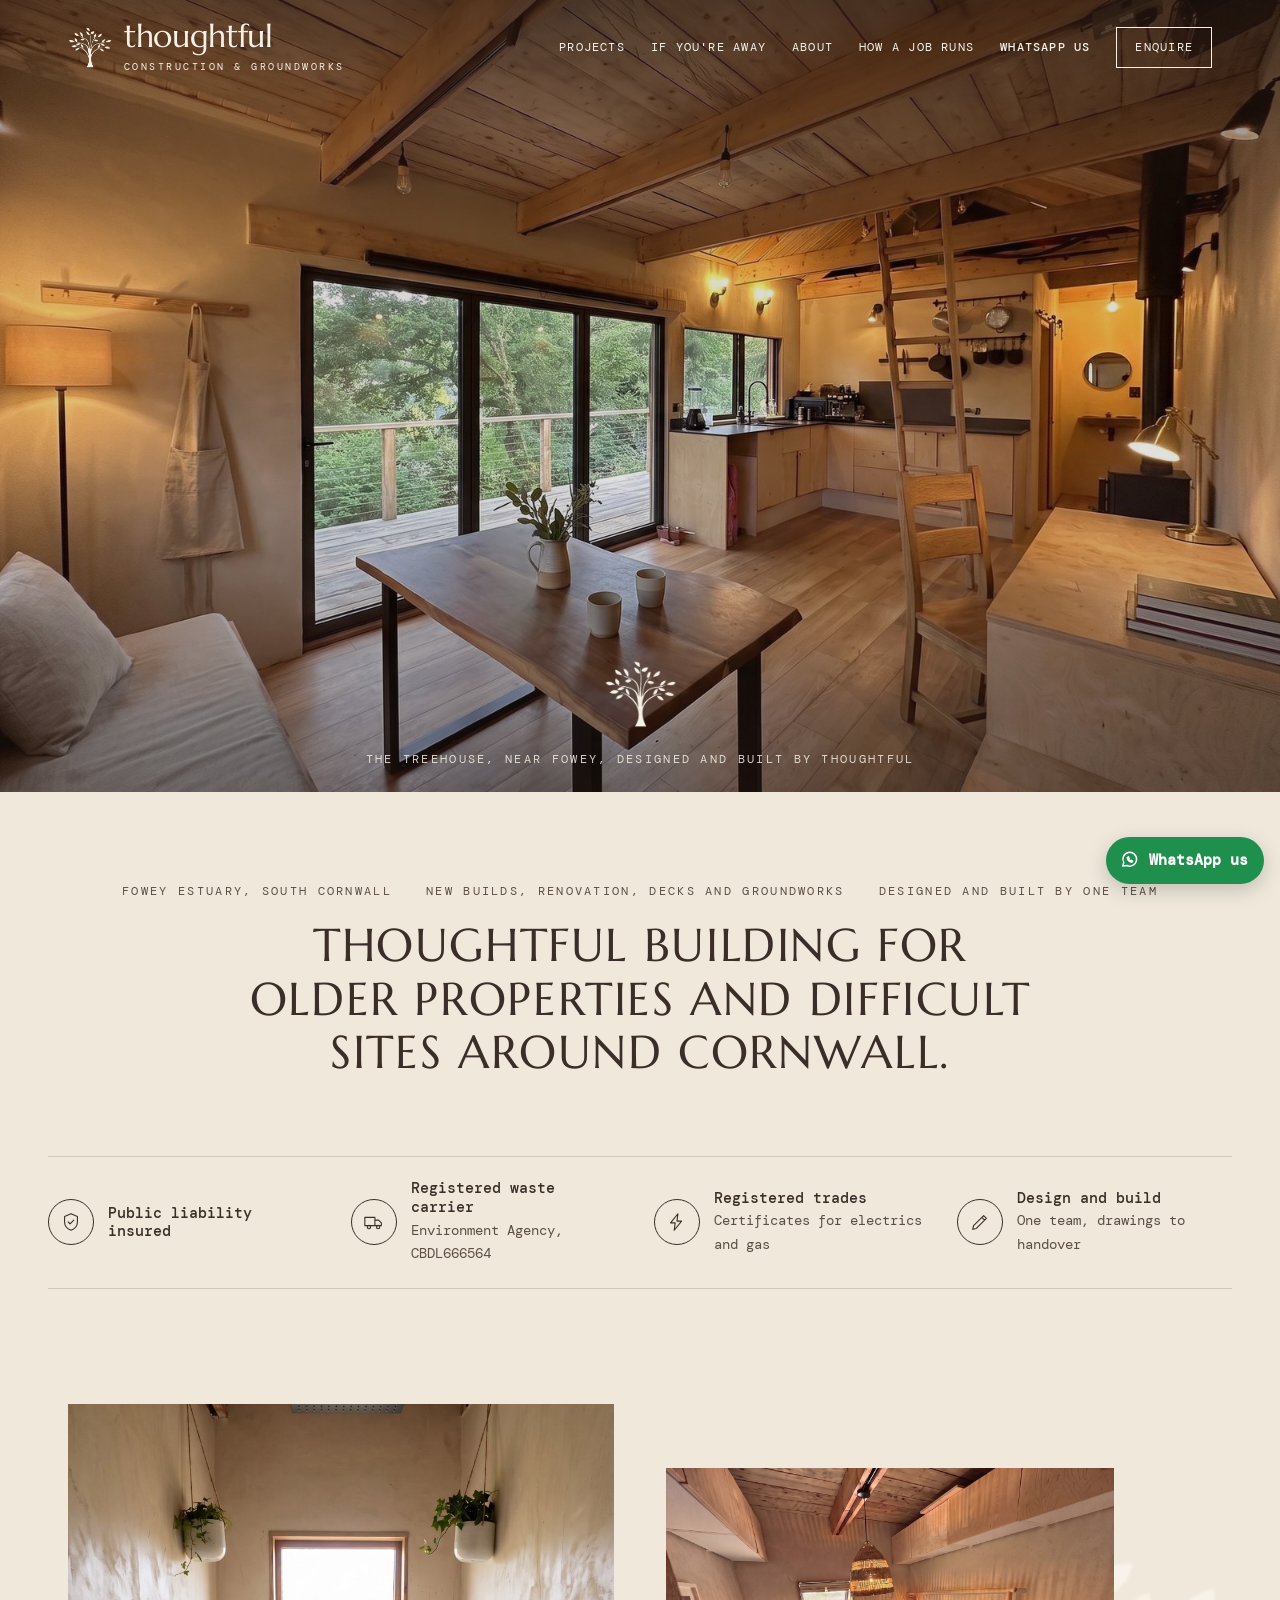
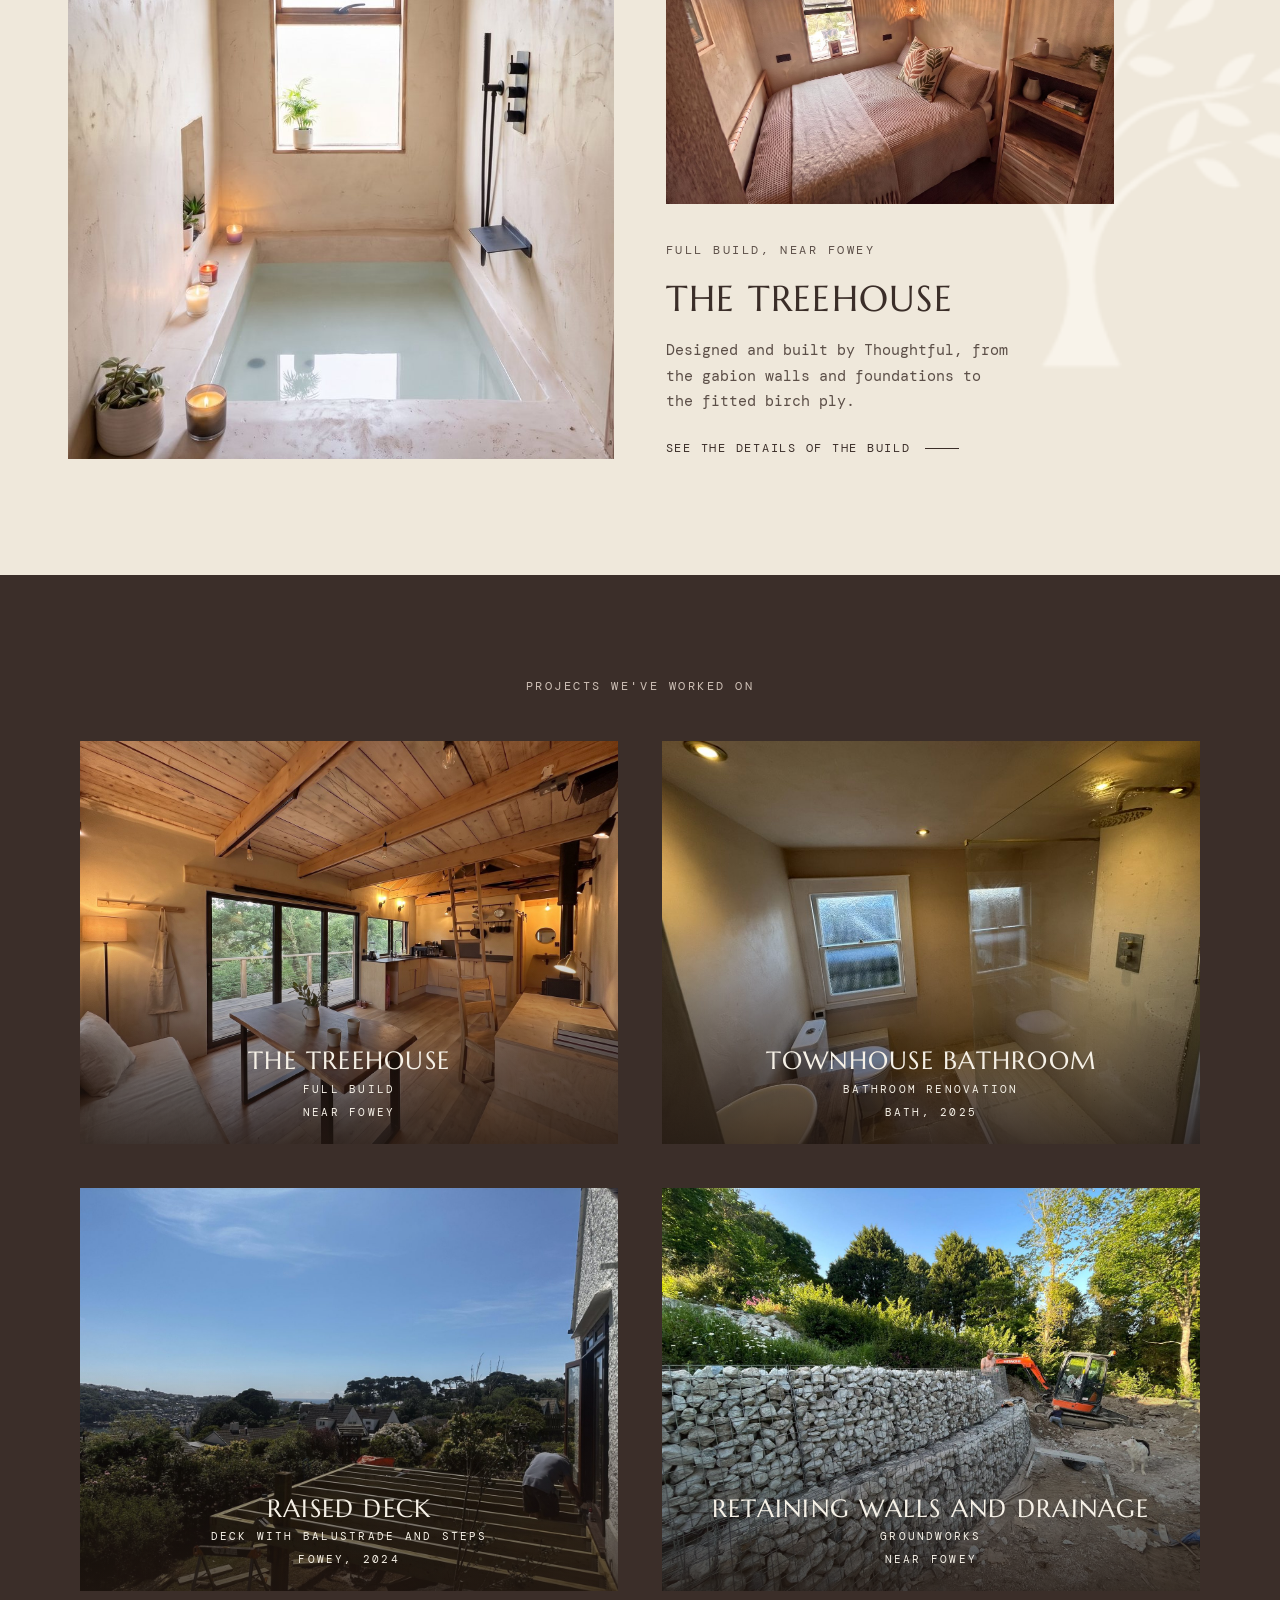
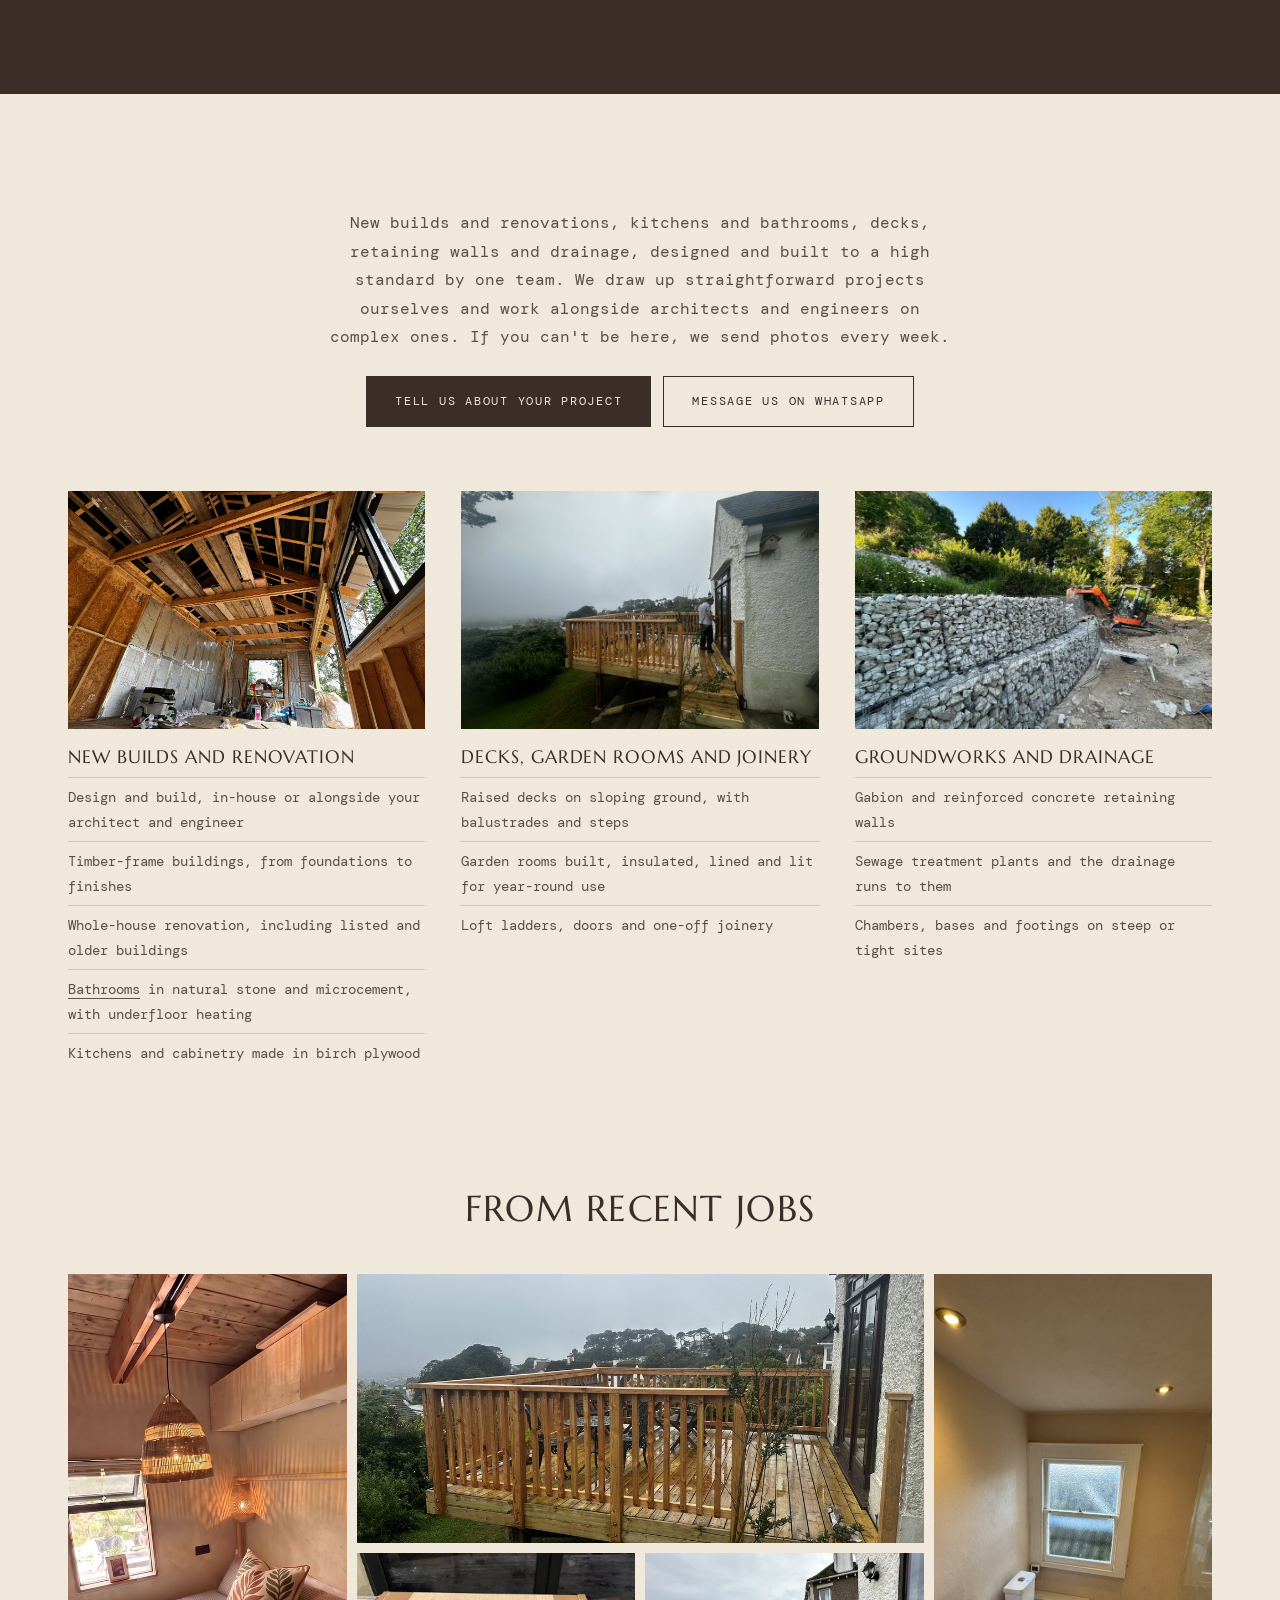
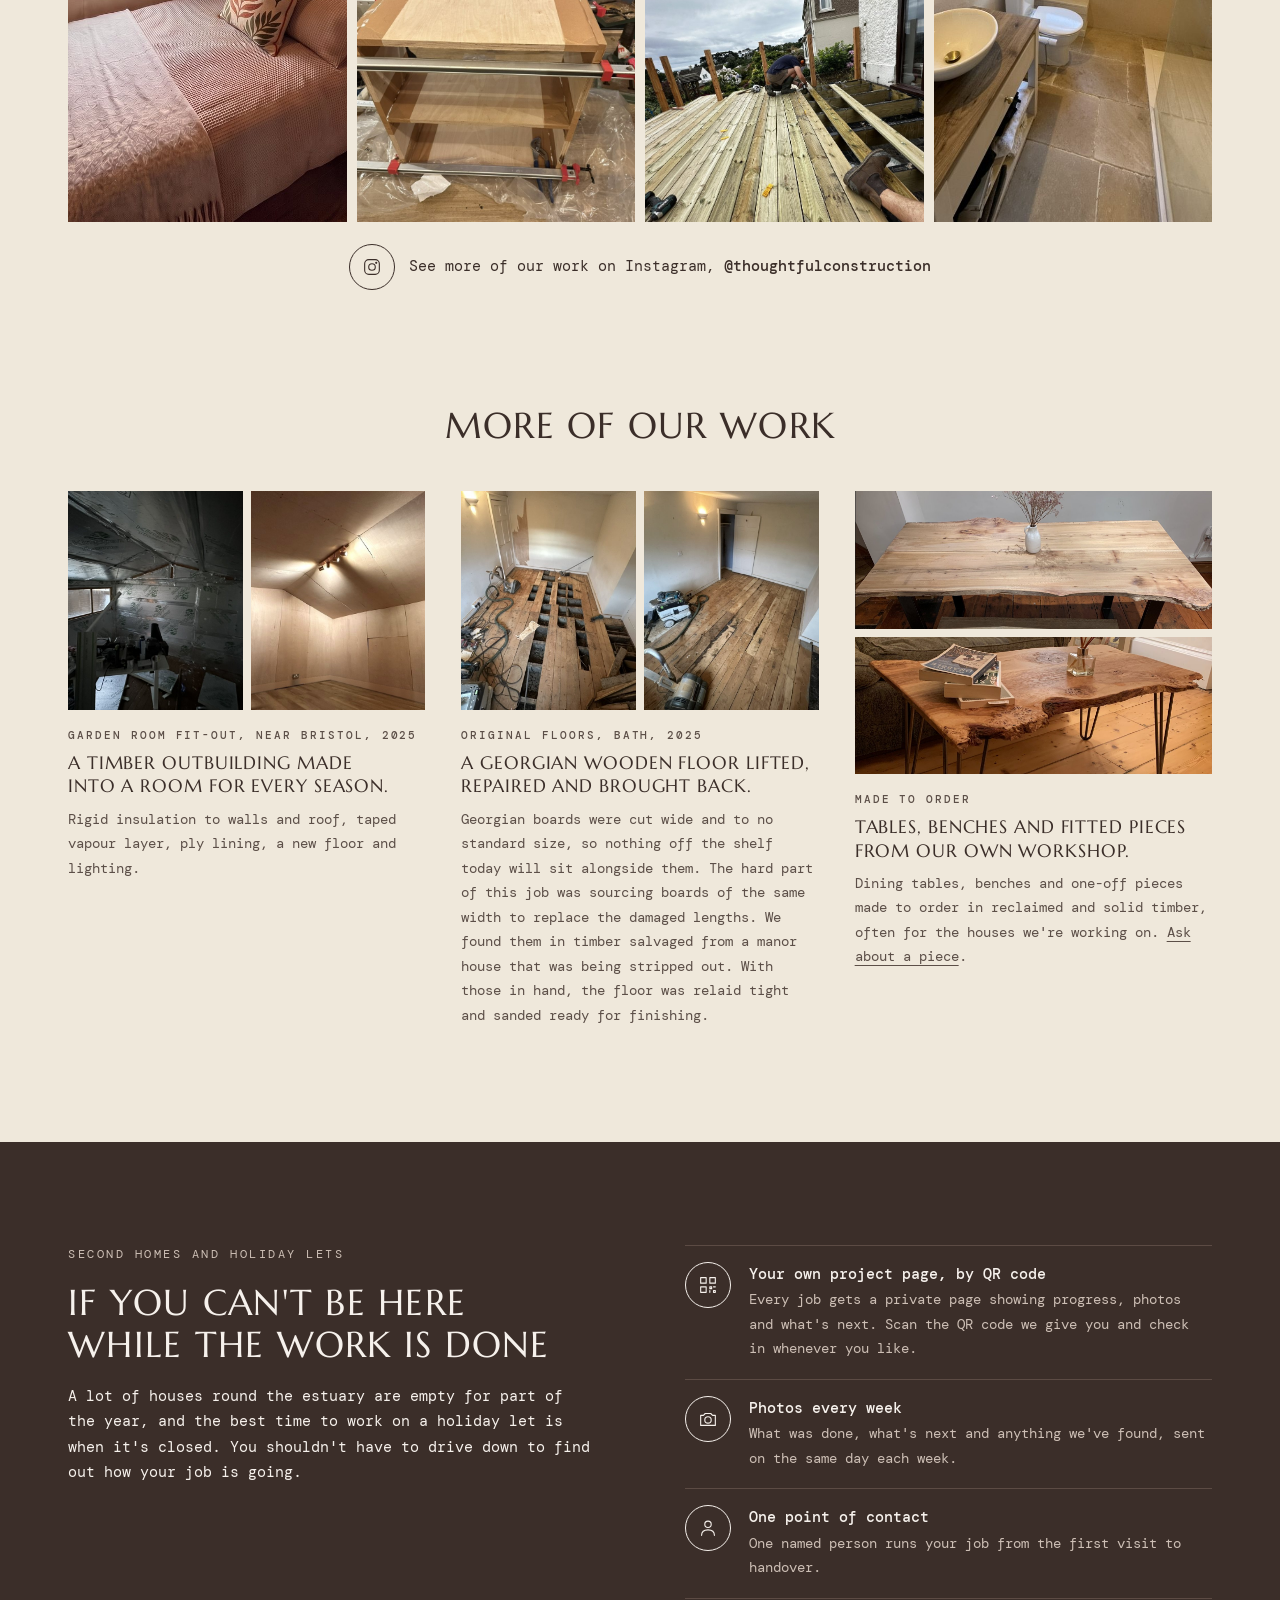
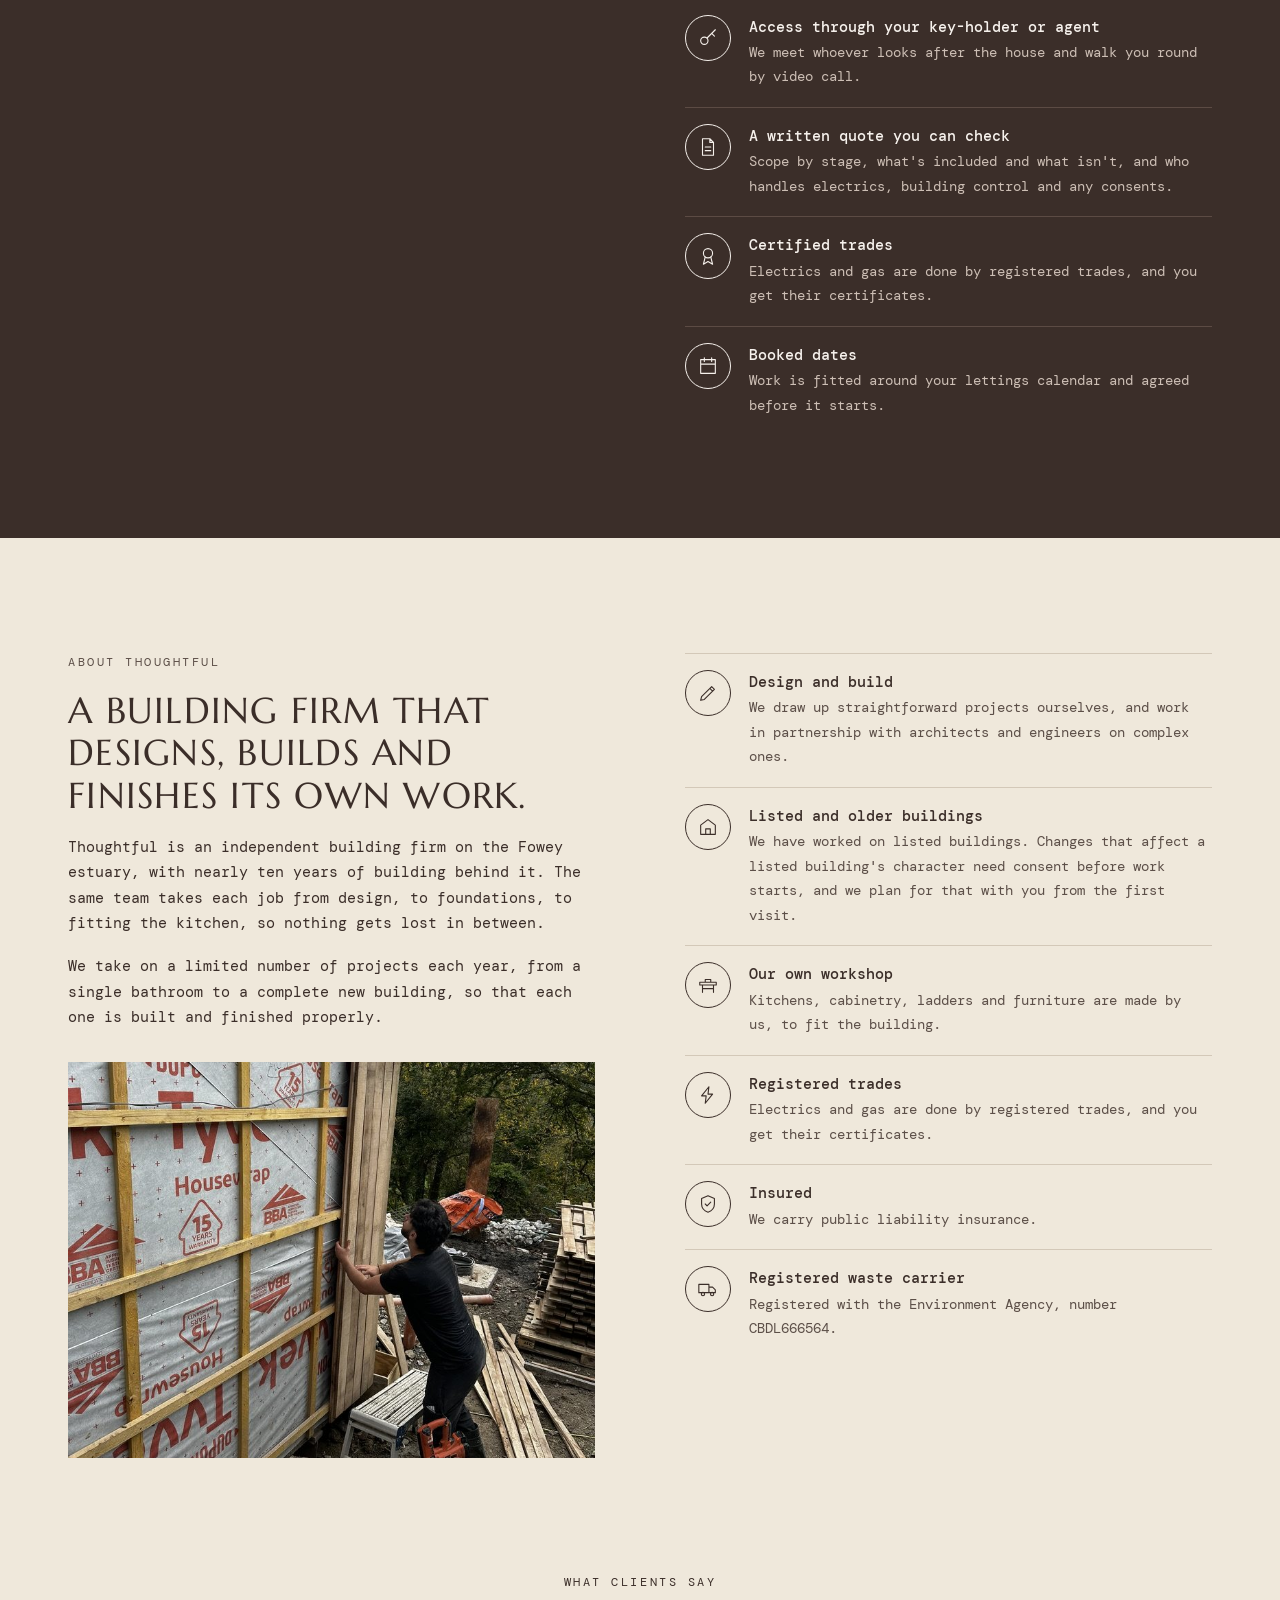
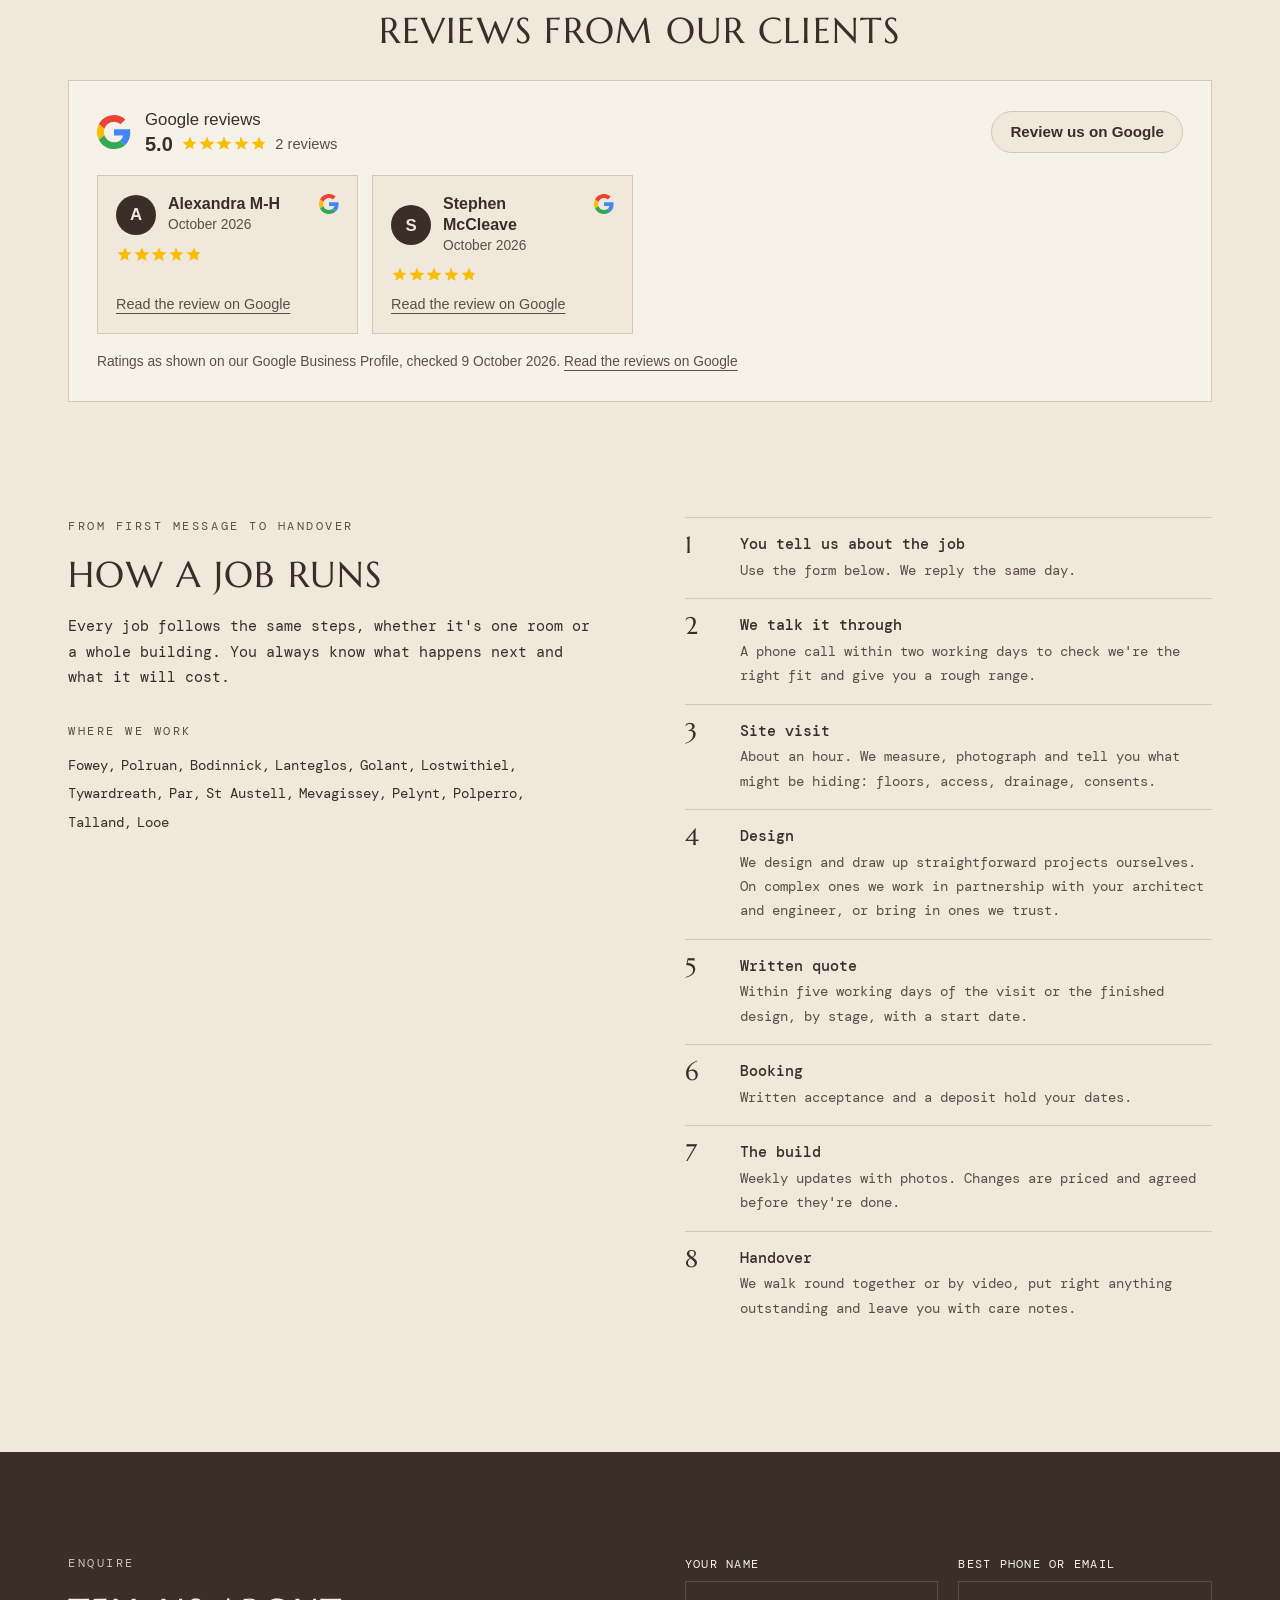
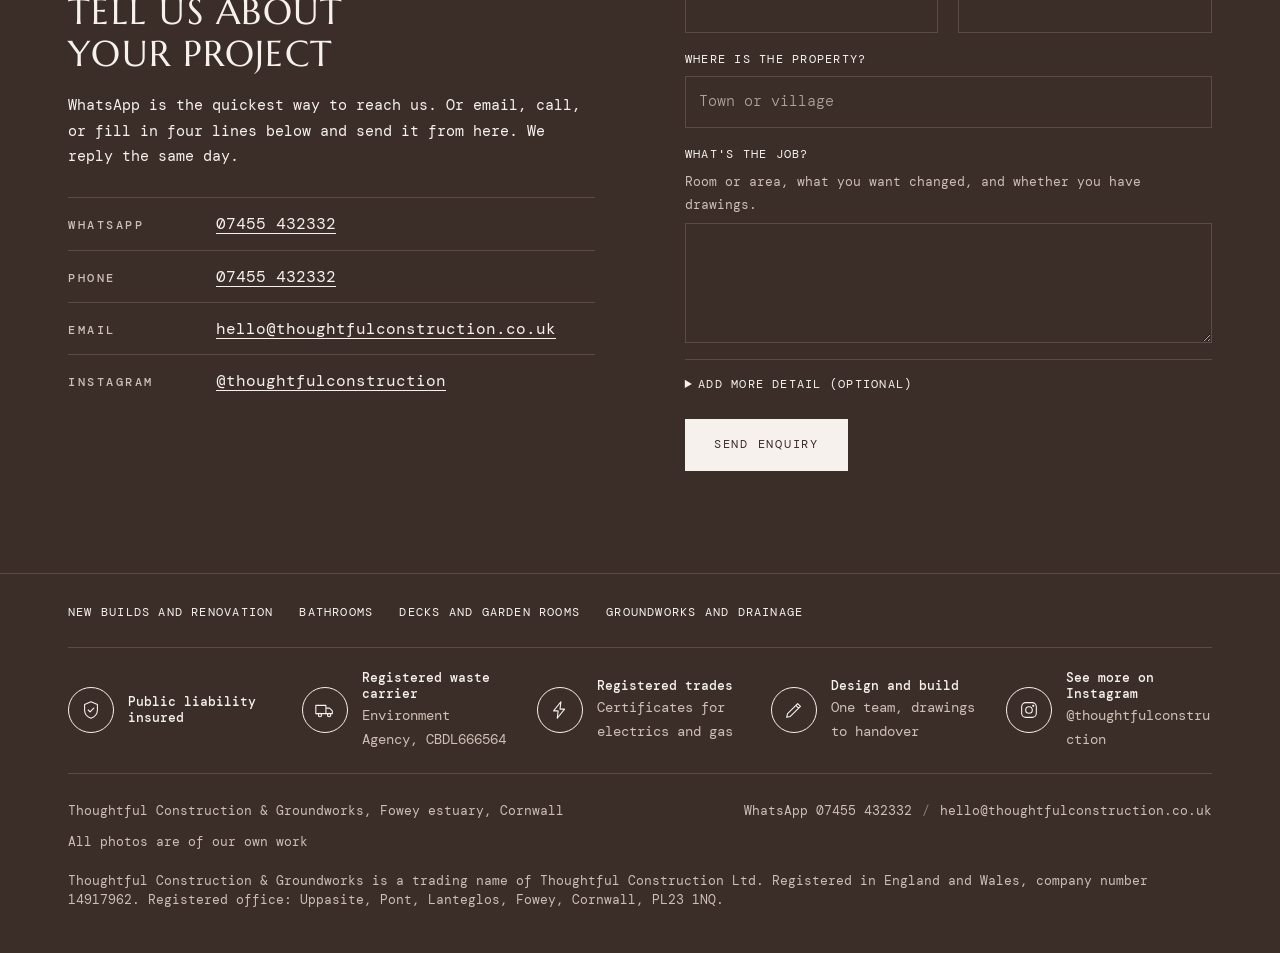
<file: index.html>
<!doctype html>
<html lang="en-GB">
<head>
<meta charset="utf-8">
<meta name="viewport" content="width=device-width, initial-scale=1">
<title>Thoughtful Construction &amp; Groundworks | Builders in Fowey, Cornwall</title>
<meta name="description" content="Thoughtful Construction &amp; Groundworks: new builds, renovations, kitchens, bathrooms and groundworks for older properties and difficult sites around Fowey, Cornwall.">
<meta property="og:title" content="Thoughtful Construction &amp; Groundworks">
<meta property="og:description" content="Thoughtful Construction &amp; Groundworks: new builds, renovations, kitchens, bathrooms and groundworks for older properties and difficult sites around Fowey, Cornwall.">
<meta property="og:image" content="https://thoughtfulconstruction.co.uk/img/tree-10.jpg">
<meta property="og:type" content="website">
<meta property="og:url" content="https://thoughtfulconstruction.co.uk/">
<link rel="canonical" href="https://thoughtfulconstruction.co.uk/">
<link rel="icon" href="/favicon.ico?v=3" sizes="any">
<link rel="icon" type="image/png" href="/favicon.png?v=3">
<link rel="apple-touch-icon" href="/apple-touch-icon.png?v=3">
<link rel="preconnect" href="https://fonts.googleapis.com">
<link rel="preconnect" href="https://fonts.gstatic.com" crossorigin>
<link rel="stylesheet" href="https://fonts.googleapis.com/css2?family=DM+Mono:wght@300;400;500&family=Marcellus&display=swap">
<link rel="stylesheet" href="/style.css">
<script type="application/ld+json">
{"@context":"https://schema.org","@type":"GeneralContractor","name":"Thoughtful Construction & Groundworks","legalName":"Thoughtful Construction Ltd","url":"https://thoughtfulconstruction.co.uk/","telephone":"+447455432332","email":"hello@thoughtfulconstruction.co.uk","image":"https://thoughtfulconstruction.co.uk/img/tree-10.jpg","logo":"https://thoughtfulconstruction.co.uk/apple-touch-icon.png","description":"New builds, renovations, kitchens, bathrooms, decks and groundworks for older properties and difficult sites around Fowey, Cornwall.","areaServed":["Fowey","Polruan","Lostwithiel","St Austell","Polperro","Looe","Cornwall"],"sameAs":["https://www.instagram.com/thoughtfulconstruction/"]}
</script>
</head>
<body class="home">
<svg class="sprite" aria-hidden="true" width="0" height="0"><defs><symbol id="i-shield" viewBox="0 0 24 24"><path d="M12 3l7 3v6c0 4.5-3 7.5-7 9-4-1.5-7-4.5-7-9V6z"/><path d="M9 12l2 2 4-4"/></symbol><symbol id="i-truck" viewBox="0 0 24 24"><path d="M2 7h11v9H2zM13 10h4l3 3v3h-7"/><circle cx="6.5" cy="17.5" r="1.8"/><circle cx="16.5" cy="17.5" r="1.8"/></symbol><symbol id="i-bolt" viewBox="0 0 24 24"><path d="M13 3L5 13h5l-1 8 8-10h-5z"/></symbol><symbol id="i-pencil" viewBox="0 0 24 24"><path d="M4 20l1-4L16 5l3 3L8 19zM14 7l3 3"/></symbol><symbol id="i-house" viewBox="0 0 24 24"><path d="M4 20V10l8-6 8 6v10zM9.5 20v-6h5v6"/></symbol><symbol id="i-bench" viewBox="0 0 24 24"><path d="M3 9h18v3H3zM6 12v8M18 12v8M6 16h12M9 9V6h6v3"/></symbol><symbol id="i-qr" viewBox="0 0 24 24"><path d="M4 4h6v6H4zM14 4h6v6h-6zM4 14h6v6H4zM14 14h2v2h-2zM18 18h2v2h-2zM18 14h2M14 18v2"/></symbol><symbol id="i-camera" viewBox="0 0 24 24"><path d="M4 8h3l2-2h6l2 2h3v11H4z"/><circle cx="12" cy="13" r="3.5"/></symbol><symbol id="i-person" viewBox="0 0 24 24"><circle cx="12" cy="8" r="3.5"/><path d="M5 20c0-4 3-6 7-6s7 2 7 6"/></symbol><symbol id="i-key" viewBox="0 0 24 24"><circle cx="8" cy="15" r="4"/><path d="M11 12l9-9M16 7l3 3"/></symbol><symbol id="i-doc" viewBox="0 0 24 24"><path d="M6 3h8l4 4v14H6zM14 3v4h4M9 12h6M9 16h6"/></symbol><symbol id="i-rosette" viewBox="0 0 24 24"><circle cx="12" cy="9" r="5"/><path d="M9 13l-2 8 5-3 5 3-2-8"/></symbol><symbol id="i-calendar" viewBox="0 0 24 24"><path d="M4 5h16v15H4zM4 10h16M8 3v4M16 3v4"/></symbol><symbol id="i-g" viewBox="0 0 48 48"><path fill="#EA4335" d="M24 9.5c3.54 0 6.71 1.22 9.21 3.6l6.85-6.85C35.9 2.38 30.47 0 24 0 14.62 0 6.51 5.38 2.56 13.22l7.98 6.19C12.43 13.72 17.74 9.5 24 9.5z"/><path fill="#4285F4" d="M46.98 24.55c0-1.57-.15-3.09-.38-4.55H24v9.02h12.94c-.58 2.96-2.26 5.48-4.78 7.18l7.73 6c4.51-4.18 7.09-10.36 7.09-17.65z"/><path fill="#FBBC05" d="M10.53 28.59c-.48-1.45-.76-2.99-.76-4.59s.27-3.14.76-4.59l-7.98-6.19C.92 16.46 0 20.12 0 24c0 3.88.92 7.54 2.56 10.78l7.97-6.19z"/><path fill="#34A853" d="M24 48c6.48 0 11.93-2.13 15.89-5.81l-7.73-6c-2.15 1.45-4.92 2.3-8.16 2.3-6.26 0-11.57-4.22-13.47-9.91l-7.98 6.19C6.51 42.62 14.62 48 24 48z"/></symbol></defs></svg>
<header class="top">
  <div class="wrap">
    <a class="mark" href="#top" aria-label="Thoughtful Construction and Groundworks">
      <span class="tree" aria-hidden="true"></span><span class="rule" aria-hidden="true"></span>
      <span><b>Thoughtful</b><small>Construction &amp; Groundworks</small></span>
    </a>
    <nav aria-label="Sections">
      <a href="#work">Projects</a><a href="#away">If you're away</a><a href="#about">About</a><a href="#process">How a job runs</a><a class="tel" href="https://wa.me/447455432332?text=Hello%2C%20I%27d%20like%20to%20talk%20about%20some%20work." rel="noopener">WhatsApp us</a><a class="go" href="#enquire">Enquire</a>
    </nav>
  </div>
</header>

<main id="top">
<section class="hero">
  <div class="wrap">
    <h1>Thoughtful building for older properties and difficult sites around Cornwall.</h1>
    <ul class="rowline"><li>Fowey estuary, south Cornwall</li><li>New builds, renovation, decks and groundworks</li><li>Designed and built by one team</li></ul>
    <figure>
      <img src="/img/tree-10.jpg" width="1600" height="1200" alt="Inside the Treehouse near Fowey: timber ceiling, dining table, kitchen and loft ladder, designed and built by Thoughtful">
      <span class="tree" aria-hidden="true"></span>
      <figcaption>The Treehouse, near Fowey, designed and built by Thoughtful</figcaption>
    </figure>
    <ul class="seals">
      <li><i class="ico" aria-hidden="true"><svg><use href="#i-shield"/></svg></i><span><b>Public liability insured</b></span></li>
      <li><i class="ico" aria-hidden="true"><svg><use href="#i-truck"/></svg></i><span><b>Registered waste carrier</b><small>Environment Agency, CBDL666564</small></span></li>
      <li><i class="ico" aria-hidden="true"><svg><use href="#i-bolt"/></svg></i><span><b>Registered trades</b><small>Certificates for electrics and gas</small></span></li>
      <li><i class="ico" aria-hidden="true"><svg><use href="#i-pencil"/></svg></i><span><b>Design and build</b><small>One team, drawings to handover</small></span></li>
    </ul>
  </div>
</section>

<section class="feature">
  <div class="wrap">
    <img class="big-img" loading="lazy" src="/img/tree-35.jpg" width="896" height="1200" alt="Sunken microcement bath in the Treehouse">
    <div class="side">
      <span class="tree" aria-hidden="true"></span>
      <img class="small-img" loading="lazy" src="/img/tree-36.jpg" width="1400" height="1045" alt="Finished bedroom in the Treehouse with timber ceiling and fitted birch plywood storage">
      <div class="stack">
        <p class="label">Full build, near Fowey</p>
        <h2>The Treehouse</h2>
        <p>Designed and built by Thoughtful, from the gabion walls and foundations to the fitted birch ply.</p>
        <a class="line-link" href="/new-builds-and-renovation/#treehouse">See the details of the build</a>
      </div>
    </div>
  </div>
</section>

<section class="index" id="work">
  <div class="wrap">
    <h2 class="label">Projects we've worked on</h2>
    <ul>
      <li><a href="/new-builds-and-renovation/#treehouse"><b>The Treehouse</b><span>Full build</span><span>near Fowey</span><img loading="lazy" src="/img/tree-10.jpg" width="1600" height="1200" alt=""></a></li>
      <li><a href="/bathrooms/#bathroom"><b>Townhouse bathroom</b><span>Bathroom renovation</span><span>Bath, 2025</span><img loading="lazy" src="/img/bath-22.jpg" width="1024" height="768" alt=""></a></li>
      <li><a href="/decks-and-garden-rooms/#deck"><b>Raised deck</b><span>Deck with balustrade and steps</span><span>Fowey, 2024</span><img loading="lazy" src="/img/deck-16.jpg" width="1400" height="1050" alt=""></a></li>
      <li><a href="/groundworks-and-drainage/#groundworks"><b>Retaining walls and drainage</b><span>Groundworks</span><span>near Fowey</span><img loading="lazy" src="/img/ground-06.jpg" width="1600" height="1200" alt=""></a></li>
    </ul>
  </div>
</section>

<section class="plain">
  <div class="wrap">
    <div class="intro">
      <p class="big">New builds and renovations, kitchens and bathrooms, decks, retaining walls and drainage, designed and built to a high standard by one team. We draw up straightforward projects ourselves and work alongside architects and engineers on complex ones. If you can't be here, we send photos every week.</p>
      <div class="actions"><a class="btn" href="#enquire">Tell us about your project</a><a class="btn ghost" href="https://wa.me/447455432332?text=Hello%2C%20I%27d%20like%20to%20talk%20about%20some%20work." rel="noopener">Message us on WhatsApp</a></div>
    </div>
    <div class="svcs">
      <div class="svc">
      <a class="svc-img" href="/new-builds-and-renovation/" tabindex="-1" aria-hidden="true"><img loading="lazy" src="/img/tree-24.jpg" width="1400" height="903" alt=""></a>
      <h3><a href="/new-builds-and-renovation/">New builds and renovation</a></h3>
      <ul><li>Design and build, in-house or alongside your architect and engineer</li><li>Timber-frame buildings, from foundations to finishes</li><li>Whole-house renovation, including listed and older buildings</li><li><a href="/bathrooms/">Bathrooms</a> in natural stone and microcement, with underfloor heating</li><li>Kitchens and cabinetry made in birch plywood</li></ul>
      </div>
      <div class="svc">
      <a class="svc-img" href="/decks-and-garden-rooms/" tabindex="-1" aria-hidden="true"><img loading="lazy" src="/img/deck-13.jpg" width="1024" height="768" alt=""></a>
      <h3><a href="/decks-and-garden-rooms/">Decks, garden rooms and joinery</a></h3>
      <ul><li>Raised decks on sloping ground, with balustrades and steps</li><li>Garden rooms built, insulated, lined and lit for year-round use</li><li>Loft ladders, doors and one-off joinery</li></ul>
      </div>
      <div class="svc">
      <a class="svc-img" href="/groundworks-and-drainage/" tabindex="-1" aria-hidden="true"><img loading="lazy" src="/img/ground-06.jpg" width="1600" height="1200" alt=""></a>
      <h3><a href="/groundworks-and-drainage/">Groundworks and drainage</a></h3>
      <ul><li>Gabion and reinforced concrete retaining walls</li><li>Sewage treatment plants and the drainage runs to them</li><li>Chambers, bases and footings on steep or tight sites</li></ul>
      </div>
    </div>
  </div>
</section>

<section class="plain">
  <div class="wrap">
    <h2>From recent jobs</h2>
    <div class="gallery">
      <img class="tall" loading="lazy" src="/img/tree-36.jpg" width="1400" height="1045" alt="Finished bedroom in the Treehouse with timber ceiling and fitted storage">
      <img class="wide" loading="lazy" src="/img/deck-15.jpg" width="1024" height="768" alt="Finished raised deck from below with the valley beyond">
      <img class="tall" loading="lazy" src="/img/bath-17.jpg" width="768" height="1024" alt="Finished bathroom from the door: basin on timber vanity, stone floor, shower beyond">
      <img loading="lazy" src="/img/tree-32.jpg" width="1024" height="768" alt="A birch plywood cabinet in clamps in the workshop">
      <img loading="lazy" src="/img/deck-09.jpg" width="1024" height="768" alt="Deck boards going down">
    </div>
    <p class="more-link"><a href="https://www.instagram.com/thoughtfulconstruction/" rel="noopener"><i class="ico" aria-hidden="true"><svg viewBox="0 0 24 24"><rect x="4" y="4" width="16" height="16" rx="4.5"/><circle cx="12" cy="12" r="3.6"/><circle cx="16.6" cy="7.4" r=".6"/></svg></i><span>See more of our work on Instagram, <b>@thoughtfulconstruction</b></span></a></p>
  </div>
</section>

<section class="small">
  <div class="wrap">
    <h2>More of our work</h2>
    <div class="small-grid">
      <article>
        <div class="pair"><img loading="lazy" src="/img/garden-03.jpg" width="1024" height="768" alt="Timber outbuilding insulated and foil-taped"><img loading="lazy" src="/img/garden-05.jpg" width="976" height="652" alt="The same room lined in ply with track lighting"></div>
        <span class="label">Garden room fit-out, near Bristol, 2025</span>
        <h3>A timber outbuilding made into a room for every season.</h3>
        <p>Rigid insulation to walls and roof, taped vapour layer, ply lining, a new floor and lighting.</p>
      </article>
      <article>
        <div class="pair"><img loading="lazy" src="/img/floor-01.jpg" width="1024" height="768" alt="Original Georgian floorboards lifted for repair"><img loading="lazy" src="/img/floor-04.jpg" width="1024" height="768" alt="The repaired floor being sanded"></div>
        <span class="label">Original floors, Bath, 2025</span>
        <h3>A Georgian wooden floor lifted, repaired and brought back.</h3>
        <p>Georgian boards were cut wide and to no standard size, so nothing off the shelf today will sit alongside them. The hard part of this job was sourcing boards of the same width to replace the damaged lengths. We found them in timber salvaged from a manor house that was being stripped out. With those in hand, the floor was relaid tight and sanded ready for finishing.</p>
      </article>
      <article>
        <div class="pair wide"><img loading="lazy" src="/img/made-13.jpg" width="1400" height="538" alt="Live-edge dining table top on steel legs"><img loading="lazy" src="/img/made-14.jpg" width="1400" height="538" alt="Live-edge burr timber coffee table on hairpin legs"></div>
        <span class="label">Made to order</span>
        <h3>Tables, benches and fitted pieces from our own workshop.</h3>
        <p>Dining tables, benches and one-off pieces made to order in reclaimed and solid timber, often for the houses we're working on. <a href="#enquire" data-type="Kitchen, joinery or furniture">Ask about a piece</a>.</p>
      </article>
    </div>
  </div>
</section>

<section class="plain" id="away">
  <div class="wrap two">
    <div class="stack">
      <p class="label">Second homes and holiday lets</p>
      <h2>If you can't be here while the work is done</h2>
      <p>A lot of houses round the estuary are empty for part of the year, and the best time to work on a holiday let is when it's closed. You shouldn't have to drive down to find out how your job is going.</p>
    </div>
    <ul class="ticks icons">
      <li><i class="ico" aria-hidden="true"><svg><use href="#i-qr"/></svg></i><b>Your own project page, by QR code</b><span>Every job gets a private page showing progress, photos and what's next. Scan the QR code we give you and check in whenever you like.</span></li>
      <li><i class="ico" aria-hidden="true"><svg><use href="#i-camera"/></svg></i><b>Photos every week</b><span>What was done, what's next and anything we've found, sent on the same day each week.</span></li>
      <li><i class="ico" aria-hidden="true"><svg><use href="#i-person"/></svg></i><b>One point of contact</b><span>One named person runs your job from the first visit to handover.</span></li>
      <li><i class="ico" aria-hidden="true"><svg><use href="#i-key"/></svg></i><b>Access through your key-holder or agent</b><span>We meet whoever looks after the house and walk you round by video call.</span></li>
      <li><i class="ico" aria-hidden="true"><svg><use href="#i-doc"/></svg></i><b>A written quote you can check</b><span>Scope by stage, what's included and what isn't, and who handles electrics, building control and any consents.</span></li>
      <li><i class="ico" aria-hidden="true"><svg><use href="#i-rosette"/></svg></i><b>Certified trades</b><span>Electrics and gas are done by registered trades, and you get their certificates.</span></li>
      <li><i class="ico" aria-hidden="true"><svg><use href="#i-calendar"/></svg></i><b>Booked dates</b><span>Work is fitted around your lettings calendar and agreed before it starts.</span></li>
    </ul>
  </div>
</section>

<section class="plain" id="about">
  <div class="wrap two">
    <div class="stack">
      <p class="label">About Thoughtful</p>
      <h2>A building firm that designs, builds and finishes its own work.</h2>
      <p>Thoughtful is an independent building firm on the Fowey estuary, with nearly ten years of building behind it. The same team takes each job from design, to foundations, to fitting the kitchen, so nothing gets lost in between.</p>
      <p>We take on a limited number of projects each year, from a single bathroom to a complete new building, so that each one is built and finished properly.</p>
      <img class="aside-img" loading="lazy" src="/img/tree-25.jpg" width="768" height="1024" alt="Timber cladding being fixed over battens and breather membrane">
    </div>
    <ul class="ticks icons">
      <li><i class="ico" aria-hidden="true"><svg><use href="#i-pencil"/></svg></i><b>Design and build</b><span>We draw up straightforward projects ourselves, and work in partnership with architects and engineers on complex ones.</span></li>
      <li><i class="ico" aria-hidden="true"><svg><use href="#i-house"/></svg></i><b>Listed and older buildings</b><span>We have worked on listed buildings. Changes that affect a listed building's character need consent before work starts, and we plan for that with you from the first visit.</span></li>
      <li><i class="ico" aria-hidden="true"><svg><use href="#i-bench"/></svg></i><b>Our own workshop</b><span>Kitchens, cabinetry, ladders and furniture are made by us, to fit the building.</span></li>
      <li><i class="ico" aria-hidden="true"><svg><use href="#i-bolt"/></svg></i><b>Registered trades</b><span>Electrics and gas are done by registered trades, and you get their certificates.</span></li>
      <li><i class="ico" aria-hidden="true"><svg><use href="#i-shield"/></svg></i><b>Insured</b><span>We carry public liability insurance.</span></li>
      <li><i class="ico" aria-hidden="true"><svg><use href="#i-truck"/></svg></i><b>Registered waste carrier</b><span>Registered with the Environment Agency, number CBDL666564.</span></li>
    </ul>
  </div>
</section>

<!-- Client reviews. Switched on 9 October 2026.
     The cards show each reviewer's name, date and stars only. The review wording is
     left on Google, because the site does not name individuals in the firm.
     This is copied by hand from our Google Business Profile and is not a live feed,
     so the score, count, names and stars must match what Google shows.
     Never write, shorten or alter a review ourselves.

     When a new review arrives:
     1. Copy a <li class="g-card"> below and change the initial, name, month and
        data-stars (the number of stars the reviewer gave, 1 to 5).
     2. Set the summary line to what Google shows: the score, the count, and the
        stars (for a score that is not a whole number, such as 4.7, add
        style="--n:4.7" to that g-stars span). Set the "checked" date to today.
     To show a review's wording as well, add <p>The review, word for word.</p>
     under the stars. To switch the section off, add the word "hidden" to the
     <section> line.
-->
<section class="plain" id="reviews">
  <div class="wrap">
    <p class="label">What clients say</p>
    <h2>Reviews from our clients</h2>
    <div class="g-box">
      <div class="g-head">
        <svg class="g-mark" aria-hidden="true"><use href="#i-g"/></svg>
        <div class="g-sum">
          <b>Google reviews</b>
          <span><span class="g-score">5.0</span><span class="g-stars" data-stars="5" role="img" aria-label="5.0 out of 5 stars"></span><span class="g-count">2 reviews</span></span>
        </div>
        <a class="g-btn" href="https://g.page/r/CZiv4HWzdBLGEBM/review" rel="noopener">Review us on Google</a>
      </div>
      <ul class="g-list">
        <li class="g-card">
          <div class="g-who"><span class="g-av" aria-hidden="true">A</span><b>Alexandra M-H</b><small>October 2026</small><svg class="g-mark" aria-hidden="true"><use href="#i-g"/></svg></div>
          <span class="g-stars" data-stars="5" role="img" aria-label="5 out of 5 stars"></span>
          <a href="https://g.page/r/CZiv4HWzdBLGEBM" rel="noopener">Read the review on Google</a>
        </li>
        <li class="g-card">
          <div class="g-who"><span class="g-av" aria-hidden="true">S</span><b>Stephen McCleave</b><small>October 2026</small><svg class="g-mark" aria-hidden="true"><use href="#i-g"/></svg></div>
          <span class="g-stars" data-stars="5" role="img" aria-label="5 out of 5 stars"></span>
          <a href="https://g.page/r/CZiv4HWzdBLGEBM" rel="noopener">Read the review on Google</a>
        </li>
      </ul>
      <p class="g-foot">Ratings as shown on our Google Business Profile, checked <span class="g-date">9 October 2026</span>. <a href="https://g.page/r/CZiv4HWzdBLGEBM" rel="noopener">Read the reviews on Google</a></p>
    </div>
  </div>
</section>

<section class="plain" id="process">
  <div class="wrap two">
    <div class="stack">
      <p class="label">From first message to handover</p>
      <h2>How a job runs</h2>
      <p>Every job follows the same steps, whether it's one room or a whole building. You always know what happens next and what it will cost.</p>
      <div class="stack" style="margin-top:14px;gap:.7rem">
        <span class="label">Where we work</span>
        <ul class="places"><li>Fowey</li><li>Polruan</li><li>Bodinnick</li><li>Lanteglos</li><li>Golant</li><li>Lostwithiel</li><li>Tywardreath</li><li>Par</li><li>St Austell</li><li>Mevagissey</li><li>Pelynt</li><li>Polperro</li><li>Talland</li><li>Looe</li></ul>
      </div>
    </div>
    <ol class="steps">
      <li><b>You tell us about the job</b><span>Use the form below. We reply the same day.</span></li>
      <li><b>We talk it through</b><span>A phone call within two working days to check we're the right fit and give you a rough range.</span></li>
      <li><b>Site visit</b><span>About an hour. We measure, photograph and tell you what might be hiding: floors, access, drainage, consents.</span></li>
      <li><b>Design</b><span>We design and draw up straightforward projects ourselves. On complex ones we work in partnership with your architect and engineer, or bring in ones we trust.</span></li>
      <li><b>Written quote</b><span>Within five working days of the visit or the finished design, by stage, with a start date.</span></li>
      <li><b>Booking</b><span>Written acceptance and a deposit hold your dates.</span></li>
      <li><b>The build</b><span>Weekly updates with photos. Changes are priced and agreed before they're done.</span></li>
      <li><b>Handover</b><span>We walk round together or by video, put right anything outstanding and leave you with care notes.</span></li>
    </ol>
  </div>
</section>

<section class="enquire" id="enquire">
  <div class="wrap">
    <div class="two">
      <div class="stack">
        <p class="label">Enquire</p>
        <h2>Tell us about your project</h2>
        <p>WhatsApp is the quickest way to reach us. Or email, call, or fill in four lines below and send it from here. We reply the same day.</p>
        <div class="contact"><div><div class="label">WhatsApp</div><span><a href="https://wa.me/447455432332?text=Hello%2C%20I%27d%20like%20to%20talk%20about%20some%20work." rel="noopener">07455 432332</a></span></div><div><div class="label">Phone</div><span><a href="tel:+447455432332">07455 432332</a></span></div><div><div class="label">Email</div><span><a href="mailto:hello@thoughtfulconstruction.co.uk">hello@thoughtfulconstruction.co.uk</a></span></div><div><div class="label">Instagram</div><span><a href="https://www.instagram.com/thoughtfulconstruction/" rel="noopener">@thoughtfulconstruction</a></span></div></div>
      </div>
      <div>
        <form id="enq" novalidate>
          <label>Your name<input id="f-name" name="name" autocomplete="name" required></label>
          <label>Best phone or email<input id="f-reach" name="reach" autocomplete="email" required></label>
          <label class="full">Where is the property?<input id="f-place" name="place" placeholder="Town or village"></label>
          <label class="full">What's the job?<span class="hint">Room or area, what you want changed, and whether you have drawings.</span><textarea id="f-job" name="job" required></textarea></label>
          <details class="full more" id="f-more"><summary>Add more detail (optional)</summary>
            <div class="grid">
              <label>Kind of work
            <select id="f-type" name="type"><option value="">Choose one</option><option>New build or extension</option><option>Bathroom</option><option>Renovation of several rooms</option><option>Deck or garden room</option><option>Groundworks or drainage</option><option>Kitchen, joinery or furniture</option><option>Something else</option></select></label>
              <label>Rough budget
            <select id="f-budget" name="budget"><option value="">Choose one</option><option>Under £8,000</option><option>£8,000 to £15,000</option><option>£15,000 to £30,000</option><option>£30,000 to £60,000</option><option>Over £60,000</option><option>Not sure yet</option></select></label>
              <label>When would you like it done?<input id="f-when" name="when" placeholder="For example: before Easter"></label>
              <label>Is it listed, or let to guests?
            <select id="f-status" name="status"><option value="">Choose one</option><option>Neither</option><option>Listed building</option><option>Holiday let</option><option>Listed and let</option><option>Not sure</option></select></label>
              <label>Will you be nearby during the work?
            <select id="f-local" name="local"><option value="">Choose one</option><option>Yes, I live there</option><option>Sometimes</option><option>No, someone holds the keys</option></select></label>
              <label class="full">How did you hear about us?<input id="f-source" name="source"></label>
            </div>
          </details>
          <input type="checkbox" name="botcheck" class="hp" tabindex="-1" autocomplete="off" aria-hidden="true">
          <div class="full actions"><button class="btn" type="submit" id="f-go">Send enquiry</button><span class="err" id="f-err" role="alert" hidden></span></div>
        </form>
        <div class="result" id="f-done" hidden role="status">
          <span class="label">Sent</span>
          <p><b>Thank you, we have your message.</b> We reply the same day, by phone or email. If it's urgent, WhatsApp or call 07455 432332.</p>
        </div>
        <div class="result" id="result" hidden>
          <span class="label">Your message, ready to send</span>
          <textarea id="f-out" readonly aria-label="Your enquiry message"></textarea>
          <div class="actions"><a class="btn" id="f-mail" href="mailto:hello@thoughtfulconstruction.co.uk">Send by email</a><a class="btn ghost" id="f-wa" href="https://wa.me/447455432332?text=Hello%2C%20I%27d%20like%20to%20talk%20about%20some%20work." rel="noopener">Send on WhatsApp</a><button class="btn ghost" type="button" id="f-copy">Copy message</button><span id="f-copied" class="label" role="status"></span></div>
          <p id="f-send"></p>
        </div>
      </div>
    </div>
  </div>
</section>
</main>

<footer>
  <div class="wrap"><span class="links"><a href="/new-builds-and-renovation/">New builds and renovation</a><a href="/bathrooms/">Bathrooms</a><a href="/decks-and-garden-rooms/">Decks and garden rooms</a><a href="/groundworks-and-drainage/">Groundworks and drainage</a></span><ul class="seals"><li><i class="ico" aria-hidden="true"><svg viewBox="0 0 24 24"><path d="M12 3l7 3v6c0 4.5-3 7.5-7 9-4-1.5-7-4.5-7-9V6z"/><path d="M9 12l2 2 4-4"/></svg></i><span><b>Public liability insured</b></span></li><li><i class="ico" aria-hidden="true"><svg viewBox="0 0 24 24"><path d="M2 7h11v9H2zM13 10h4l3 3v3h-7"/><circle cx="6.5" cy="17.5" r="1.8"/><circle cx="16.5" cy="17.5" r="1.8"/></svg></i><span><b>Registered waste carrier</b><small>Environment Agency, CBDL666564</small></span></li><li><i class="ico" aria-hidden="true"><svg viewBox="0 0 24 24"><path d="M13 3L5 13h5l-1 8 8-10h-5z"/></svg></i><span><b>Registered trades</b><small>Certificates for electrics and gas</small></span></li><li><i class="ico" aria-hidden="true"><svg viewBox="0 0 24 24"><path d="M4 20l1-4L16 5l3 3L8 19zM14 7l3 3"/></svg></i><span><b>Design and build</b><small>One team, drawings to handover</small></span></li><li><a href="https://www.instagram.com/thoughtfulconstruction/" rel="noopener"><i class="ico" aria-hidden="true"><svg viewBox="0 0 24 24"><rect x="4" y="4" width="16" height="16" rx="4.5"/><circle cx="12" cy="12" r="3.6"/><circle cx="16.6" cy="7.4" r=".6"/></svg></i><span><b>See more on Instagram</b><small>@thoughtfulconstruction</small></span></a></li></ul><span>Thoughtful Construction &amp; Groundworks, Fowey estuary, Cornwall</span><span class="sep"><a href="https://wa.me/447455432332?text=Hello%2C%20I%27d%20like%20to%20talk%20about%20some%20work." rel="noopener">WhatsApp 07455 432332</a><a href="mailto:hello@thoughtfulconstruction.co.uk">hello@thoughtfulconstruction.co.uk</a></span><span>All photos are of our own work</span><span class="legal">Thoughtful Construction &amp; Groundworks is a trading name of Thoughtful Construction Ltd. Registered in England and Wales, company number 14917962. Registered office: Uppasite, Pont, Lanteglos, Fowey, Cornwall, PL23 1NQ.</span></div>
</footer>
<a class="wa-float" href="https://wa.me/447455432332?text=Hello%2C%20I%27d%20like%20to%20talk%20about%20some%20work." rel="noopener" aria-label="Message us on WhatsApp"><svg viewBox="0 0 24 24" aria-hidden="true"><path d="M4 18.5l1.2-3.6A7.5 7.5 0 1 1 8.6 18z"/><path d="M9 9.5c.3 2.2 2.3 4.4 4.9 5l1-1.3-1.8-.9-.7.7c-.9-.4-1.6-1.1-2-2l.7-.7-.8-1.9z"/></svg><span>WhatsApp us</span></a>

<script src="/site.js?v=3"></script>
</body>
</html>
</file>
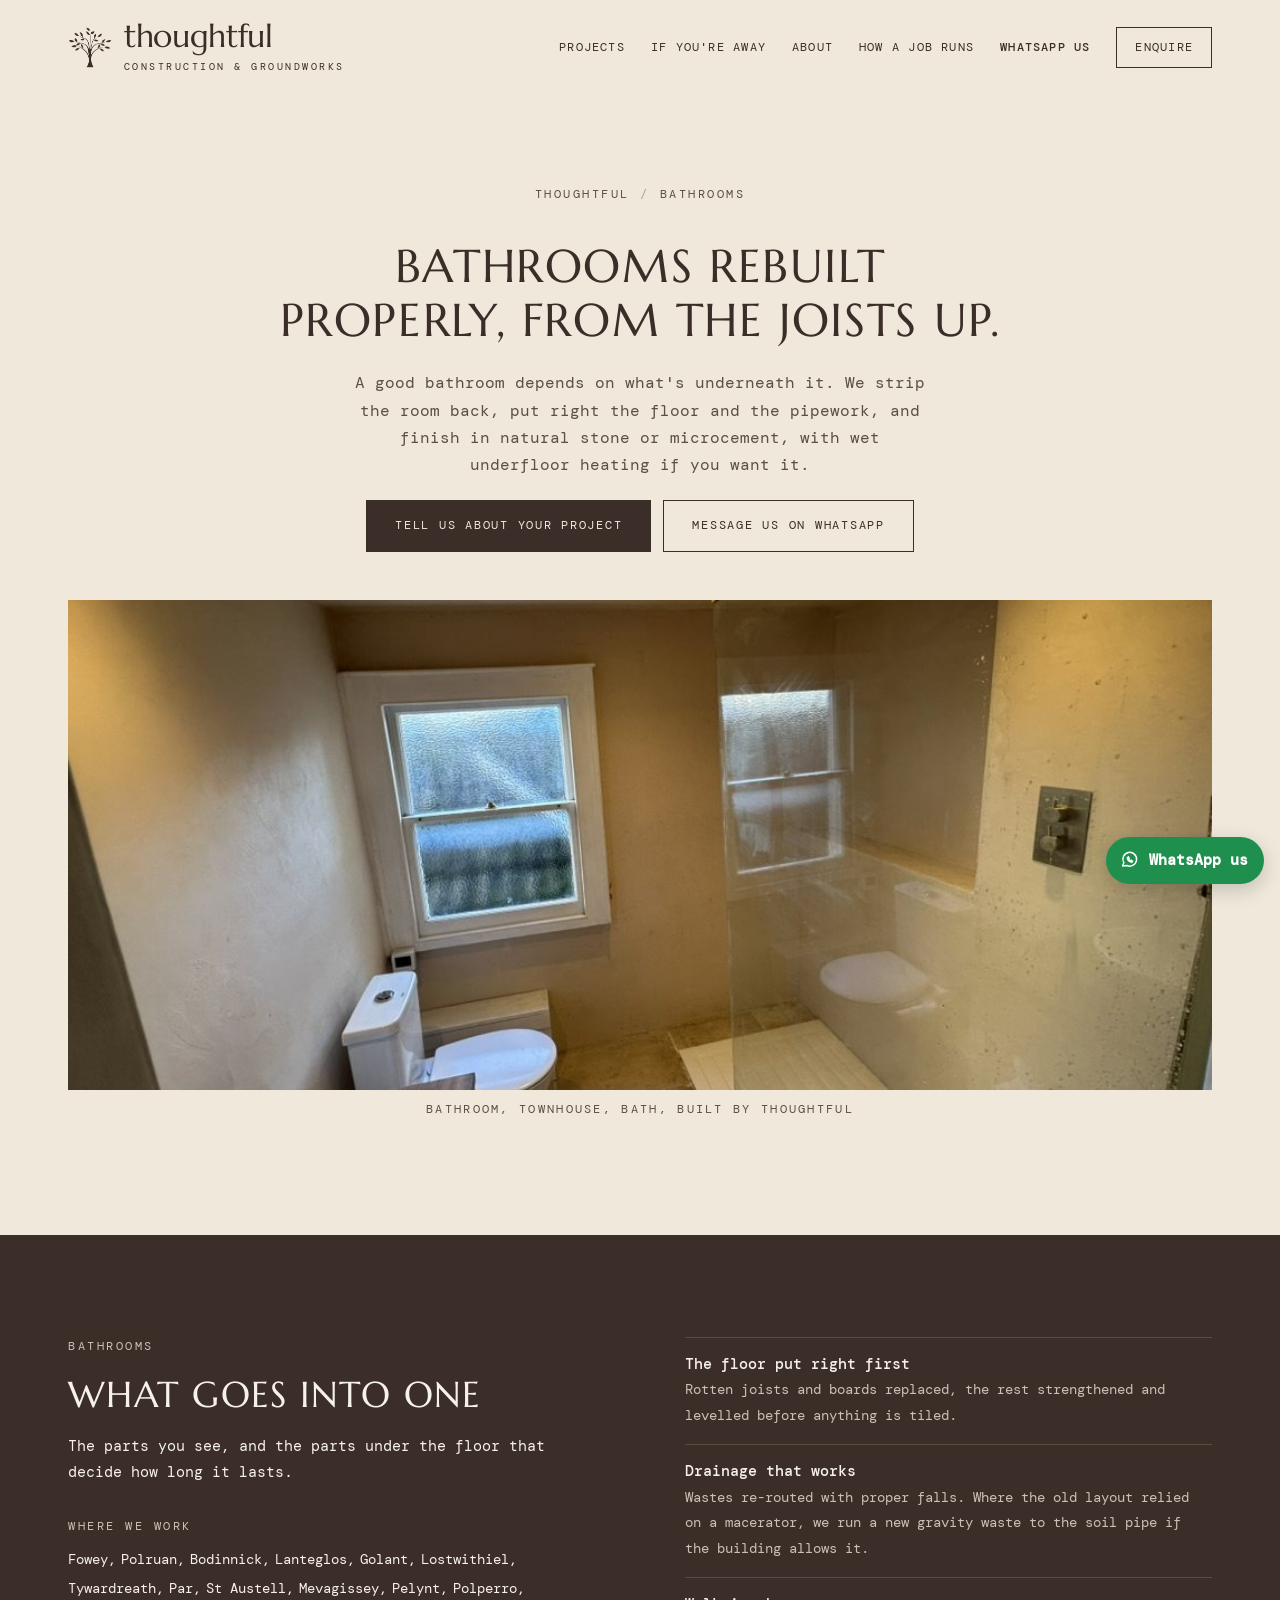
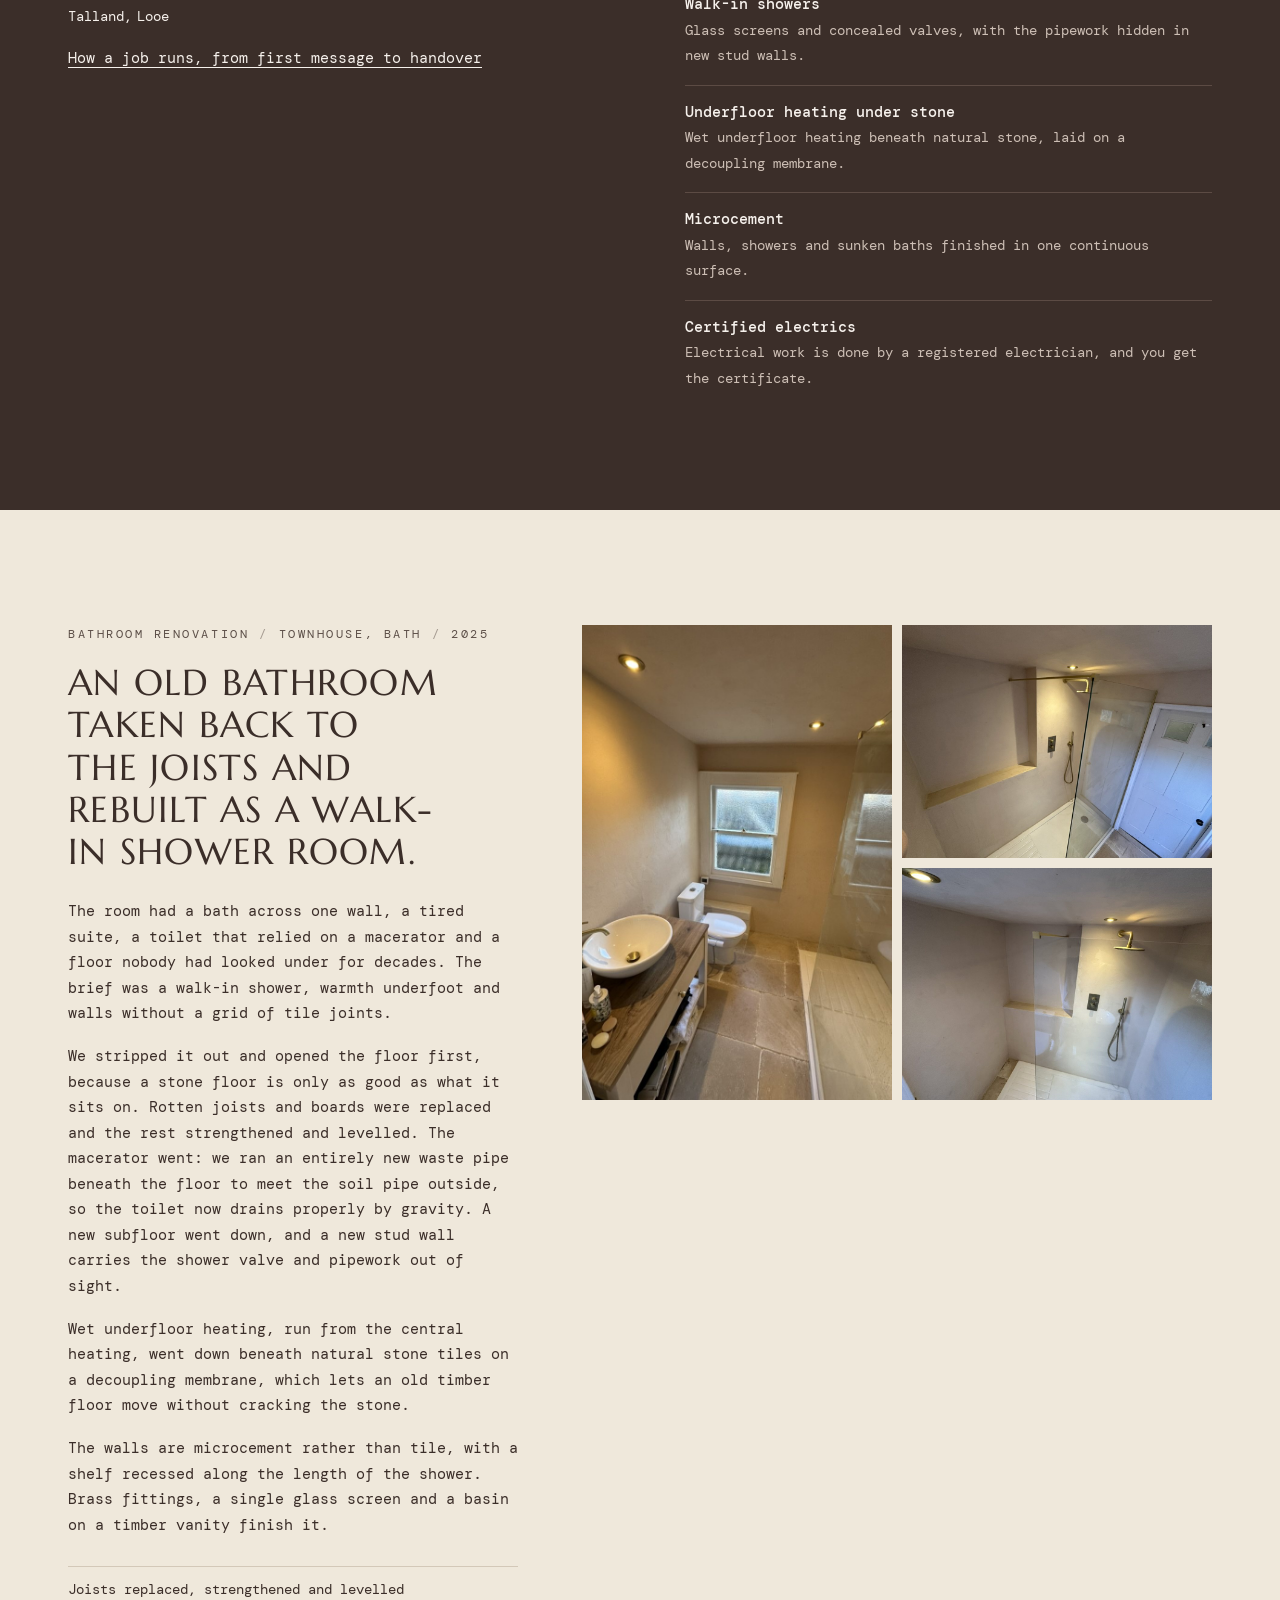
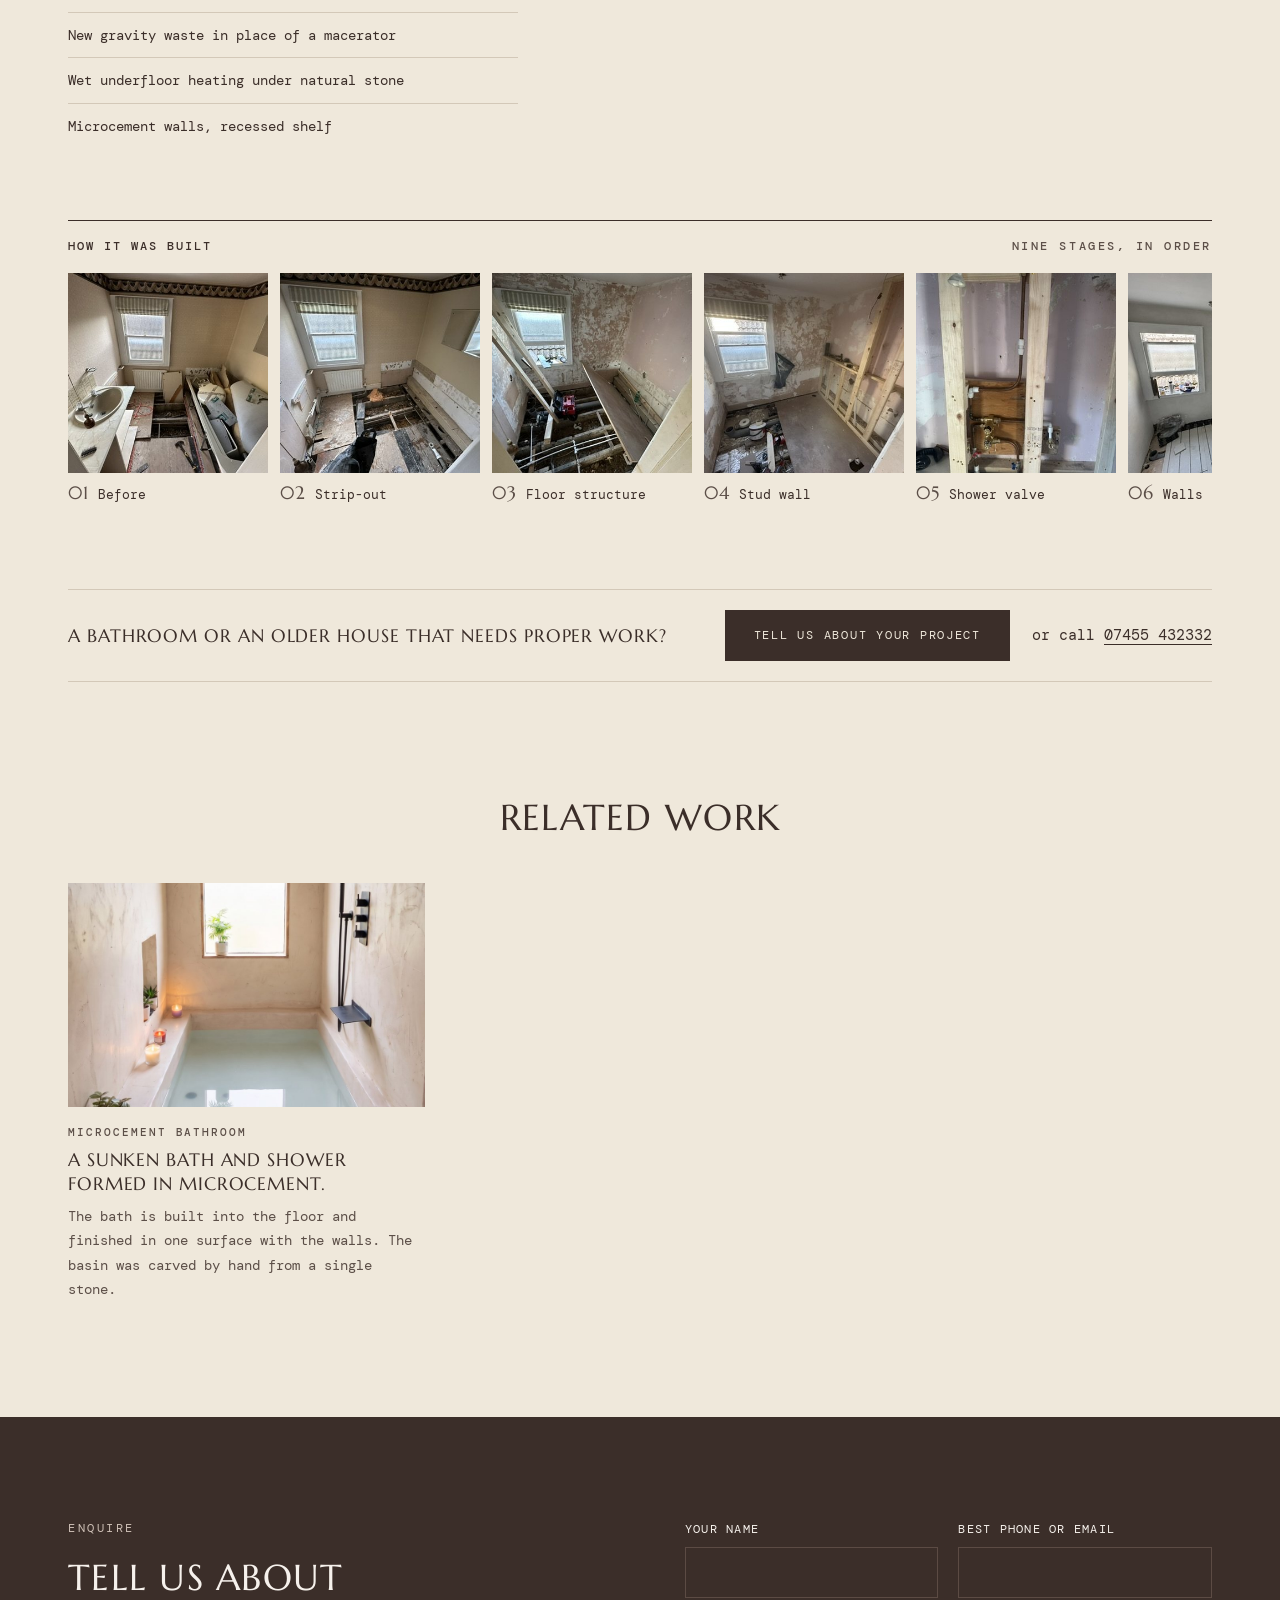
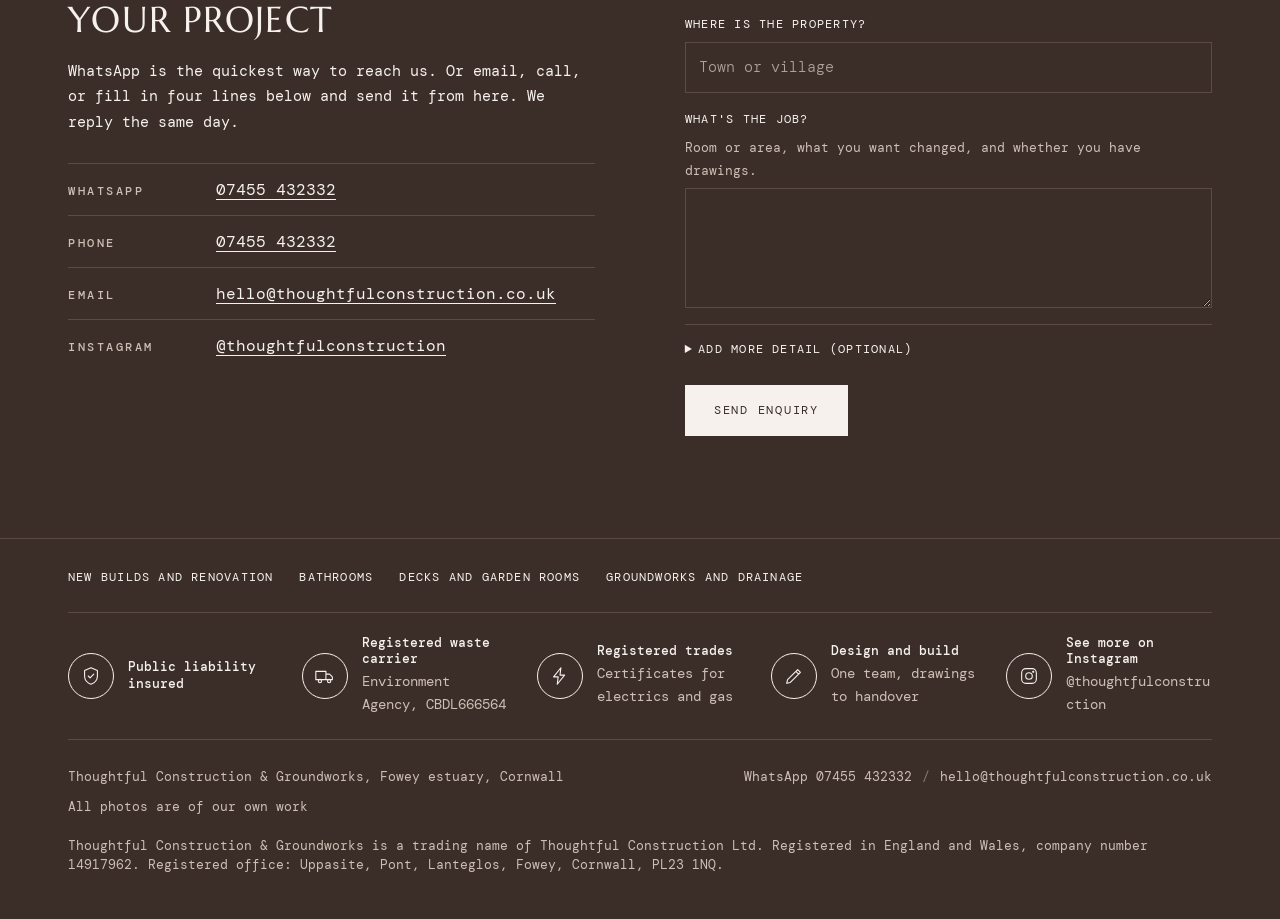
<file: bathrooms/index.html>
<!doctype html>
<html lang="en-GB">
<head>
<meta charset="utf-8">
<meta name="viewport" content="width=device-width, initial-scale=1">
<title>Bathroom renovation in Fowey and south Cornwall | Thoughtful Construction</title>
<meta name="description" content="Bathrooms rebuilt from the joists up around Fowey: natural stone, microcement, walk-in showers and wet underfloor heating, in older and listed homes.">
<meta property="og:title" content="Bathroom renovation in Fowey and south Cornwall">
<meta property="og:description" content="Bathrooms rebuilt from the joists up around Fowey: natural stone, microcement, walk-in showers and wet underfloor heating, in older and listed homes.">
<meta property="og:image" content="https://thoughtfulconstruction.co.uk/img/bath-22.jpg">
<meta property="og:type" content="website">
<meta property="og:url" content="https://thoughtfulconstruction.co.uk/bathrooms/">
<link rel="canonical" href="https://thoughtfulconstruction.co.uk/bathrooms/">
<link rel="icon" href="/favicon.ico?v=3" sizes="any">
<link rel="icon" type="image/png" href="/favicon.png?v=3">
<link rel="apple-touch-icon" href="/apple-touch-icon.png?v=3">
<link rel="preconnect" href="https://fonts.googleapis.com">
<link rel="preconnect" href="https://fonts.gstatic.com" crossorigin>
<link rel="stylesheet" href="https://fonts.googleapis.com/css2?family=DM+Mono:wght@300;400;500&family=Marcellus&display=swap">
<link rel="stylesheet" href="/style.css">
</head>
<body>
<header class="top">
  <div class="wrap">
    <a class="mark" href="/" aria-label="Thoughtful Construction and Groundworks">
      <span class="tree" aria-hidden="true"></span><span class="rule" aria-hidden="true"></span>
      <span><b>Thoughtful</b><small>Construction &amp; Groundworks</small></span>
    </a>
    <nav aria-label="Sections">
      <a href="/#work">Projects</a><a href="/#away">If you're away</a><a href="/#about">About</a><a href="/#process">How a job runs</a><a class="tel" href="https://wa.me/447455432332?text=Hello%2C%20I%27d%20like%20to%20talk%20about%20some%20work." rel="noopener">WhatsApp us</a><a class="go" href="#enquire">Enquire</a>
    </nav>
  </div>
</header>

<main id="top">
<section class="hero">
  <div class="wrap">
    <p class="label crumb"><a href="/">Thoughtful</a><span>Bathrooms</span></p>
    <h1>Bathrooms rebuilt properly, from the joists up.</h1>
    <div class="sub">
      <p class="lede">A good bathroom depends on what's underneath it. We strip the room back, put right the floor and the pipework, and finish in natural stone or microcement, with wet underfloor heating if you want it.</p>
      <div class="actions"><a class="btn" href="#enquire">Tell us about your project</a><a class="btn ghost" href="https://wa.me/447455432332?text=Hello%2C%20I%27d%20like%20to%20talk%20about%20some%20work." rel="noopener">Message us on WhatsApp</a></div>
    </div>
    <figure>
      <img src="/img/bath-22.jpg" width="1024" height="768" alt="Finished bathroom in an older townhouse: walk-in shower with glass screen and brass rain head, stone floor, sash window">
      <figcaption>Bathroom, townhouse, Bath, built by Thoughtful</figcaption>
    </figure>
  </div>
</section>

<section class="plain">
  <div class="wrap two">
    <div class="stack">
      <p class="label">Bathrooms</p>
      <h2>What goes into one</h2>
      <p>The parts you see, and the parts under the floor that decide how long it lasts.</p>
      <div class="stack" style="margin-top:14px;gap:.7rem">
        <span class="label">Where we work</span>
        <ul class="places"><li>Fowey</li><li>Polruan</li><li>Bodinnick</li><li>Lanteglos</li><li>Golant</li><li>Lostwithiel</li><li>Tywardreath</li><li>Par</li><li>St Austell</li><li>Mevagissey</li><li>Pelynt</li><li>Polperro</li><li>Talland</li><li>Looe</li></ul>
      </div>
      <p><a href="/#process">How a job runs, from first message to handover</a></p>
    </div>
    <ul class="ticks">
      <li><b>The floor put right first</b><span>Rotten joists and boards replaced, the rest strengthened and levelled before anything is tiled.</span></li>
      <li><b>Drainage that works</b><span>Wastes re-routed with proper falls. Where the old layout relied on a macerator, we run a new gravity waste to the soil pipe if the building allows it.</span></li>
      <li><b>Walk-in showers</b><span>Glass screens and concealed valves, with the pipework hidden in new stud walls.</span></li>
      <li><b>Underfloor heating under stone</b><span>Wet underfloor heating beneath natural stone, laid on a decoupling membrane.</span></li>
      <li><b>Microcement</b><span>Walls, showers and sunken baths finished in one continuous surface.</span></li>
      <li><b>Certified electrics</b><span>Electrical work is done by a registered electrician, and you get the certificate.</span></li>
    </ul>
  </div>
</section>

<section class="job" id="bathroom">
  <div class="wrap">
    <div class="job-head">
      <div class="stack">
        <div class="meta label"><span>Bathroom renovation</span><span>Townhouse, Bath</span><span>2025</span></div>
        <h2>An old bathroom taken back to the joists and rebuilt as a walk-in shower room.</h2>
        <p>The room had a bath across one wall, a tired suite, a toilet that relied on a macerator and a floor nobody had looked under for decades. The brief was a walk-in shower, warmth underfoot and walls without a grid of tile joints.</p>
        <p>We stripped it out and opened the floor first, because a stone floor is only as good as what it sits on. Rotten joists and boards were replaced and the rest strengthened and levelled. The macerator went: we ran an entirely new waste pipe beneath the floor to meet the soil pipe outside, so the toilet now drains properly by gravity. A new subfloor went down, and a new stud wall carries the shower valve and pipework out of sight.</p>
        <p>Wet underfloor heating, run from the central heating, went down beneath natural stone tiles on a decoupling membrane, which lets an old timber floor move without cracking the stone.</p>
        <p>The walls are microcement rather than tile, with a shelf recessed along the length of the shower. Brass fittings, a single glass screen and a basin on a timber vanity finish it.</p>
        <ul class="facts"><li>Joists replaced, strengthened and levelled</li><li>New gravity waste in place of a macerator</li><li>Wet underfloor heating under natural stone</li><li>Microcement walls, recessed shelf</li></ul>
      </div>
      <div class="shots">
        <figure class="tall"><img loading="lazy" src="/img/bath-17.jpg" width="768" height="1024" alt="Finished bathroom from the door: basin on timber vanity, stone floor, shower beyond"></figure>
        <figure><img loading="lazy" src="/img/bath-24.jpg" width="1024" height="768" alt="Walk-in shower with recessed shelf, glass screen and brass fittings"></figure>
        <figure><img loading="lazy" src="/img/bath-25.jpg" width="1024" height="768" alt="Shower wall with concealed valve, hand shower and rain head"></figure>
      </div>
    </div>
    <div class="seq-title"><h3>How it was built</h3><span class="label">Nine stages, in order</span></div>
    <div class="seq" tabindex="0" aria-label="Bathroom build sequence, scrolls sideways">
      <figure><img loading="lazy" src="/img/bath-01.jpg" width="480" height="360" alt="The bathroom before work, with the old bath and basin"><figcaption><i>01</i>Before</figcaption></figure>
      <figure><img loading="lazy" src="/img/bath-03.jpg" width="480" height="360" alt="Bath removed and floor opened up"><figcaption><i>02</i>Strip-out</figcaption></figure>
      <figure><img loading="lazy" src="/img/bath-04.jpg" width="480" height="360" alt="Floor opened to the joists with pipework exposed"><figcaption><i>03</i>Floor structure</figcaption></figure>
      <figure><img loading="lazy" src="/img/bath-05.jpg" width="480" height="360" alt="New stud wall framed for the shower"><figcaption><i>04</i>Stud wall</figcaption></figure>
      <figure><img loading="lazy" src="/img/bath-07.jpg" width="360" height="480" alt="Concealed shower valve fixed between studs"><figcaption><i>05</i>Shower valve</figcaption></figure>
      <figure><img loading="lazy" src="/img/bath-10.jpg" width="480" height="360" alt="Walls made good and floor prepared"><figcaption><i>06</i>Walls prepared</figcaption></figure>
      <figure><img loading="lazy" src="/img/bath-11.jpg" width="480" height="360" alt="Underfloor heating laid across the floor"><figcaption><i>07</i>Wet underfloor heating</figcaption></figure>
      <figure><img loading="lazy" src="/img/bath-13.jpg" width="360" height="480" alt="Stone tiles being laid on a decoupling membrane"><figcaption><i>08</i>Membrane and stone</figcaption></figure>
      <figure><img loading="lazy" src="/img/bath-15.jpg" width="480" height="360" alt="Stone floor laid"><figcaption><i>09</i>Floor laid</figcaption></figure>
    </div>
    <p class="job-cta"><b>A bathroom or an older house that needs proper work?</b><a class="btn" href="#enquire" data-type="Bathroom">Tell us about your project</a><span>or call <a href="tel:+447455432332">07455 432332</a></span></p>
  </div>
</section>
<section class="small">
  <div class="wrap">
    <h2>Related work</h2>
    <div class="small-grid">
      <article>
        <div class="pair solo"><img loading="lazy" src="/img/tree-35.jpg" width="896" height="1200" alt="Sunken microcement bath in the Treehouse"></div>
        <span class="label">Microcement bathroom</span>
        <h3>A sunken bath and shower formed in microcement.</h3>
        <p>The bath is built into the floor and finished in one surface with the walls. The basin was carved by hand from a single stone.</p>
      </article>
    </div>
  </div>
</section>

<section class="enquire" id="enquire">
  <div class="wrap">
    <div class="two">
      <div class="stack">
        <p class="label">Enquire</p>
        <h2>Tell us about your project</h2>
        <p>WhatsApp is the quickest way to reach us. Or email, call, or fill in four lines below and send it from here. We reply the same day.</p>
        <div class="contact"><div><div class="label">WhatsApp</div><span><a href="https://wa.me/447455432332?text=Hello%2C%20I%27d%20like%20to%20talk%20about%20some%20work." rel="noopener">07455 432332</a></span></div><div><div class="label">Phone</div><span><a href="tel:+447455432332">07455 432332</a></span></div><div><div class="label">Email</div><span><a href="mailto:hello@thoughtfulconstruction.co.uk">hello@thoughtfulconstruction.co.uk</a></span></div><div><div class="label">Instagram</div><span><a href="https://www.instagram.com/thoughtfulconstruction/" rel="noopener">@thoughtfulconstruction</a></span></div></div>
      </div>
      <div>
        <form id="enq" novalidate data-type="Bathroom">
          <label>Your name<input id="f-name" name="name" autocomplete="name" required></label>
          <label>Best phone or email<input id="f-reach" name="reach" autocomplete="email" required></label>
          <label class="full">Where is the property?<input id="f-place" name="place" placeholder="Town or village"></label>
          <label class="full">What's the job?<span class="hint">Room or area, what you want changed, and whether you have drawings.</span><textarea id="f-job" name="job" required></textarea></label>
          <details class="full more" id="f-more"><summary>Add more detail (optional)</summary>
            <div class="grid">
              <label>Kind of work
            <select id="f-type" name="type"><option value="">Choose one</option><option>New build or extension</option><option>Bathroom</option><option>Renovation of several rooms</option><option>Deck or garden room</option><option>Groundworks or drainage</option><option>Kitchen, joinery or furniture</option><option>Something else</option></select></label>
              <label>Rough budget
            <select id="f-budget" name="budget"><option value="">Choose one</option><option>Under £8,000</option><option>£8,000 to £15,000</option><option>£15,000 to £30,000</option><option>£30,000 to £60,000</option><option>Over £60,000</option><option>Not sure yet</option></select></label>
              <label>When would you like it done?<input id="f-when" name="when" placeholder="For example: before Easter"></label>
              <label>Is it listed, or let to guests?
            <select id="f-status" name="status"><option value="">Choose one</option><option>Neither</option><option>Listed building</option><option>Holiday let</option><option>Listed and let</option><option>Not sure</option></select></label>
              <label>Will you be nearby during the work?
            <select id="f-local" name="local"><option value="">Choose one</option><option>Yes, I live there</option><option>Sometimes</option><option>No, someone holds the keys</option></select></label>
              <label class="full">How did you hear about us?<input id="f-source" name="source"></label>
            </div>
          </details>
          <input type="checkbox" name="botcheck" class="hp" tabindex="-1" autocomplete="off" aria-hidden="true">
          <div class="full actions"><button class="btn" type="submit" id="f-go">Send enquiry</button><span class="err" id="f-err" role="alert" hidden></span></div>
        </form>
        <div class="result" id="f-done" hidden role="status">
          <span class="label">Sent</span>
          <p><b>Thank you, we have your message.</b> We reply the same day, by phone or email. If it's urgent, WhatsApp or call 07455 432332.</p>
        </div>
        <div class="result" id="result" hidden>
          <span class="label">Your message, ready to send</span>
          <textarea id="f-out" readonly aria-label="Your enquiry message"></textarea>
          <div class="actions"><a class="btn" id="f-mail" href="mailto:hello@thoughtfulconstruction.co.uk">Send by email</a><a class="btn ghost" id="f-wa" href="https://wa.me/447455432332?text=Hello%2C%20I%27d%20like%20to%20talk%20about%20some%20work." rel="noopener">Send on WhatsApp</a><button class="btn ghost" type="button" id="f-copy">Copy message</button><span id="f-copied" class="label" role="status"></span></div>
          <p id="f-send"></p>
        </div>
      </div>
    </div>
  </div>
</section>
</main>

<footer>
  <div class="wrap"><span class="links"><a href="/new-builds-and-renovation/">New builds and renovation</a><a href="/bathrooms/">Bathrooms</a><a href="/decks-and-garden-rooms/">Decks and garden rooms</a><a href="/groundworks-and-drainage/">Groundworks and drainage</a></span><ul class="seals"><li><i class="ico" aria-hidden="true"><svg viewBox="0 0 24 24"><path d="M12 3l7 3v6c0 4.5-3 7.5-7 9-4-1.5-7-4.5-7-9V6z"/><path d="M9 12l2 2 4-4"/></svg></i><span><b>Public liability insured</b></span></li><li><i class="ico" aria-hidden="true"><svg viewBox="0 0 24 24"><path d="M2 7h11v9H2zM13 10h4l3 3v3h-7"/><circle cx="6.5" cy="17.5" r="1.8"/><circle cx="16.5" cy="17.5" r="1.8"/></svg></i><span><b>Registered waste carrier</b><small>Environment Agency, CBDL666564</small></span></li><li><i class="ico" aria-hidden="true"><svg viewBox="0 0 24 24"><path d="M13 3L5 13h5l-1 8 8-10h-5z"/></svg></i><span><b>Registered trades</b><small>Certificates for electrics and gas</small></span></li><li><i class="ico" aria-hidden="true"><svg viewBox="0 0 24 24"><path d="M4 20l1-4L16 5l3 3L8 19zM14 7l3 3"/></svg></i><span><b>Design and build</b><small>One team, drawings to handover</small></span></li><li><a href="https://www.instagram.com/thoughtfulconstruction/" rel="noopener"><i class="ico" aria-hidden="true"><svg viewBox="0 0 24 24"><rect x="4" y="4" width="16" height="16" rx="4.5"/><circle cx="12" cy="12" r="3.6"/><circle cx="16.6" cy="7.4" r=".6"/></svg></i><span><b>See more on Instagram</b><small>@thoughtfulconstruction</small></span></a></li></ul><span>Thoughtful Construction &amp; Groundworks, Fowey estuary, Cornwall</span><span class="sep"><a href="https://wa.me/447455432332?text=Hello%2C%20I%27d%20like%20to%20talk%20about%20some%20work." rel="noopener">WhatsApp 07455 432332</a><a href="mailto:hello@thoughtfulconstruction.co.uk">hello@thoughtfulconstruction.co.uk</a></span><span>All photos are of our own work</span><span class="legal">Thoughtful Construction &amp; Groundworks is a trading name of Thoughtful Construction Ltd. Registered in England and Wales, company number 14917962. Registered office: Uppasite, Pont, Lanteglos, Fowey, Cornwall, PL23 1NQ.</span></div>
</footer>
<a class="wa-float" href="https://wa.me/447455432332?text=Hello%2C%20I%27d%20like%20to%20talk%20about%20some%20work." rel="noopener" aria-label="Message us on WhatsApp"><svg viewBox="0 0 24 24" aria-hidden="true"><path d="M4 18.5l1.2-3.6A7.5 7.5 0 1 1 8.6 18z"/><path d="M9 9.5c.3 2.2 2.3 4.4 4.9 5l1-1.3-1.8-.9-.7.7c-.9-.4-1.6-1.1-2-2l.7-.7-.8-1.9z"/></svg><span>WhatsApp us</span></a>
<script src="/site.js?v=3"></script>
</body>
</html>
</file>
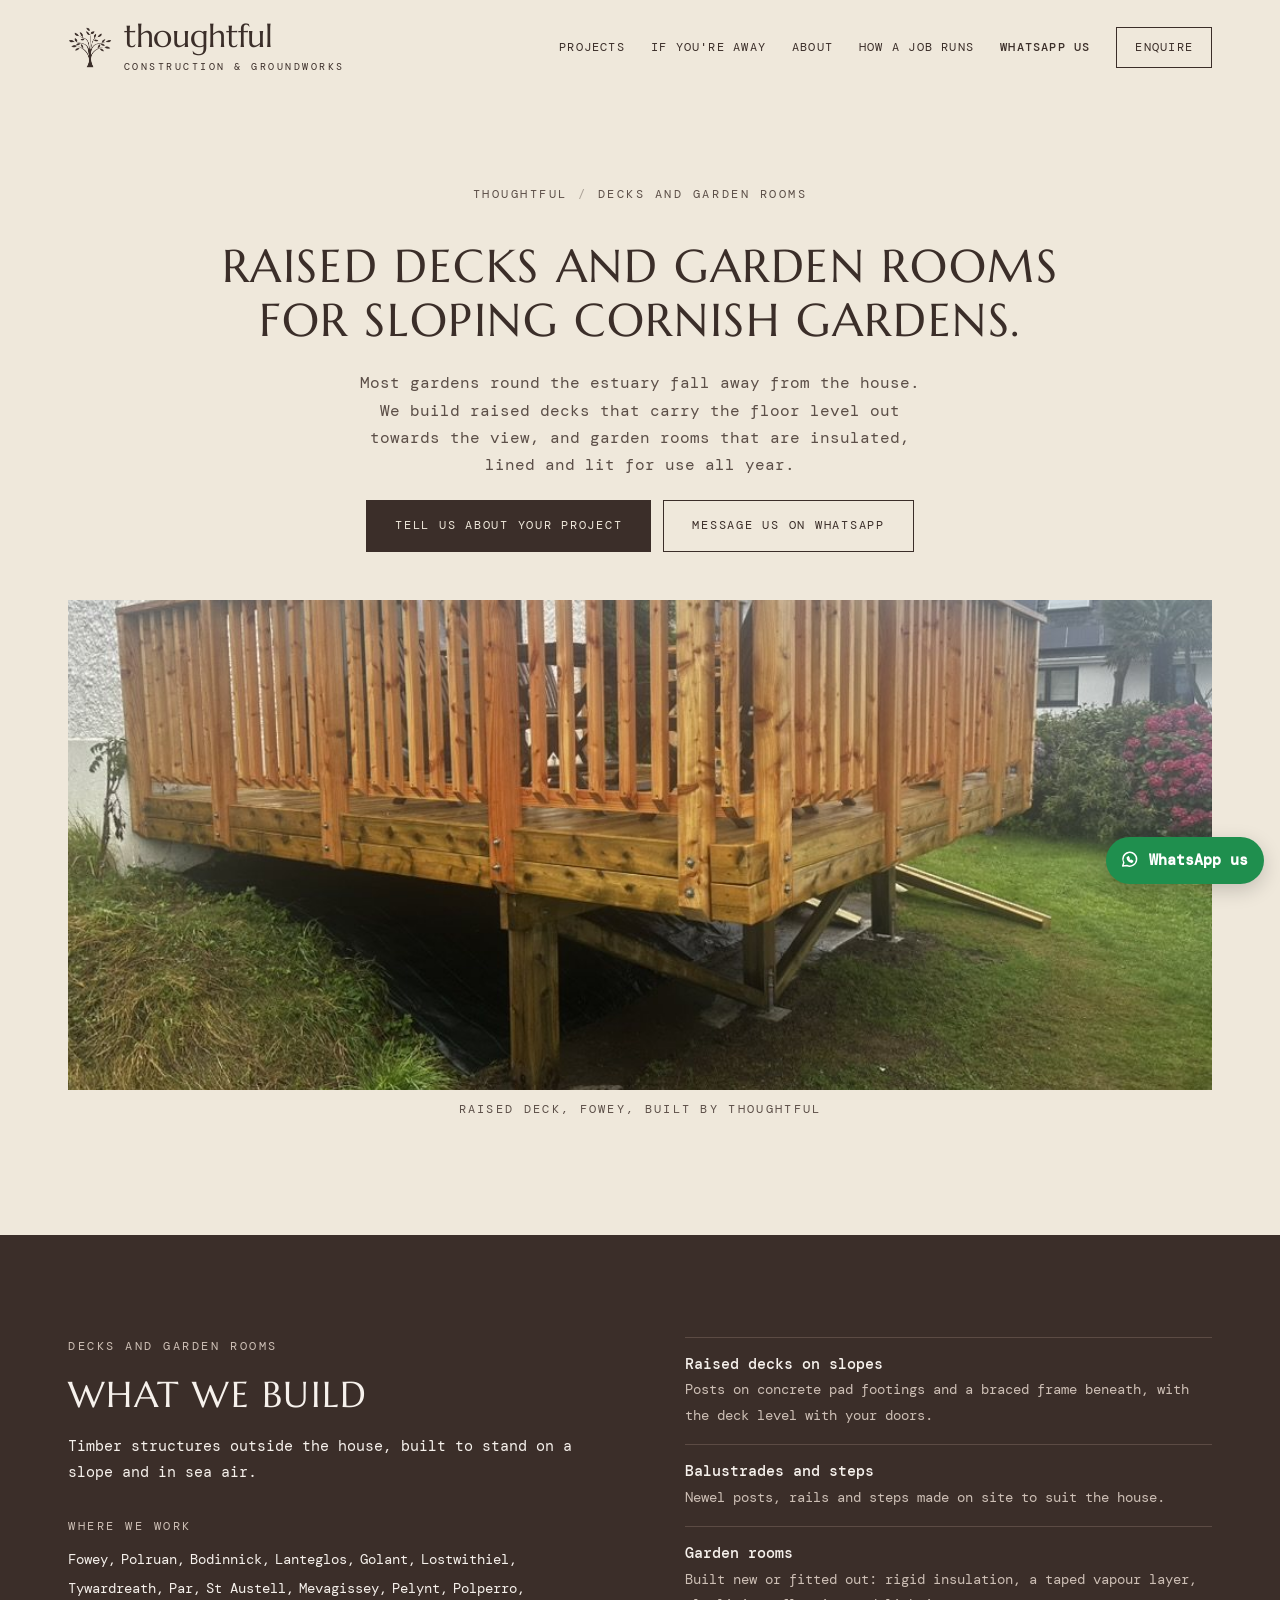
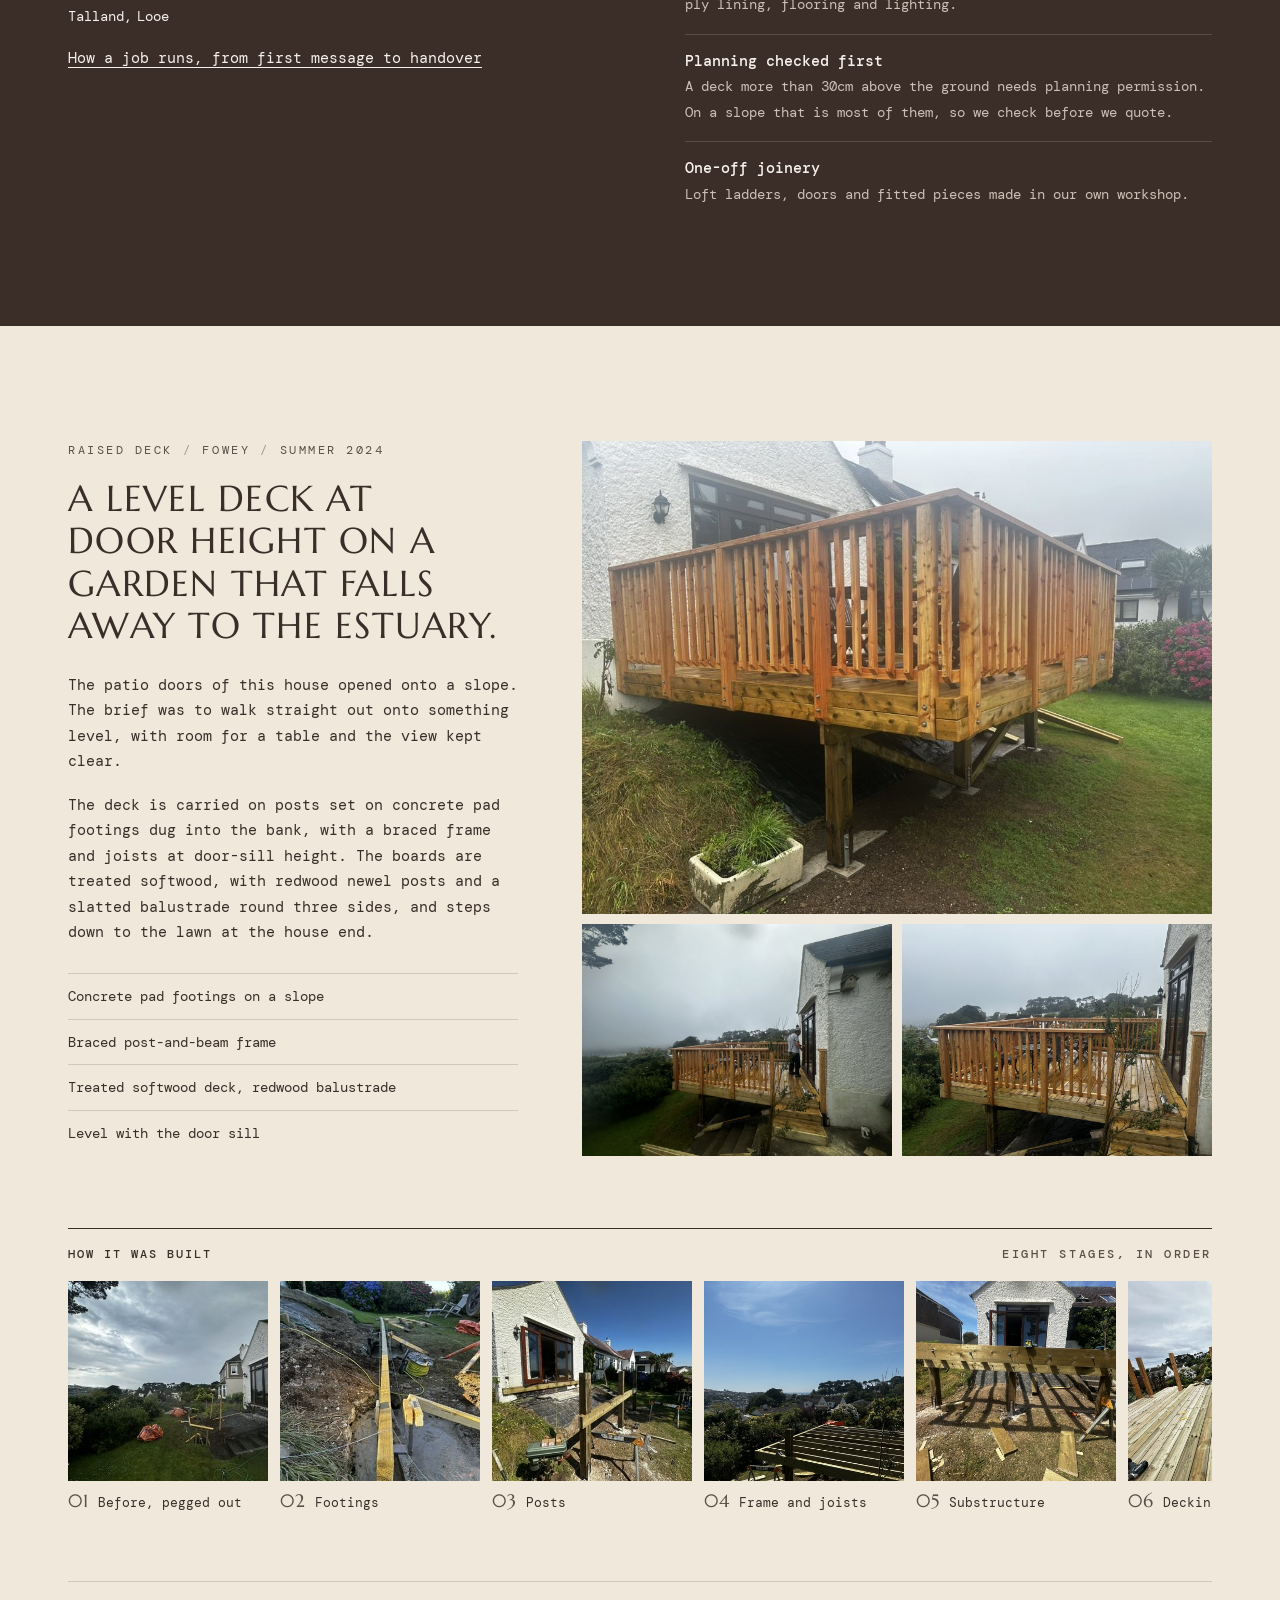
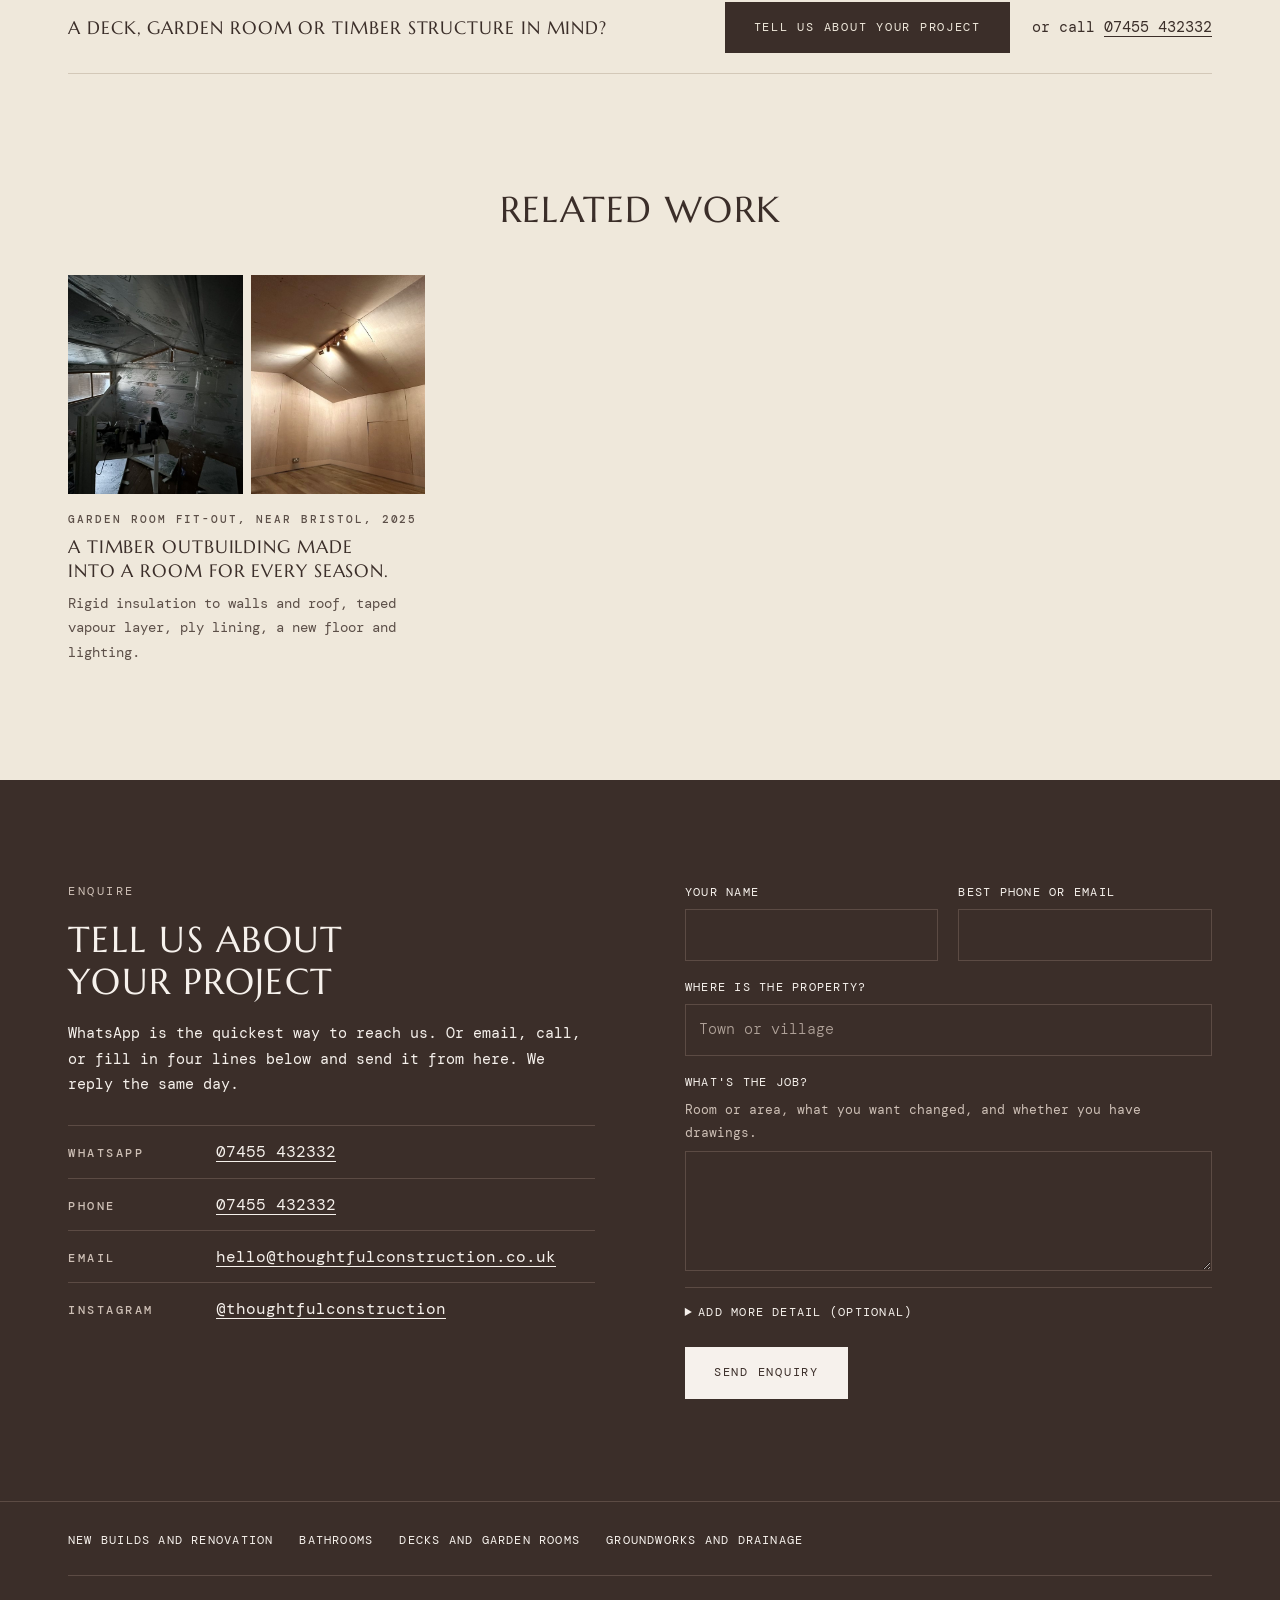
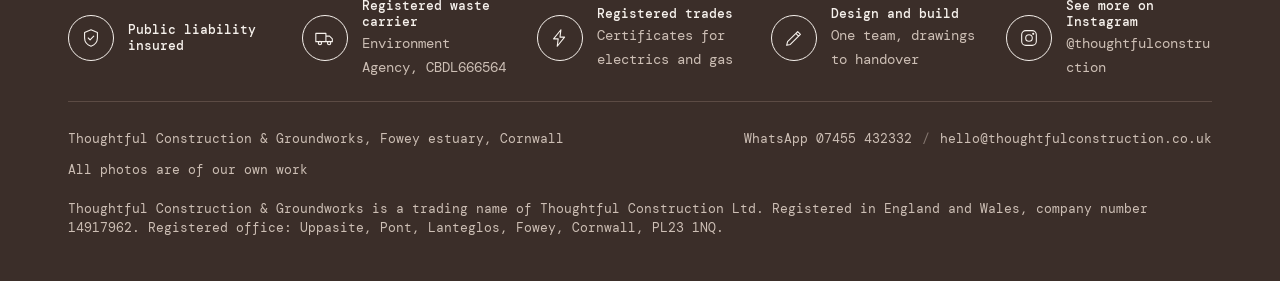
<file: decks-and-garden-rooms/index.html>
<!doctype html>
<html lang="en-GB">
<head>
<meta charset="utf-8">
<meta name="viewport" content="width=device-width, initial-scale=1">
<title>Decks and garden rooms in Fowey and south Cornwall | Thoughtful Construction</title>
<meta name="description" content="Raised timber decks on sloping gardens, balustrades, steps and insulated garden rooms around Fowey, built by Thoughtful Construction.">
<meta property="og:title" content="Decks and garden rooms in Fowey and south Cornwall">
<meta property="og:description" content="Raised timber decks on sloping gardens, balustrades, steps and insulated garden rooms around Fowey, built by Thoughtful Construction.">
<meta property="og:image" content="https://thoughtfulconstruction.co.uk/img/deck-14.jpg">
<meta property="og:type" content="website">
<meta property="og:url" content="https://thoughtfulconstruction.co.uk/decks-and-garden-rooms/">
<link rel="canonical" href="https://thoughtfulconstruction.co.uk/decks-and-garden-rooms/">
<link rel="icon" href="/favicon.ico?v=3" sizes="any">
<link rel="icon" type="image/png" href="/favicon.png?v=3">
<link rel="apple-touch-icon" href="/apple-touch-icon.png?v=3">
<link rel="preconnect" href="https://fonts.googleapis.com">
<link rel="preconnect" href="https://fonts.gstatic.com" crossorigin>
<link rel="stylesheet" href="https://fonts.googleapis.com/css2?family=DM+Mono:wght@300;400;500&family=Marcellus&display=swap">
<link rel="stylesheet" href="/style.css">
</head>
<body>
<header class="top">
  <div class="wrap">
    <a class="mark" href="/" aria-label="Thoughtful Construction and Groundworks">
      <span class="tree" aria-hidden="true"></span><span class="rule" aria-hidden="true"></span>
      <span><b>Thoughtful</b><small>Construction &amp; Groundworks</small></span>
    </a>
    <nav aria-label="Sections">
      <a href="/#work">Projects</a><a href="/#away">If you're away</a><a href="/#about">About</a><a href="/#process">How a job runs</a><a class="tel" href="https://wa.me/447455432332?text=Hello%2C%20I%27d%20like%20to%20talk%20about%20some%20work." rel="noopener">WhatsApp us</a><a class="go" href="#enquire">Enquire</a>
    </nav>
  </div>
</header>

<main id="top">
<section class="hero">
  <div class="wrap">
    <p class="label crumb"><a href="/">Thoughtful</a><span>Decks and garden rooms</span></p>
    <h1>Raised decks and garden rooms for sloping Cornish gardens.</h1>
    <div class="sub">
      <p class="lede">Most gardens round the estuary fall away from the house. We build raised decks that carry the floor level out towards the view, and garden rooms that are insulated, lined and lit for use all year.</p>
      <div class="actions"><a class="btn" href="#enquire">Tell us about your project</a><a class="btn ghost" href="https://wa.me/447455432332?text=Hello%2C%20I%27d%20like%20to%20talk%20about%20some%20work." rel="noopener">Message us on WhatsApp</a></div>
    </div>
    <figure>
      <img src="/img/deck-14.jpg" width="1024" height="768" alt="Finished raised timber deck with balustrade, standing on posts beside a white rendered house in Fowey">
      <figcaption>Raised deck, Fowey, built by Thoughtful</figcaption>
    </figure>
  </div>
</section>

<section class="plain">
  <div class="wrap two">
    <div class="stack">
      <p class="label">Decks and garden rooms</p>
      <h2>What we build</h2>
      <p>Timber structures outside the house, built to stand on a slope and in sea air.</p>
      <div class="stack" style="margin-top:14px;gap:.7rem">
        <span class="label">Where we work</span>
        <ul class="places"><li>Fowey</li><li>Polruan</li><li>Bodinnick</li><li>Lanteglos</li><li>Golant</li><li>Lostwithiel</li><li>Tywardreath</li><li>Par</li><li>St Austell</li><li>Mevagissey</li><li>Pelynt</li><li>Polperro</li><li>Talland</li><li>Looe</li></ul>
      </div>
      <p><a href="/#process">How a job runs, from first message to handover</a></p>
    </div>
    <ul class="ticks">
      <li><b>Raised decks on slopes</b><span>Posts on concrete pad footings and a braced frame beneath, with the deck level with your doors.</span></li>
      <li><b>Balustrades and steps</b><span>Newel posts, rails and steps made on site to suit the house.</span></li>
      <li><b>Garden rooms</b><span>Built new or fitted out: rigid insulation, a taped vapour layer, ply lining, flooring and lighting.</span></li>
      <li><b>Planning checked first</b><span>A deck more than 30cm above the ground needs planning permission. On a slope that is most of them, so we check before we quote.</span></li>
      <li><b>One-off joinery</b><span>Loft ladders, doors and fitted pieces made in our own workshop.</span></li>
    </ul>
  </div>
</section>

<section class="job" id="deck">
  <div class="wrap">
    <div class="job-head">
      <div class="stack">
        <div class="meta label"><span>Raised deck</span><span>Fowey</span><span>Summer 2024</span></div>
        <h2>A level deck at door height on a garden that falls away to the estuary.</h2>
        <p>The patio doors of this house opened onto a slope. The brief was to walk straight out onto something level, with room for a table and the view kept clear.</p>
        <p>The deck is carried on posts set on concrete pad footings dug into the bank, with a braced frame and joists at door-sill height. The boards are treated softwood, with redwood newel posts and a slatted balustrade round three sides, and steps down to the lawn at the house end.</p>
        <ul class="facts"><li>Concrete pad footings on a slope</li><li>Braced post-and-beam frame</li><li>Treated softwood deck, redwood balustrade</li><li>Level with the door sill</li></ul>
      </div>
      <div class="shots">
        <figure class="wide"><img loading="lazy" src="/img/deck-14.jpg" width="1024" height="768" alt="Finished raised timber deck with balustrade, standing on posts beside a white rendered house"></figure>
        <figure><img loading="lazy" src="/img/deck-13.jpg" width="1024" height="768" alt="Finished deck seen from the garden with steps at the house end"></figure>
        <figure><img loading="lazy" src="/img/deck-15.jpg" width="1024" height="768" alt="Finished deck from below with the valley beyond"></figure>
      </div>
    </div>
    <div class="seq-title"><h3>How it was built</h3><span class="label">Eight stages, in order</span></div>
    <div class="seq" tabindex="0" aria-label="Deck build sequence, scrolls sideways">
      <figure><img loading="lazy" src="/img/deck-01.jpg" width="480" height="360" alt="The sloping garden before work, with setting-out pegs"><figcaption><i>01</i>Before, pegged out</figcaption></figure>
      <figure><img loading="lazy" src="/img/deck-03.jpg" width="360" height="480" alt="Footing positions and a string line along the bank"><figcaption><i>02</i>Footings</figcaption></figure>
      <figure><img loading="lazy" src="/img/deck-04.jpg" width="480" height="360" alt="First posts standing beside the house"><figcaption><i>03</i>Posts</figcaption></figure>
      <figure><img loading="lazy" src="/img/deck-06.jpg" width="1024" height="768" alt="Deck frame and joists in place"><figcaption><i>04</i>Frame and joists</figcaption></figure>
      <figure><img loading="lazy" src="/img/deck-08.jpg" width="1024" height="768" alt="The frame from below showing beams and bracing"><figcaption><i>05</i>Substructure</figcaption></figure>
      <figure><img loading="lazy" src="/img/deck-09.jpg" width="1024" height="768" alt="Deck boards going down"><figcaption><i>06</i>Decking</figcaption></figure>
      <figure><img loading="lazy" src="/img/deck-10.jpg" width="1024" height="768" alt="Balustrade posts and rails being fitted"><figcaption><i>07</i>Balustrade</figcaption></figure>
      <figure><img loading="lazy" src="/img/deck-11.jpg" width="1024" height="768" alt="Balustrade complete on all sides"><figcaption><i>08</i>Rails complete</figcaption></figure>
    </div>
    <p class="job-cta"><b>A deck, garden room or timber structure in mind?</b><a class="btn" href="#enquire" data-type="Deck or garden room">Tell us about your project</a><span>or call <a href="tel:+447455432332">07455 432332</a></span></p>
  </div>
</section>
<section class="small">
  <div class="wrap">
    <h2>Related work</h2>
    <div class="small-grid">
      <article>
        <div class="pair"><img loading="lazy" src="/img/garden-03.jpg" width="1024" height="768" alt="Timber outbuilding insulated and foil-taped"><img loading="lazy" src="/img/garden-05.jpg" width="976" height="652" alt="The same room lined in ply with track lighting"></div>
        <span class="label">Garden room fit-out, near Bristol, 2025</span>
        <h3>A timber outbuilding made into a room for every season.</h3>
        <p>Rigid insulation to walls and roof, taped vapour layer, ply lining, a new floor and lighting.</p>
      </article>
    </div>
  </div>
</section>

<section class="enquire" id="enquire">
  <div class="wrap">
    <div class="two">
      <div class="stack">
        <p class="label">Enquire</p>
        <h2>Tell us about your project</h2>
        <p>WhatsApp is the quickest way to reach us. Or email, call, or fill in four lines below and send it from here. We reply the same day.</p>
        <div class="contact"><div><div class="label">WhatsApp</div><span><a href="https://wa.me/447455432332?text=Hello%2C%20I%27d%20like%20to%20talk%20about%20some%20work." rel="noopener">07455 432332</a></span></div><div><div class="label">Phone</div><span><a href="tel:+447455432332">07455 432332</a></span></div><div><div class="label">Email</div><span><a href="mailto:hello@thoughtfulconstruction.co.uk">hello@thoughtfulconstruction.co.uk</a></span></div><div><div class="label">Instagram</div><span><a href="https://www.instagram.com/thoughtfulconstruction/" rel="noopener">@thoughtfulconstruction</a></span></div></div>
      </div>
      <div>
        <form id="enq" novalidate data-type="Deck or garden room">
          <label>Your name<input id="f-name" name="name" autocomplete="name" required></label>
          <label>Best phone or email<input id="f-reach" name="reach" autocomplete="email" required></label>
          <label class="full">Where is the property?<input id="f-place" name="place" placeholder="Town or village"></label>
          <label class="full">What's the job?<span class="hint">Room or area, what you want changed, and whether you have drawings.</span><textarea id="f-job" name="job" required></textarea></label>
          <details class="full more" id="f-more"><summary>Add more detail (optional)</summary>
            <div class="grid">
              <label>Kind of work
            <select id="f-type" name="type"><option value="">Choose one</option><option>New build or extension</option><option>Bathroom</option><option>Renovation of several rooms</option><option>Deck or garden room</option><option>Groundworks or drainage</option><option>Kitchen, joinery or furniture</option><option>Something else</option></select></label>
              <label>Rough budget
            <select id="f-budget" name="budget"><option value="">Choose one</option><option>Under £8,000</option><option>£8,000 to £15,000</option><option>£15,000 to £30,000</option><option>£30,000 to £60,000</option><option>Over £60,000</option><option>Not sure yet</option></select></label>
              <label>When would you like it done?<input id="f-when" name="when" placeholder="For example: before Easter"></label>
              <label>Is it listed, or let to guests?
            <select id="f-status" name="status"><option value="">Choose one</option><option>Neither</option><option>Listed building</option><option>Holiday let</option><option>Listed and let</option><option>Not sure</option></select></label>
              <label>Will you be nearby during the work?
            <select id="f-local" name="local"><option value="">Choose one</option><option>Yes, I live there</option><option>Sometimes</option><option>No, someone holds the keys</option></select></label>
              <label class="full">How did you hear about us?<input id="f-source" name="source"></label>
            </div>
          </details>
          <input type="checkbox" name="botcheck" class="hp" tabindex="-1" autocomplete="off" aria-hidden="true">
          <div class="full actions"><button class="btn" type="submit" id="f-go">Send enquiry</button><span class="err" id="f-err" role="alert" hidden></span></div>
        </form>
        <div class="result" id="f-done" hidden role="status">
          <span class="label">Sent</span>
          <p><b>Thank you, we have your message.</b> We reply the same day, by phone or email. If it's urgent, WhatsApp or call 07455 432332.</p>
        </div>
        <div class="result" id="result" hidden>
          <span class="label">Your message, ready to send</span>
          <textarea id="f-out" readonly aria-label="Your enquiry message"></textarea>
          <div class="actions"><a class="btn" id="f-mail" href="mailto:hello@thoughtfulconstruction.co.uk">Send by email</a><a class="btn ghost" id="f-wa" href="https://wa.me/447455432332?text=Hello%2C%20I%27d%20like%20to%20talk%20about%20some%20work." rel="noopener">Send on WhatsApp</a><button class="btn ghost" type="button" id="f-copy">Copy message</button><span id="f-copied" class="label" role="status"></span></div>
          <p id="f-send"></p>
        </div>
      </div>
    </div>
  </div>
</section>
</main>

<footer>
  <div class="wrap"><span class="links"><a href="/new-builds-and-renovation/">New builds and renovation</a><a href="/bathrooms/">Bathrooms</a><a href="/decks-and-garden-rooms/">Decks and garden rooms</a><a href="/groundworks-and-drainage/">Groundworks and drainage</a></span><ul class="seals"><li><i class="ico" aria-hidden="true"><svg viewBox="0 0 24 24"><path d="M12 3l7 3v6c0 4.5-3 7.5-7 9-4-1.5-7-4.5-7-9V6z"/><path d="M9 12l2 2 4-4"/></svg></i><span><b>Public liability insured</b></span></li><li><i class="ico" aria-hidden="true"><svg viewBox="0 0 24 24"><path d="M2 7h11v9H2zM13 10h4l3 3v3h-7"/><circle cx="6.5" cy="17.5" r="1.8"/><circle cx="16.5" cy="17.5" r="1.8"/></svg></i><span><b>Registered waste carrier</b><small>Environment Agency, CBDL666564</small></span></li><li><i class="ico" aria-hidden="true"><svg viewBox="0 0 24 24"><path d="M13 3L5 13h5l-1 8 8-10h-5z"/></svg></i><span><b>Registered trades</b><small>Certificates for electrics and gas</small></span></li><li><i class="ico" aria-hidden="true"><svg viewBox="0 0 24 24"><path d="M4 20l1-4L16 5l3 3L8 19zM14 7l3 3"/></svg></i><span><b>Design and build</b><small>One team, drawings to handover</small></span></li><li><a href="https://www.instagram.com/thoughtfulconstruction/" rel="noopener"><i class="ico" aria-hidden="true"><svg viewBox="0 0 24 24"><rect x="4" y="4" width="16" height="16" rx="4.5"/><circle cx="12" cy="12" r="3.6"/><circle cx="16.6" cy="7.4" r=".6"/></svg></i><span><b>See more on Instagram</b><small>@thoughtfulconstruction</small></span></a></li></ul><span>Thoughtful Construction &amp; Groundworks, Fowey estuary, Cornwall</span><span class="sep"><a href="https://wa.me/447455432332?text=Hello%2C%20I%27d%20like%20to%20talk%20about%20some%20work." rel="noopener">WhatsApp 07455 432332</a><a href="mailto:hello@thoughtfulconstruction.co.uk">hello@thoughtfulconstruction.co.uk</a></span><span>All photos are of our own work</span><span class="legal">Thoughtful Construction &amp; Groundworks is a trading name of Thoughtful Construction Ltd. Registered in England and Wales, company number 14917962. Registered office: Uppasite, Pont, Lanteglos, Fowey, Cornwall, PL23 1NQ.</span></div>
</footer>
<a class="wa-float" href="https://wa.me/447455432332?text=Hello%2C%20I%27d%20like%20to%20talk%20about%20some%20work." rel="noopener" aria-label="Message us on WhatsApp"><svg viewBox="0 0 24 24" aria-hidden="true"><path d="M4 18.5l1.2-3.6A7.5 7.5 0 1 1 8.6 18z"/><path d="M9 9.5c.3 2.2 2.3 4.4 4.9 5l1-1.3-1.8-.9-.7.7c-.9-.4-1.6-1.1-2-2l.7-.7-.8-1.9z"/></svg><span>WhatsApp us</span></a>
<script src="/site.js?v=3"></script>
</body>
</html>
</file>
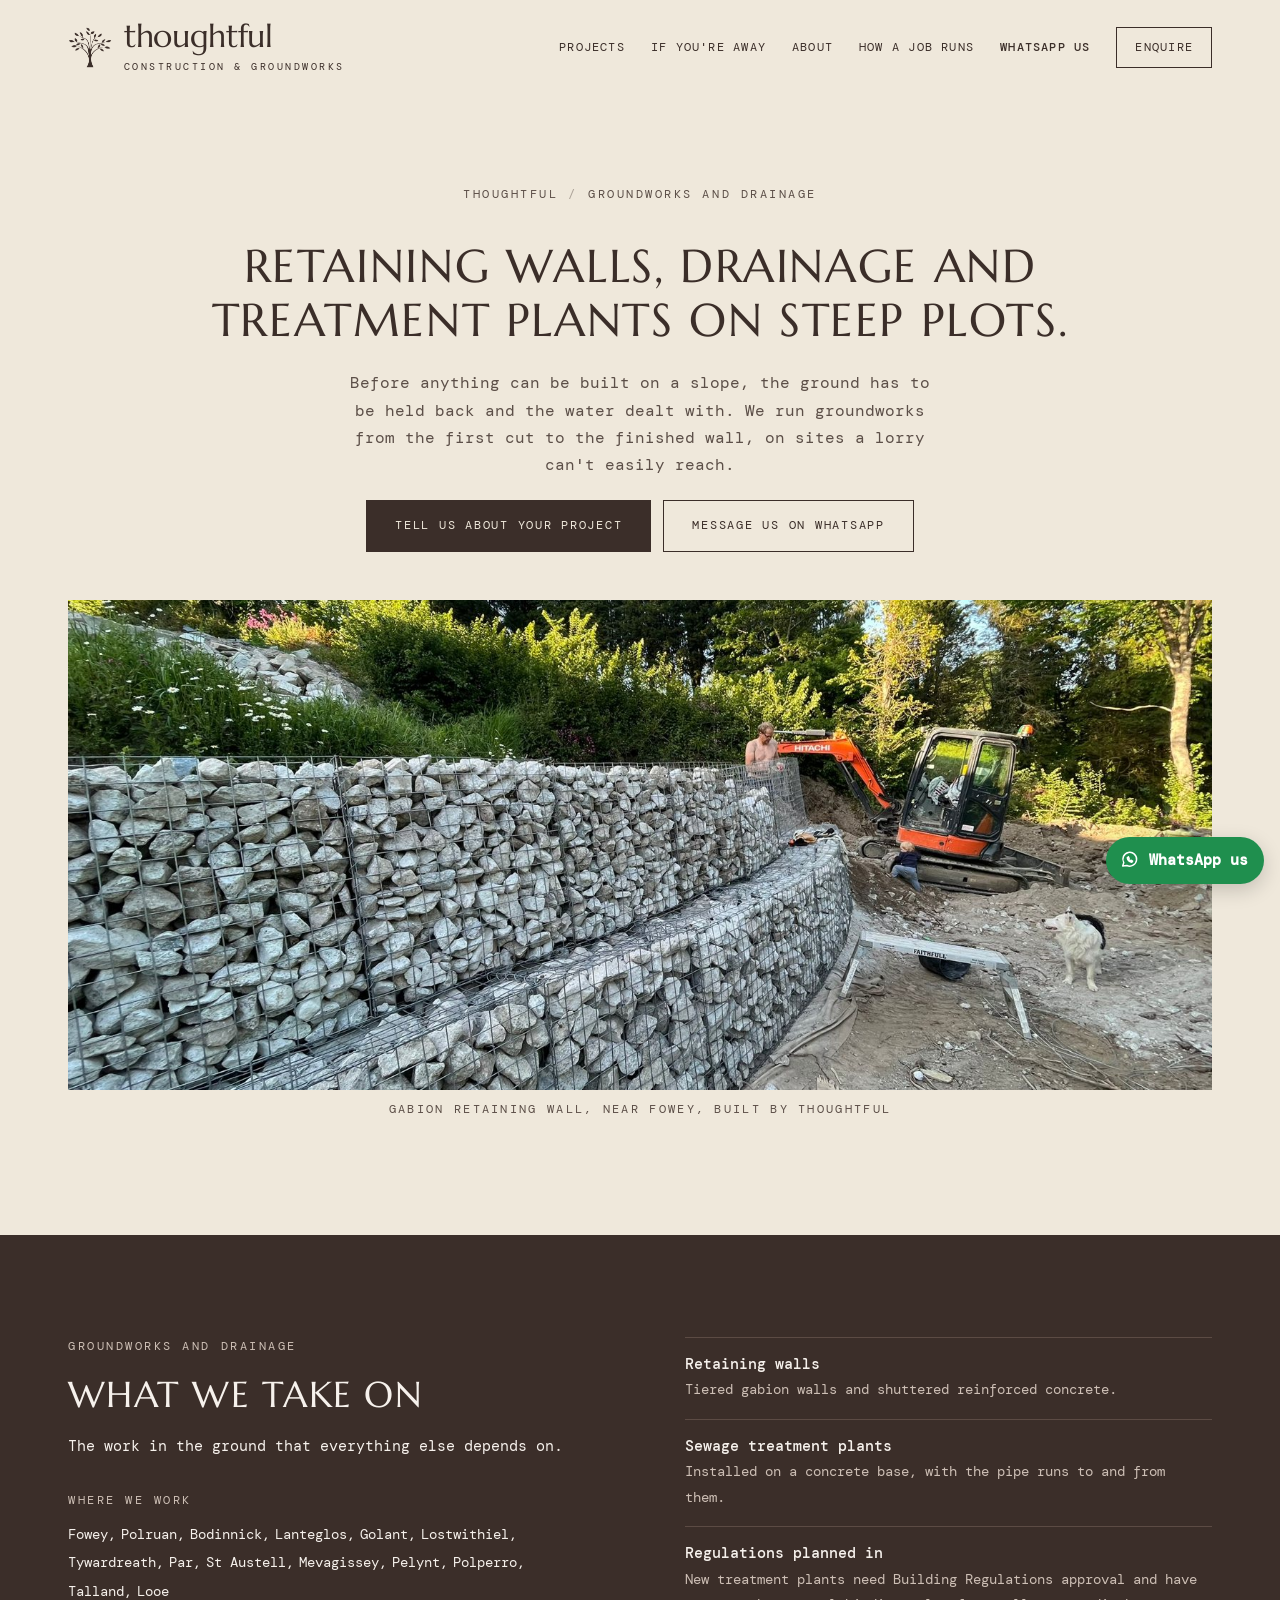
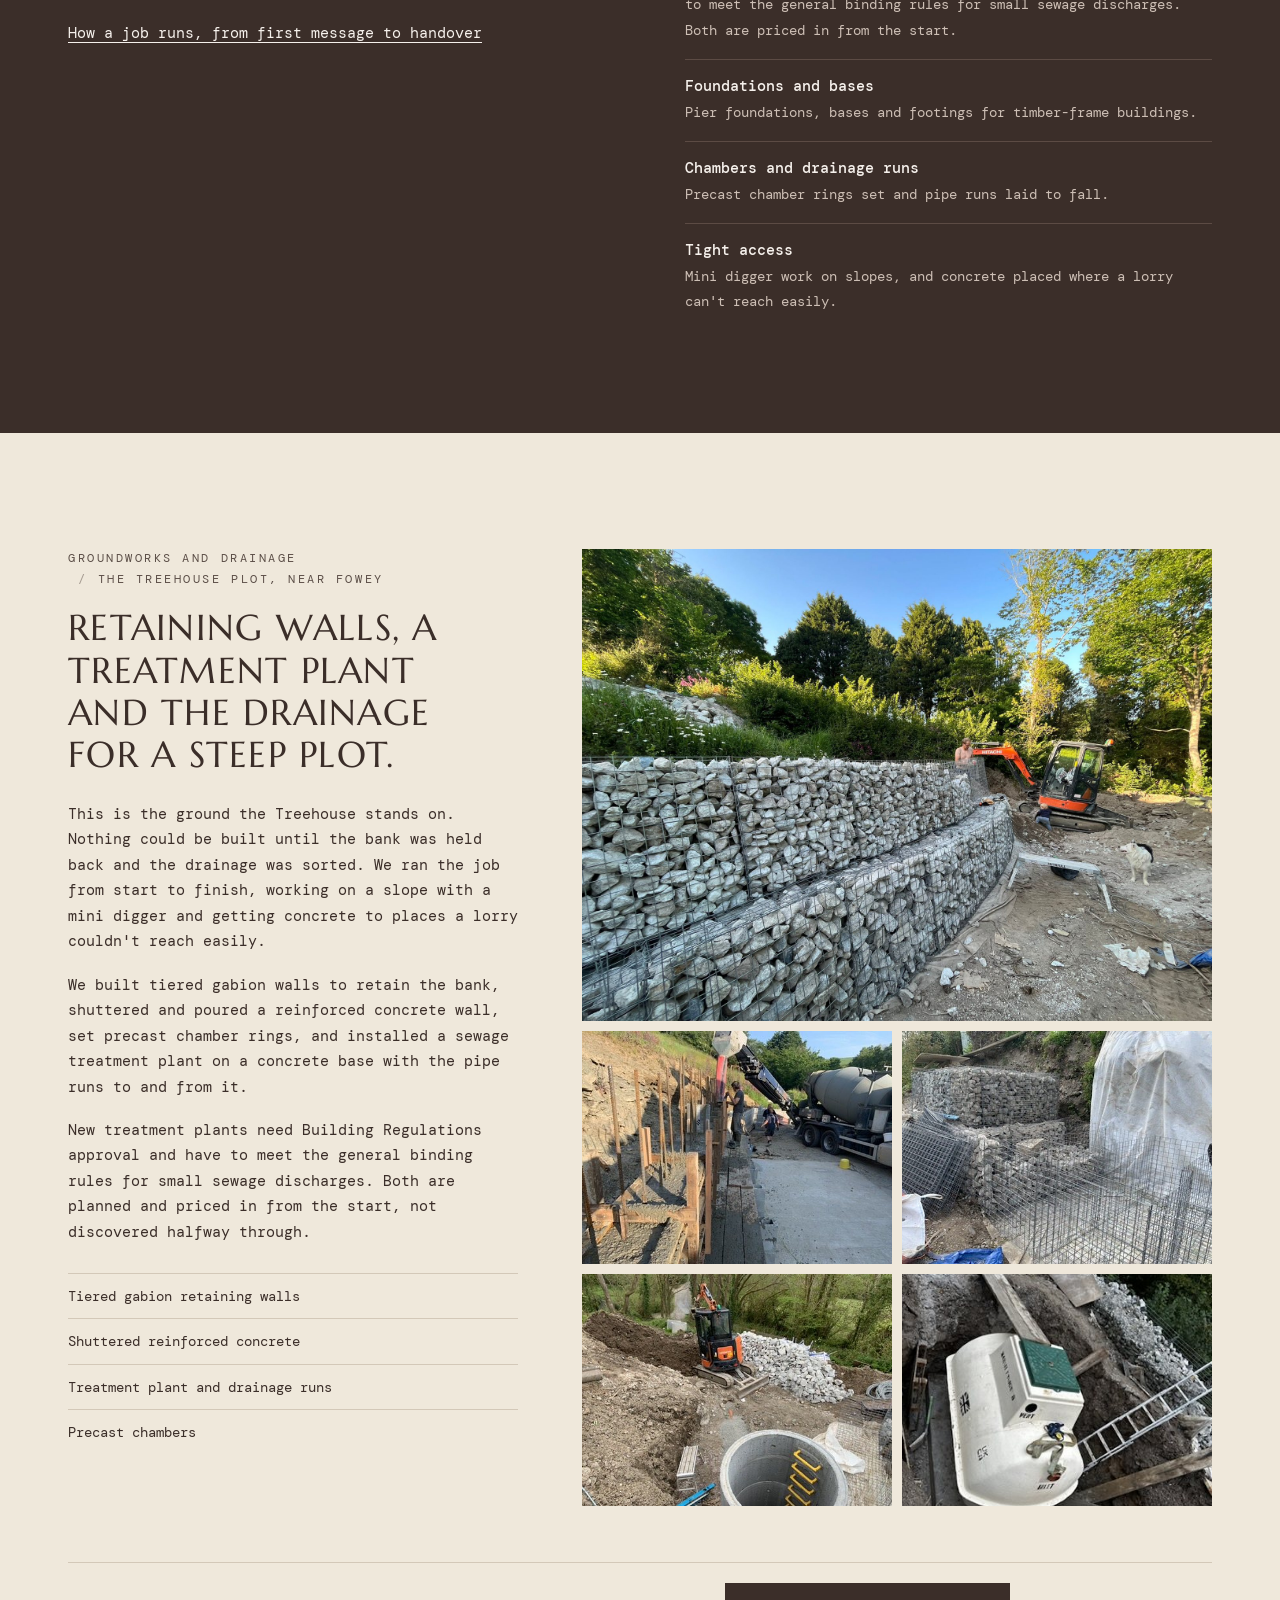
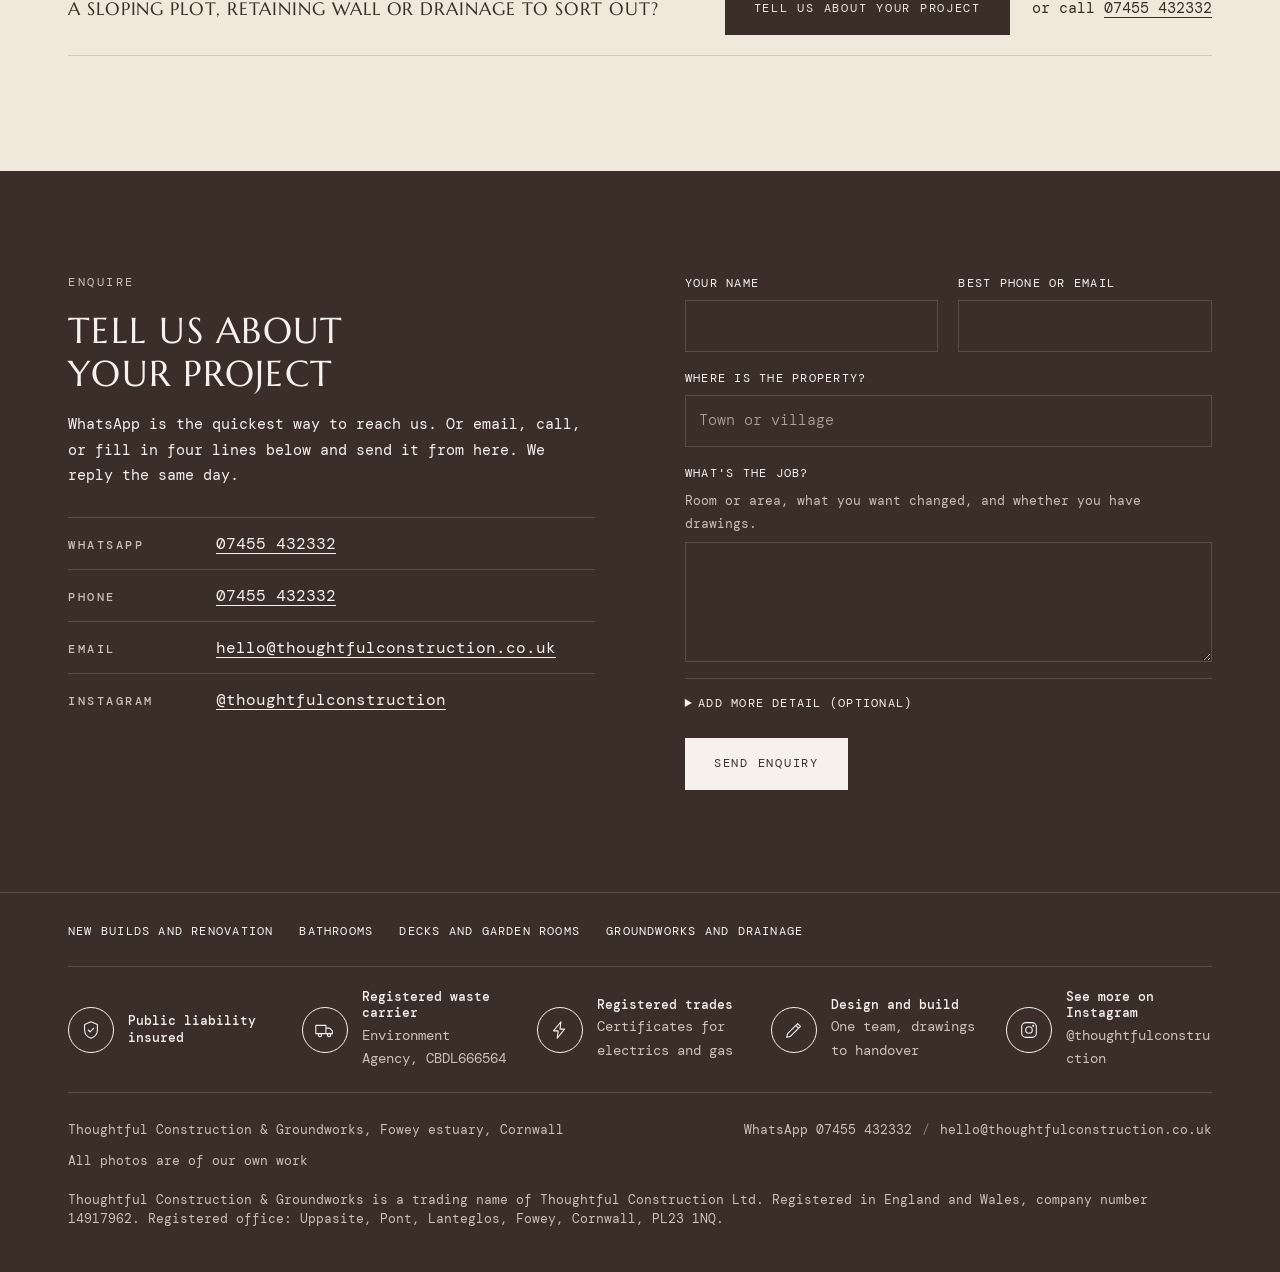
<file: groundworks-and-drainage/index.html>
<!doctype html>
<html lang="en-GB">
<head>
<meta charset="utf-8">
<meta name="viewport" content="width=device-width, initial-scale=1">
<title>Groundworks and drainage in Fowey and south Cornwall | Thoughtful Construction</title>
<meta name="description" content="Gabion and concrete retaining walls, sewage treatment plants, drainage and foundations on steep and awkward plots around Fowey.">
<meta property="og:title" content="Groundworks and drainage in Fowey and south Cornwall">
<meta property="og:description" content="Gabion and concrete retaining walls, sewage treatment plants, drainage and foundations on steep and awkward plots around Fowey.">
<meta property="og:image" content="https://thoughtfulconstruction.co.uk/img/ground-06.jpg">
<meta property="og:type" content="website">
<meta property="og:url" content="https://thoughtfulconstruction.co.uk/groundworks-and-drainage/">
<link rel="canonical" href="https://thoughtfulconstruction.co.uk/groundworks-and-drainage/">
<link rel="icon" href="/favicon.ico?v=3" sizes="any">
<link rel="icon" type="image/png" href="/favicon.png?v=3">
<link rel="apple-touch-icon" href="/apple-touch-icon.png?v=3">
<link rel="preconnect" href="https://fonts.googleapis.com">
<link rel="preconnect" href="https://fonts.gstatic.com" crossorigin>
<link rel="stylesheet" href="https://fonts.googleapis.com/css2?family=DM+Mono:wght@300;400;500&family=Marcellus&display=swap">
<link rel="stylesheet" href="/style.css">
</head>
<body>
<header class="top">
  <div class="wrap">
    <a class="mark" href="/" aria-label="Thoughtful Construction and Groundworks">
      <span class="tree" aria-hidden="true"></span><span class="rule" aria-hidden="true"></span>
      <span><b>Thoughtful</b><small>Construction &amp; Groundworks</small></span>
    </a>
    <nav aria-label="Sections">
      <a href="/#work">Projects</a><a href="/#away">If you're away</a><a href="/#about">About</a><a href="/#process">How a job runs</a><a class="tel" href="https://wa.me/447455432332?text=Hello%2C%20I%27d%20like%20to%20talk%20about%20some%20work." rel="noopener">WhatsApp us</a><a class="go" href="#enquire">Enquire</a>
    </nav>
  </div>
</header>

<main id="top">
<section class="hero">
  <div class="wrap">
    <p class="label crumb"><a href="/">Thoughtful</a><span>Groundworks and drainage</span></p>
    <h1>Retaining walls, drainage and treatment plants on steep plots.</h1>
    <div class="sub">
      <p class="lede">Before anything can be built on a slope, the ground has to be held back and the water dealt with. We run groundworks from the first cut to the finished wall, on sites a lorry can't easily reach.</p>
      <div class="actions"><a class="btn" href="#enquire">Tell us about your project</a><a class="btn ghost" href="https://wa.me/447455432332?text=Hello%2C%20I%27d%20like%20to%20talk%20about%20some%20work." rel="noopener">Message us on WhatsApp</a></div>
    </div>
    <figure>
      <img src="/img/ground-06.jpg" width="1600" height="1200" alt="Finished tiered gabion retaining wall on a wooded slope near Fowey">
      <figcaption>Gabion retaining wall, near Fowey, built by Thoughtful</figcaption>
    </figure>
  </div>
</section>

<section class="plain">
  <div class="wrap two">
    <div class="stack">
      <p class="label">Groundworks and drainage</p>
      <h2>What we take on</h2>
      <p>The work in the ground that everything else depends on.</p>
      <div class="stack" style="margin-top:14px;gap:.7rem">
        <span class="label">Where we work</span>
        <ul class="places"><li>Fowey</li><li>Polruan</li><li>Bodinnick</li><li>Lanteglos</li><li>Golant</li><li>Lostwithiel</li><li>Tywardreath</li><li>Par</li><li>St Austell</li><li>Mevagissey</li><li>Pelynt</li><li>Polperro</li><li>Talland</li><li>Looe</li></ul>
      </div>
      <p><a href="/#process">How a job runs, from first message to handover</a></p>
    </div>
    <ul class="ticks">
      <li><b>Retaining walls</b><span>Tiered gabion walls and shuttered reinforced concrete.</span></li>
      <li><b>Sewage treatment plants</b><span>Installed on a concrete base, with the pipe runs to and from them.</span></li>
      <li><b>Regulations planned in</b><span>New treatment plants need Building Regulations approval and have to meet the general binding rules for small sewage discharges. Both are priced in from the start.</span></li>
      <li><b>Foundations and bases</b><span>Pier foundations, bases and footings for timber-frame buildings.</span></li>
      <li><b>Chambers and drainage runs</b><span>Precast chamber rings set and pipe runs laid to fall.</span></li>
      <li><b>Tight access</b><span>Mini digger work on slopes, and concrete placed where a lorry can't reach easily.</span></li>
    </ul>
  </div>
</section>

<section class="job" id="groundworks">
  <div class="wrap">
    <div class="job-head">
      <div class="stack">
        <div class="meta label"><span>Groundworks and drainage</span><span>The Treehouse plot, near Fowey</span></div>
        <h2>Retaining walls, a treatment plant and the drainage for a steep plot.</h2>
        <p>This is the ground the Treehouse stands on. Nothing could be built until the bank was held back and the drainage was sorted. We ran the job from start to finish, working on a slope with a mini digger and getting concrete to places a lorry couldn't reach easily.</p>
        <p>We built tiered gabion walls to retain the bank, shuttered and poured a reinforced concrete wall, set precast chamber rings, and installed a sewage treatment plant on a concrete base with the pipe runs to and from it.</p>
        <p>New treatment plants need Building Regulations approval and have to meet the general binding rules for small sewage discharges. Both are planned and priced in from the start, not discovered halfway through.</p>
        <ul class="facts"><li>Tiered gabion retaining walls</li><li>Shuttered reinforced concrete</li><li>Treatment plant and drainage runs</li><li>Precast chambers</li></ul>
      </div>
      <div class="shots">
        <figure class="wide"><img loading="lazy" src="/img/ground-06.jpg" width="1600" height="1200" alt="Finished tiered gabion retaining wall with a mini digger beyond"></figure>
        <figure><img loading="lazy" src="/img/ground-05.jpg" width="480" height="360" alt="Concrete being poured into shuttering from a mixer truck"></figure>
        <figure><img loading="lazy" src="/img/ground-01.jpg" width="480" height="360" alt="Gabion baskets being filled in tiers"></figure>
        <figure><img loading="lazy" src="/img/ground-03.jpg" width="480" height="360" alt="Precast chamber ring set in the ground beside a mini digger"></figure>
        <figure><img loading="lazy" src="/img/ground-07.jpg" width="360" height="480" alt="Sewage treatment plant set in its excavation"></figure>
      </div>
    </div>
    <p class="job-cta"><b>A sloping plot, retaining wall or drainage to sort out?</b><a class="btn" href="#enquire" data-type="Groundworks or drainage">Tell us about your project</a><span>or call <a href="tel:+447455432332">07455 432332</a></span></p>
  </div>
</section>

<section class="enquire" id="enquire">
  <div class="wrap">
    <div class="two">
      <div class="stack">
        <p class="label">Enquire</p>
        <h2>Tell us about your project</h2>
        <p>WhatsApp is the quickest way to reach us. Or email, call, or fill in four lines below and send it from here. We reply the same day.</p>
        <div class="contact"><div><div class="label">WhatsApp</div><span><a href="https://wa.me/447455432332?text=Hello%2C%20I%27d%20like%20to%20talk%20about%20some%20work." rel="noopener">07455 432332</a></span></div><div><div class="label">Phone</div><span><a href="tel:+447455432332">07455 432332</a></span></div><div><div class="label">Email</div><span><a href="mailto:hello@thoughtfulconstruction.co.uk">hello@thoughtfulconstruction.co.uk</a></span></div><div><div class="label">Instagram</div><span><a href="https://www.instagram.com/thoughtfulconstruction/" rel="noopener">@thoughtfulconstruction</a></span></div></div>
      </div>
      <div>
        <form id="enq" novalidate data-type="Groundworks or drainage">
          <label>Your name<input id="f-name" name="name" autocomplete="name" required></label>
          <label>Best phone or email<input id="f-reach" name="reach" autocomplete="email" required></label>
          <label class="full">Where is the property?<input id="f-place" name="place" placeholder="Town or village"></label>
          <label class="full">What's the job?<span class="hint">Room or area, what you want changed, and whether you have drawings.</span><textarea id="f-job" name="job" required></textarea></label>
          <details class="full more" id="f-more"><summary>Add more detail (optional)</summary>
            <div class="grid">
              <label>Kind of work
            <select id="f-type" name="type"><option value="">Choose one</option><option>New build or extension</option><option>Bathroom</option><option>Renovation of several rooms</option><option>Deck or garden room</option><option>Groundworks or drainage</option><option>Kitchen, joinery or furniture</option><option>Something else</option></select></label>
              <label>Rough budget
            <select id="f-budget" name="budget"><option value="">Choose one</option><option>Under £8,000</option><option>£8,000 to £15,000</option><option>£15,000 to £30,000</option><option>£30,000 to £60,000</option><option>Over £60,000</option><option>Not sure yet</option></select></label>
              <label>When would you like it done?<input id="f-when" name="when" placeholder="For example: before Easter"></label>
              <label>Is it listed, or let to guests?
            <select id="f-status" name="status"><option value="">Choose one</option><option>Neither</option><option>Listed building</option><option>Holiday let</option><option>Listed and let</option><option>Not sure</option></select></label>
              <label>Will you be nearby during the work?
            <select id="f-local" name="local"><option value="">Choose one</option><option>Yes, I live there</option><option>Sometimes</option><option>No, someone holds the keys</option></select></label>
              <label class="full">How did you hear about us?<input id="f-source" name="source"></label>
            </div>
          </details>
          <input type="checkbox" name="botcheck" class="hp" tabindex="-1" autocomplete="off" aria-hidden="true">
          <div class="full actions"><button class="btn" type="submit" id="f-go">Send enquiry</button><span class="err" id="f-err" role="alert" hidden></span></div>
        </form>
        <div class="result" id="f-done" hidden role="status">
          <span class="label">Sent</span>
          <p><b>Thank you, we have your message.</b> We reply the same day, by phone or email. If it's urgent, WhatsApp or call 07455 432332.</p>
        </div>
        <div class="result" id="result" hidden>
          <span class="label">Your message, ready to send</span>
          <textarea id="f-out" readonly aria-label="Your enquiry message"></textarea>
          <div class="actions"><a class="btn" id="f-mail" href="mailto:hello@thoughtfulconstruction.co.uk">Send by email</a><a class="btn ghost" id="f-wa" href="https://wa.me/447455432332?text=Hello%2C%20I%27d%20like%20to%20talk%20about%20some%20work." rel="noopener">Send on WhatsApp</a><button class="btn ghost" type="button" id="f-copy">Copy message</button><span id="f-copied" class="label" role="status"></span></div>
          <p id="f-send"></p>
        </div>
      </div>
    </div>
  </div>
</section>
</main>

<footer>
  <div class="wrap"><span class="links"><a href="/new-builds-and-renovation/">New builds and renovation</a><a href="/bathrooms/">Bathrooms</a><a href="/decks-and-garden-rooms/">Decks and garden rooms</a><a href="/groundworks-and-drainage/">Groundworks and drainage</a></span><ul class="seals"><li><i class="ico" aria-hidden="true"><svg viewBox="0 0 24 24"><path d="M12 3l7 3v6c0 4.5-3 7.5-7 9-4-1.5-7-4.5-7-9V6z"/><path d="M9 12l2 2 4-4"/></svg></i><span><b>Public liability insured</b></span></li><li><i class="ico" aria-hidden="true"><svg viewBox="0 0 24 24"><path d="M2 7h11v9H2zM13 10h4l3 3v3h-7"/><circle cx="6.5" cy="17.5" r="1.8"/><circle cx="16.5" cy="17.5" r="1.8"/></svg></i><span><b>Registered waste carrier</b><small>Environment Agency, CBDL666564</small></span></li><li><i class="ico" aria-hidden="true"><svg viewBox="0 0 24 24"><path d="M13 3L5 13h5l-1 8 8-10h-5z"/></svg></i><span><b>Registered trades</b><small>Certificates for electrics and gas</small></span></li><li><i class="ico" aria-hidden="true"><svg viewBox="0 0 24 24"><path d="M4 20l1-4L16 5l3 3L8 19zM14 7l3 3"/></svg></i><span><b>Design and build</b><small>One team, drawings to handover</small></span></li><li><a href="https://www.instagram.com/thoughtfulconstruction/" rel="noopener"><i class="ico" aria-hidden="true"><svg viewBox="0 0 24 24"><rect x="4" y="4" width="16" height="16" rx="4.5"/><circle cx="12" cy="12" r="3.6"/><circle cx="16.6" cy="7.4" r=".6"/></svg></i><span><b>See more on Instagram</b><small>@thoughtfulconstruction</small></span></a></li></ul><span>Thoughtful Construction &amp; Groundworks, Fowey estuary, Cornwall</span><span class="sep"><a href="https://wa.me/447455432332?text=Hello%2C%20I%27d%20like%20to%20talk%20about%20some%20work." rel="noopener">WhatsApp 07455 432332</a><a href="mailto:hello@thoughtfulconstruction.co.uk">hello@thoughtfulconstruction.co.uk</a></span><span>All photos are of our own work</span><span class="legal">Thoughtful Construction &amp; Groundworks is a trading name of Thoughtful Construction Ltd. Registered in England and Wales, company number 14917962. Registered office: Uppasite, Pont, Lanteglos, Fowey, Cornwall, PL23 1NQ.</span></div>
</footer>
<a class="wa-float" href="https://wa.me/447455432332?text=Hello%2C%20I%27d%20like%20to%20talk%20about%20some%20work." rel="noopener" aria-label="Message us on WhatsApp"><svg viewBox="0 0 24 24" aria-hidden="true"><path d="M4 18.5l1.2-3.6A7.5 7.5 0 1 1 8.6 18z"/><path d="M9 9.5c.3 2.2 2.3 4.4 4.9 5l1-1.3-1.8-.9-.7.7c-.9-.4-1.6-1.1-2-2l.7-.7-.8-1.9z"/></svg><span>WhatsApp us</span></a>
<script src="/site.js?v=3"></script>
</body>
</html>
</file>
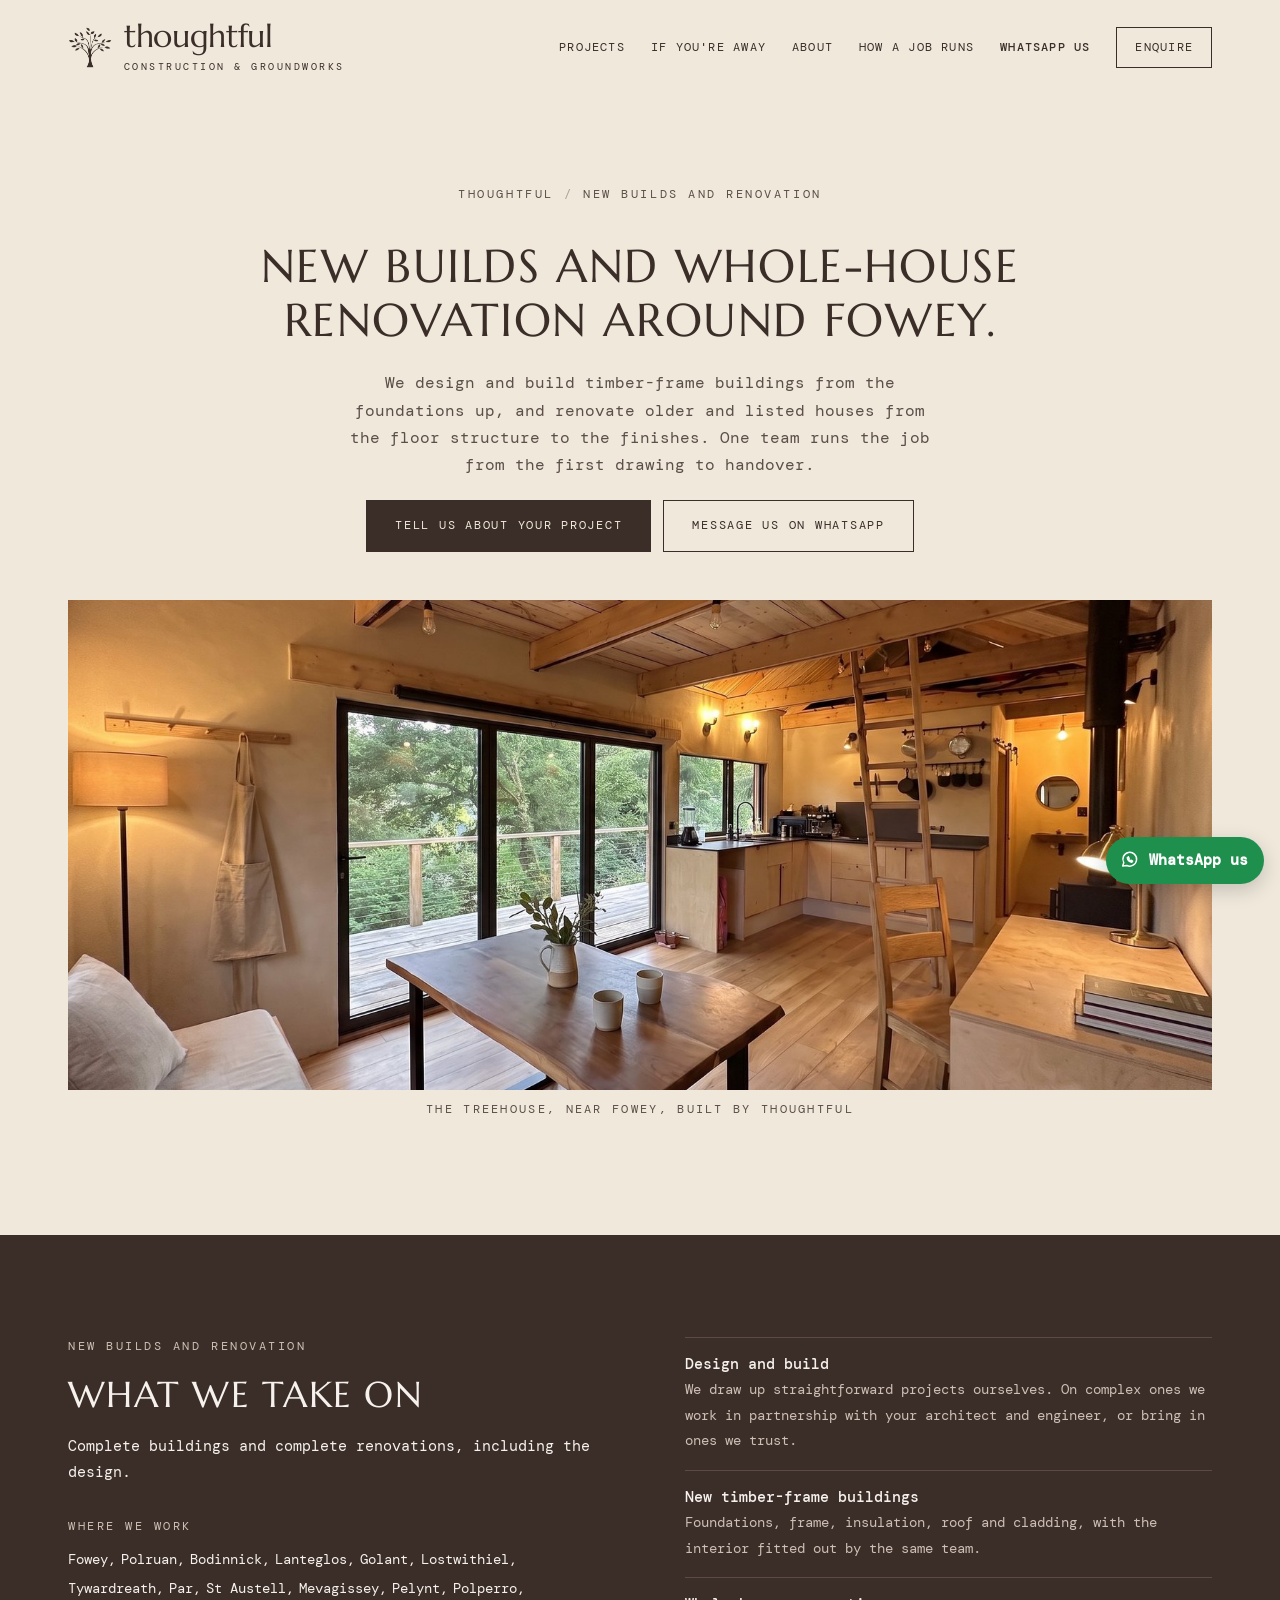
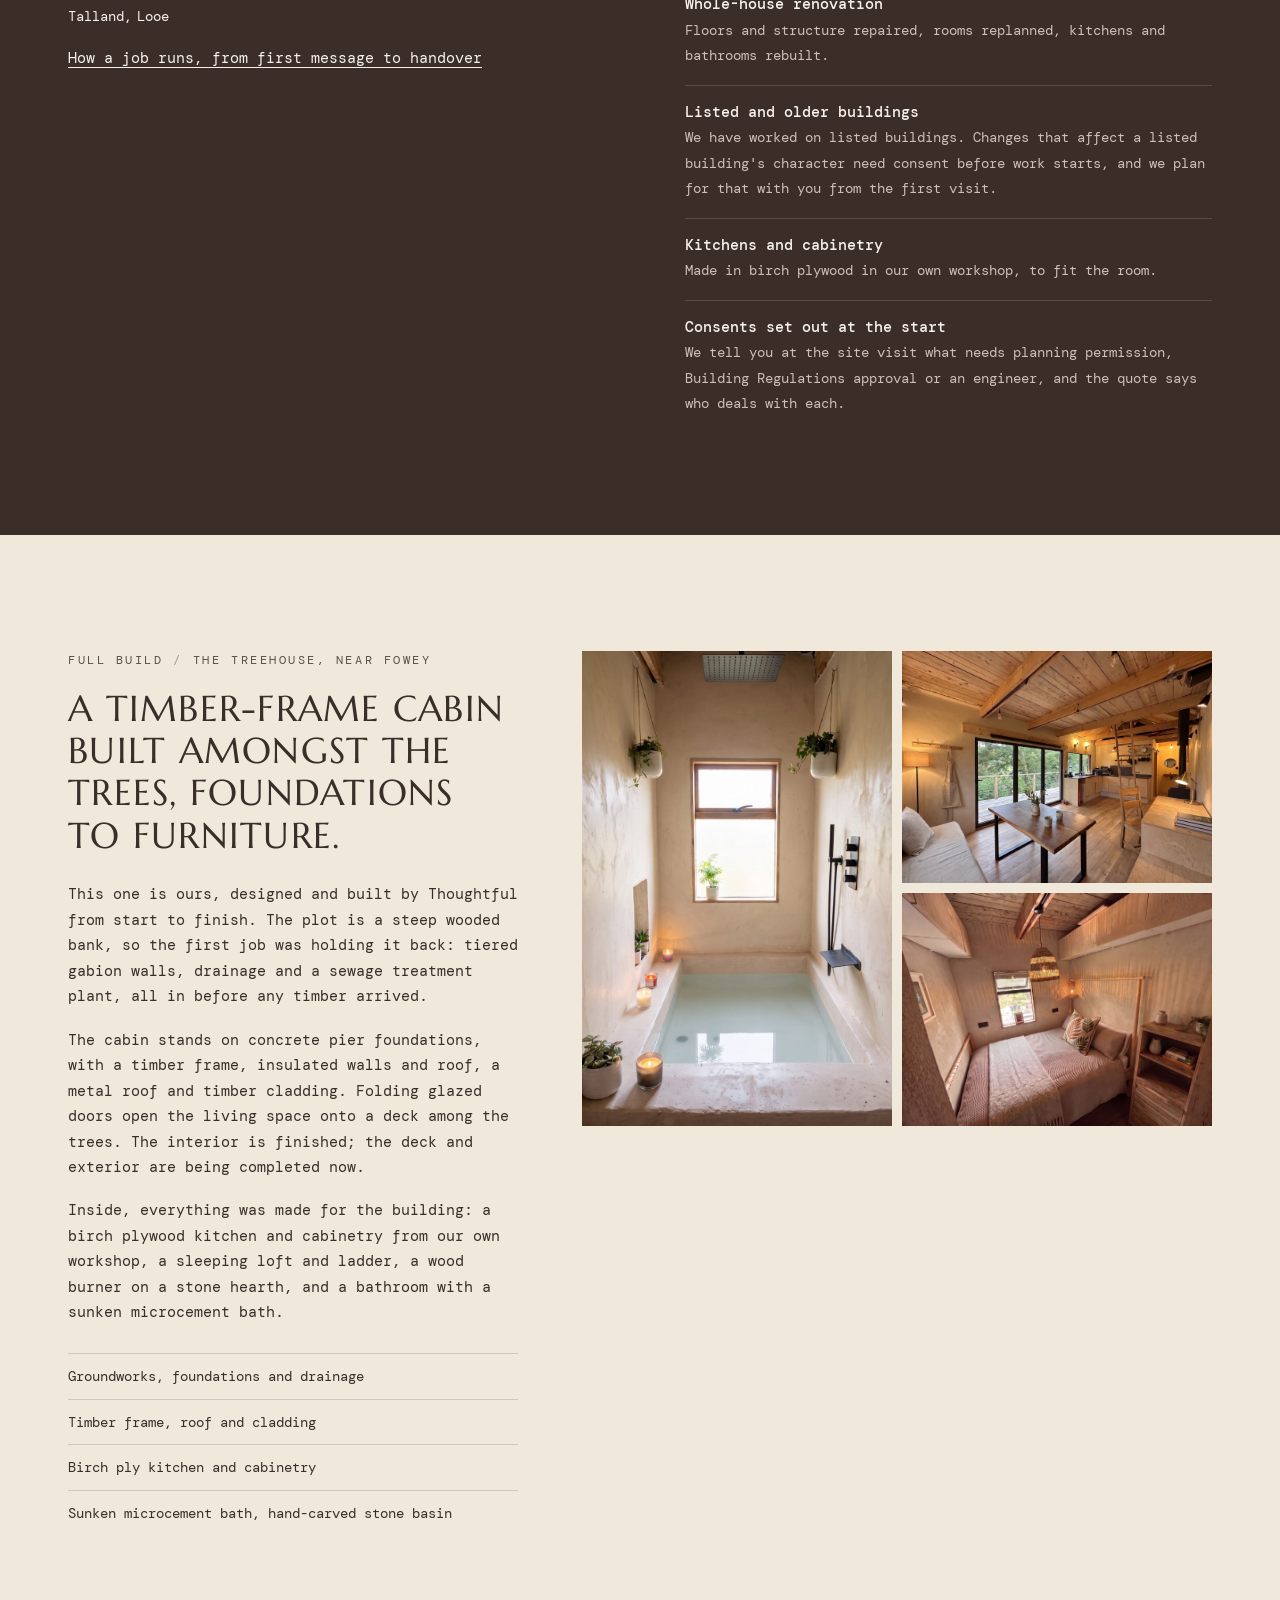
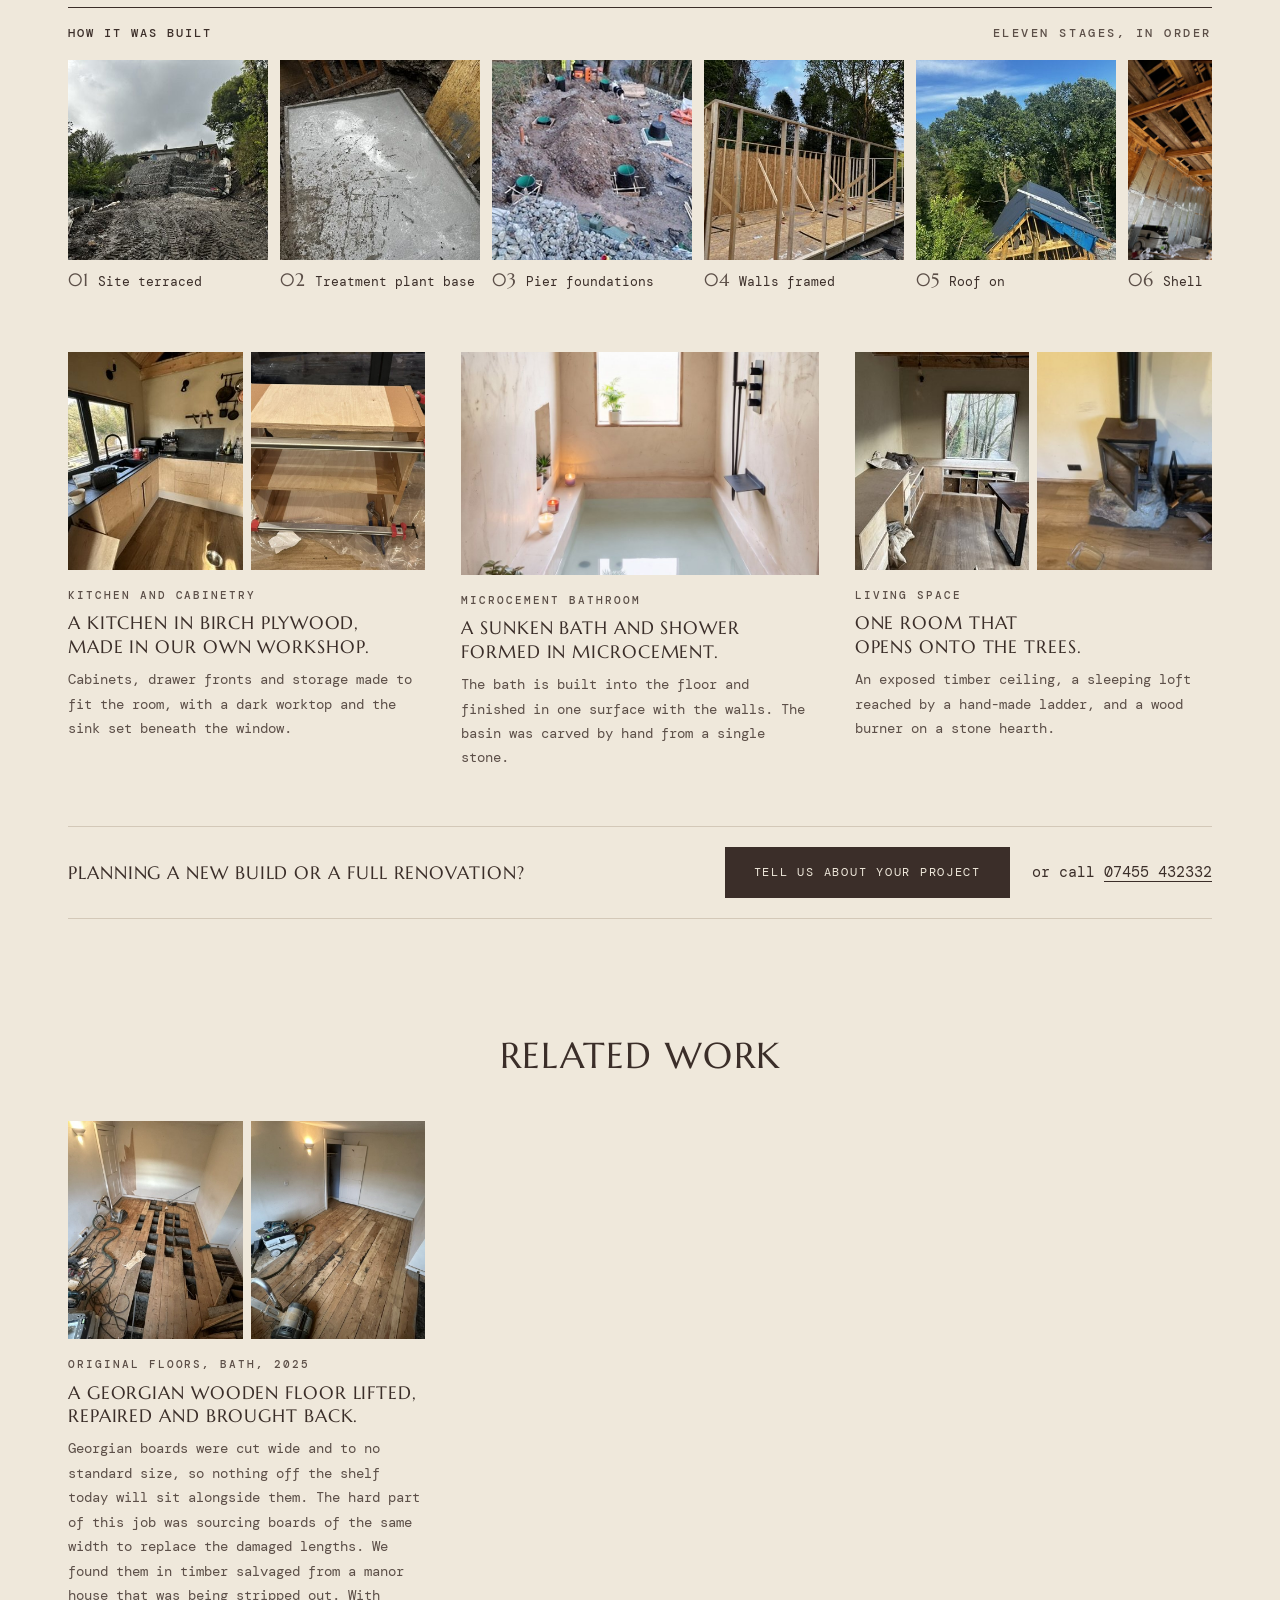
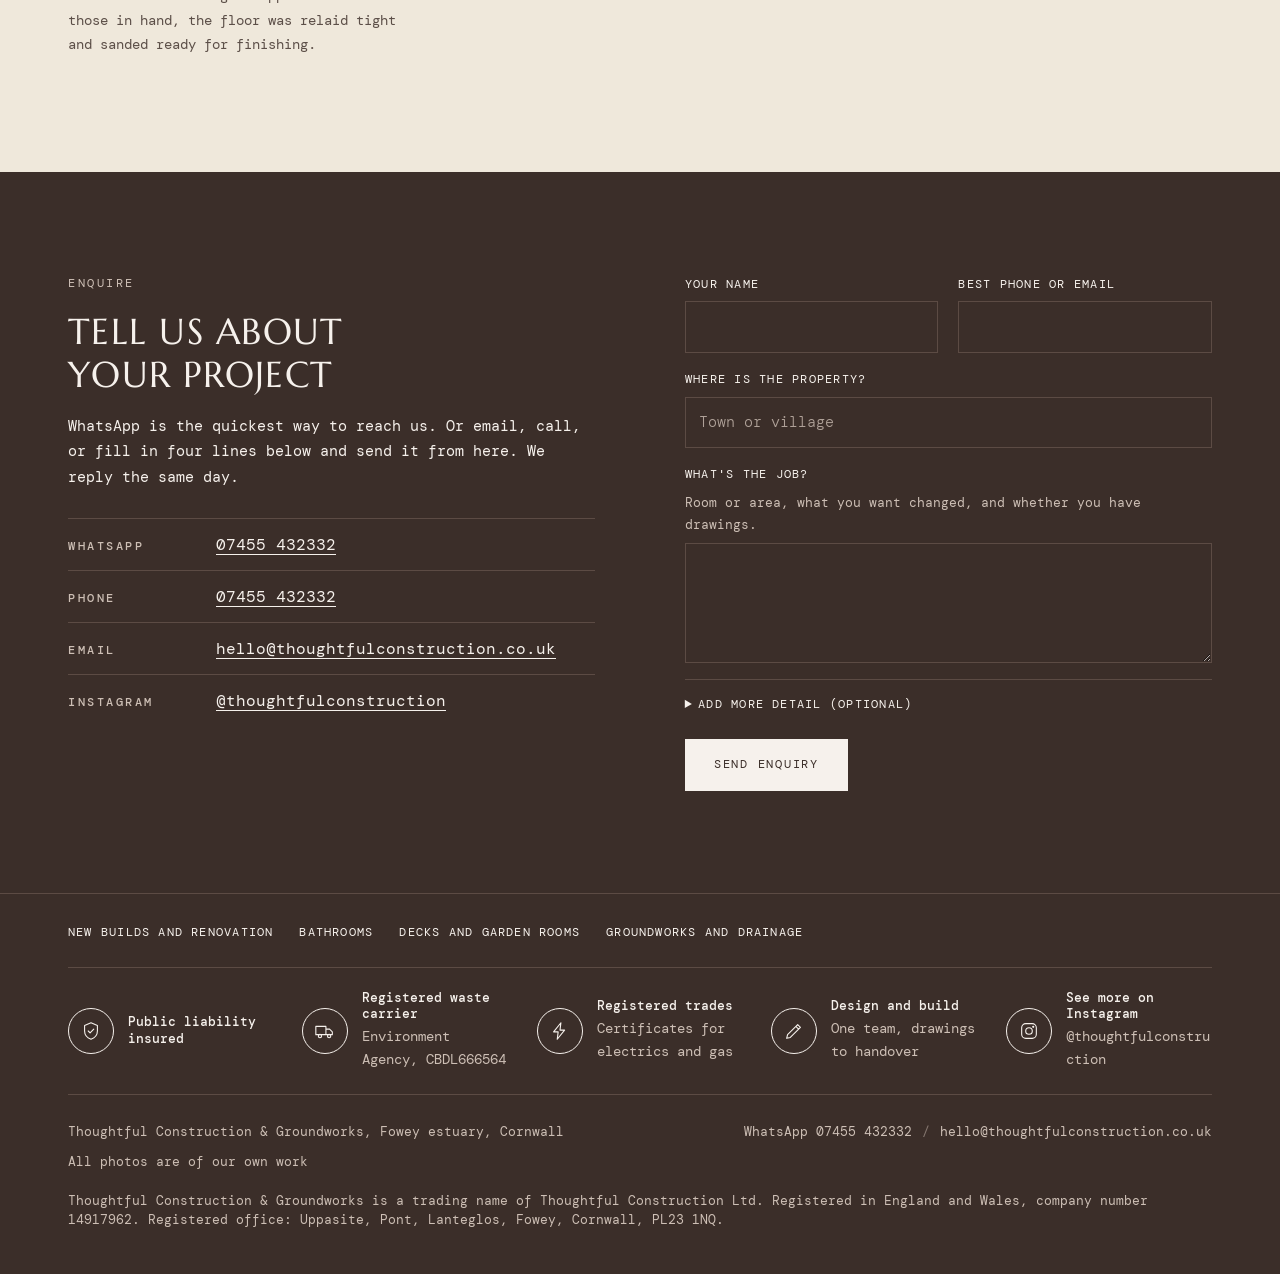
<file: new-builds-and-renovation/index.html>
<!doctype html>
<html lang="en-GB">
<head>
<meta charset="utf-8">
<meta name="viewport" content="width=device-width, initial-scale=1">
<title>New builds and renovation in Fowey and south Cornwall | Thoughtful Construction</title>
<meta name="description" content="Timber-frame new builds and whole-house renovation around Fowey, including listed and older buildings. Designed and built by one team.">
<meta property="og:title" content="New builds and renovation in Fowey and south Cornwall">
<meta property="og:description" content="Timber-frame new builds and whole-house renovation around Fowey, including listed and older buildings. Designed and built by one team.">
<meta property="og:image" content="https://thoughtfulconstruction.co.uk/img/tree-10.jpg">
<meta property="og:type" content="website">
<meta property="og:url" content="https://thoughtfulconstruction.co.uk/new-builds-and-renovation/">
<link rel="canonical" href="https://thoughtfulconstruction.co.uk/new-builds-and-renovation/">
<link rel="icon" href="/favicon.ico?v=3" sizes="any">
<link rel="icon" type="image/png" href="/favicon.png?v=3">
<link rel="apple-touch-icon" href="/apple-touch-icon.png?v=3">
<link rel="preconnect" href="https://fonts.googleapis.com">
<link rel="preconnect" href="https://fonts.gstatic.com" crossorigin>
<link rel="stylesheet" href="https://fonts.googleapis.com/css2?family=DM+Mono:wght@300;400;500&family=Marcellus&display=swap">
<link rel="stylesheet" href="/style.css">
</head>
<body>
<header class="top">
  <div class="wrap">
    <a class="mark" href="/" aria-label="Thoughtful Construction and Groundworks">
      <span class="tree" aria-hidden="true"></span><span class="rule" aria-hidden="true"></span>
      <span><b>Thoughtful</b><small>Construction &amp; Groundworks</small></span>
    </a>
    <nav aria-label="Sections">
      <a href="/#work">Projects</a><a href="/#away">If you're away</a><a href="/#about">About</a><a href="/#process">How a job runs</a><a class="tel" href="https://wa.me/447455432332?text=Hello%2C%20I%27d%20like%20to%20talk%20about%20some%20work." rel="noopener">WhatsApp us</a><a class="go" href="#enquire">Enquire</a>
    </nav>
  </div>
</header>

<main id="top">
<section class="hero">
  <div class="wrap">
    <p class="label crumb"><a href="/">Thoughtful</a><span>New builds and renovation</span></p>
    <h1>New builds and whole-house renovation around Fowey.</h1>
    <div class="sub">
      <p class="lede">We design and build timber-frame buildings from the foundations up, and renovate older and listed houses from the floor structure to the finishes. One team runs the job from the first drawing to handover.</p>
      <div class="actions"><a class="btn" href="#enquire">Tell us about your project</a><a class="btn ghost" href="https://wa.me/447455432332?text=Hello%2C%20I%27d%20like%20to%20talk%20about%20some%20work." rel="noopener">Message us on WhatsApp</a></div>
    </div>
    <figure>
      <img src="/img/tree-10.jpg" width="1600" height="1200" alt="Inside the Treehouse near Fowey, a timber-frame cabin designed and built by Thoughtful">
      <figcaption>The Treehouse, near Fowey, built by Thoughtful</figcaption>
    </figure>
  </div>
</section>

<section class="plain">
  <div class="wrap two">
    <div class="stack">
      <p class="label">New builds and renovation</p>
      <h2>What we take on</h2>
      <p>Complete buildings and complete renovations, including the design.</p>
      <div class="stack" style="margin-top:14px;gap:.7rem">
        <span class="label">Where we work</span>
        <ul class="places"><li>Fowey</li><li>Polruan</li><li>Bodinnick</li><li>Lanteglos</li><li>Golant</li><li>Lostwithiel</li><li>Tywardreath</li><li>Par</li><li>St Austell</li><li>Mevagissey</li><li>Pelynt</li><li>Polperro</li><li>Talland</li><li>Looe</li></ul>
      </div>
      <p><a href="/#process">How a job runs, from first message to handover</a></p>
    </div>
    <ul class="ticks">
      <li><b>Design and build</b><span>We draw up straightforward projects ourselves. On complex ones we work in partnership with your architect and engineer, or bring in ones we trust.</span></li>
      <li><b>New timber-frame buildings</b><span>Foundations, frame, insulation, roof and cladding, with the interior fitted out by the same team.</span></li>
      <li><b>Whole-house renovation</b><span>Floors and structure repaired, rooms replanned, kitchens and bathrooms rebuilt.</span></li>
      <li><b>Listed and older buildings</b><span>We have worked on listed buildings. Changes that affect a listed building's character need consent before work starts, and we plan for that with you from the first visit.</span></li>
      <li><b>Kitchens and cabinetry</b><span>Made in birch plywood in our own workshop, to fit the room.</span></li>
      <li><b>Consents set out at the start</b><span>We tell you at the site visit what needs planning permission, Building Regulations approval or an engineer, and the quote says who deals with each.</span></li>
    </ul>
  </div>
</section>

<section class="job" id="treehouse">
  <div class="wrap">
    <div class="job-head">
      <div class="stack">
        <div class="meta label"><span>Full build</span><span>The Treehouse, near Fowey</span></div>
        <h2>A timber-frame cabin built amongst the trees, foundations to furniture.</h2>
        <p>This one is ours, designed and built by Thoughtful from start to finish. The plot is a steep wooded bank, so the first job was holding it back: tiered gabion walls, drainage and a sewage treatment plant, all in before any timber arrived.</p>
        <p>The cabin stands on concrete pier foundations, with a timber frame, insulated walls and roof, a metal roof and timber cladding. Folding glazed doors open the living space onto a deck among the trees. The interior is finished; the deck and exterior are being completed now.</p>
        <p>Inside, everything was made for the building: a birch plywood kitchen and cabinetry from our own workshop, a sleeping loft and ladder, a wood burner on a stone hearth, and a bathroom with a sunken microcement bath.</p>
        <ul class="facts"><li>Groundworks, foundations and drainage</li><li>Timber frame, roof and cladding</li><li>Birch ply kitchen and cabinetry</li><li>Sunken microcement bath, hand-carved stone basin</li></ul>
      </div>
      <div class="shots">
        <figure class="tall"><img loading="lazy" src="/img/tree-35.jpg" width="896" height="1200" alt="Sunken microcement bath in the Treehouse"></figure>
        <figure><img loading="lazy" src="/img/tree-10.jpg" width="1600" height="1200" alt="Living space with dining table, kitchen and the ladder to the sleeping loft"></figure>
        <figure><img loading="lazy" src="/img/tree-36.jpg" width="1400" height="1045" alt="Finished bedroom with timber ceiling and fitted birch plywood storage"></figure>
      </div>
    </div>
    <div class="seq-title"><h3>How it was built</h3><span class="label">Eleven stages, in order</span></div>
    <div class="seq" tabindex="0" aria-label="Treehouse build sequence, scrolls sideways">
      <figure><img loading="lazy" src="/img/tree-17.jpg" width="480" height="360" alt="The sloping plot cleared and terraced with gabion walls"><figcaption><i>01</i>Site terraced</figcaption></figure>
      <figure><img loading="lazy" src="/img/tree-18.jpg" width="360" height="480" alt="Concrete base cast in an excavation for the treatment plant"><figcaption><i>02</i>Treatment plant base</figcaption></figure>
      <figure><img loading="lazy" src="/img/tree-19.jpg" width="360" height="770" alt="Rows of pier foundations set out across the plot"><figcaption><i>03</i>Pier foundations</figcaption></figure>
      <figure><img loading="lazy" src="/img/tree-21.jpg" width="480" height="360" alt="Timber wall frames standing on the floor deck"><figcaption><i>04</i>Walls framed</figcaption></figure>
      <figure><img loading="lazy" src="/img/tree-22.jpg" width="480" height="360" alt="Roof structure up with membrane and metal sheets going on"><figcaption><i>05</i>Roof on</figcaption></figure>
      <figure><img loading="lazy" src="/img/tree-24.jpg" width="1400" height="903" alt="Inside the insulated timber shell"><figcaption><i>06</i>Shell insulated</figcaption></figure>
      <figure><img loading="lazy" src="/img/tree-25.jpg" width="768" height="1024" alt="Timber cladding being fixed over battens and breather membrane"><figcaption><i>07</i>Cladding</figcaption></figure>
      <figure><img loading="lazy" src="/img/tree-26.jpg" width="360" height="480" alt="Interior boarded out beneath the exposed timber ceiling"><figcaption><i>08</i>Boarded out</figcaption></figure>
      <figure><img loading="lazy" src="/img/tree-27.jpg" width="360" height="480" alt="Sunken bath formed in the bathroom floor before finishing"><figcaption><i>09</i>Bath formed</figcaption></figure>
      <figure><img loading="lazy" src="/img/tree-33.jpg" width="480" height="360" alt="Birch plywood kitchen units being fitted"><figcaption><i>10</i>Kitchen fitted</figcaption></figure>
      <figure><img loading="lazy" src="/img/tree-15.jpg" width="480" height="360" alt="Finished bedroom with timber ceiling and fitted shelving"><figcaption><i>11</i>Finished inside</figcaption></figure>
    </div>
    <div class="small-grid" style="margin-top:48px">
      <article>
        <div class="pair"><img loading="lazy" src="/img/tree-31.jpg" width="480" height="360" alt="Finished birch plywood kitchen with dark worktop"><img loading="lazy" src="/img/tree-32.jpg" width="1024" height="768" alt="A birch plywood cabinet in clamps in the workshop"></div>
        <span class="label">Kitchen and cabinetry</span>
        <h3>A kitchen in birch plywood, made in our own workshop.</h3>
        <p>Cabinets, drawer fronts and storage made to fit the room, with a dark worktop and the sink set beneath the window.</p>
      </article>
      <article>
        <div class="pair solo"><img loading="lazy" src="/img/tree-35.jpg" width="896" height="1200" alt="Sunken microcement bath in the Treehouse"></div>
        <span class="label">Microcement bathroom</span>
        <h3>A sunken bath and shower formed in microcement.</h3>
        <p>The bath is built into the floor and finished in one surface with the walls. The basin was carved by hand from a single stone.</p>
      </article>
      <article>
        <div class="pair"><img loading="lazy" src="/img/tree-34.jpg" width="480" height="360" alt="Fitted plywood storage and a live-edge desk"><img loading="lazy" src="/img/tree-16.jpg" width="360" height="480" alt="Wood burner on a stone hearth"></div>
        <span class="label">Living space</span>
        <h3>One room that opens onto the trees.</h3>
        <p>An exposed timber ceiling, a sleeping loft reached by a hand-made ladder, and a wood burner on a stone hearth.</p>
      </article>
    </div>
    <p class="job-cta"><b>Planning a new build or a full renovation?</b><a class="btn" href="#enquire" data-type="New build or extension">Tell us about your project</a><span>or call <a href="tel:+447455432332">07455 432332</a></span></p>
  </div>
</section>
<section class="small">
  <div class="wrap">
    <h2>Related work</h2>
    <div class="small-grid">
      <article>
        <div class="pair"><img loading="lazy" src="/img/floor-01.jpg" width="1024" height="768" alt="Original Georgian floorboards lifted for repair"><img loading="lazy" src="/img/floor-04.jpg" width="1024" height="768" alt="The repaired floor being sanded"></div>
        <span class="label">Original floors, Bath, 2025</span>
        <h3>A Georgian wooden floor lifted, repaired and brought back.</h3>
        <p>Georgian boards were cut wide and to no standard size, so nothing off the shelf today will sit alongside them. The hard part of this job was sourcing boards of the same width to replace the damaged lengths. We found them in timber salvaged from a manor house that was being stripped out. With those in hand, the floor was relaid tight and sanded ready for finishing.</p>
      </article>
    </div>
  </div>
</section>

<section class="enquire" id="enquire">
  <div class="wrap">
    <div class="two">
      <div class="stack">
        <p class="label">Enquire</p>
        <h2>Tell us about your project</h2>
        <p>WhatsApp is the quickest way to reach us. Or email, call, or fill in four lines below and send it from here. We reply the same day.</p>
        <div class="contact"><div><div class="label">WhatsApp</div><span><a href="https://wa.me/447455432332?text=Hello%2C%20I%27d%20like%20to%20talk%20about%20some%20work." rel="noopener">07455 432332</a></span></div><div><div class="label">Phone</div><span><a href="tel:+447455432332">07455 432332</a></span></div><div><div class="label">Email</div><span><a href="mailto:hello@thoughtfulconstruction.co.uk">hello@thoughtfulconstruction.co.uk</a></span></div><div><div class="label">Instagram</div><span><a href="https://www.instagram.com/thoughtfulconstruction/" rel="noopener">@thoughtfulconstruction</a></span></div></div>
      </div>
      <div>
        <form id="enq" novalidate data-type="New build or extension">
          <label>Your name<input id="f-name" name="name" autocomplete="name" required></label>
          <label>Best phone or email<input id="f-reach" name="reach" autocomplete="email" required></label>
          <label class="full">Where is the property?<input id="f-place" name="place" placeholder="Town or village"></label>
          <label class="full">What's the job?<span class="hint">Room or area, what you want changed, and whether you have drawings.</span><textarea id="f-job" name="job" required></textarea></label>
          <details class="full more" id="f-more"><summary>Add more detail (optional)</summary>
            <div class="grid">
              <label>Kind of work
            <select id="f-type" name="type"><option value="">Choose one</option><option>New build or extension</option><option>Bathroom</option><option>Renovation of several rooms</option><option>Deck or garden room</option><option>Groundworks or drainage</option><option>Kitchen, joinery or furniture</option><option>Something else</option></select></label>
              <label>Rough budget
            <select id="f-budget" name="budget"><option value="">Choose one</option><option>Under £8,000</option><option>£8,000 to £15,000</option><option>£15,000 to £30,000</option><option>£30,000 to £60,000</option><option>Over £60,000</option><option>Not sure yet</option></select></label>
              <label>When would you like it done?<input id="f-when" name="when" placeholder="For example: before Easter"></label>
              <label>Is it listed, or let to guests?
            <select id="f-status" name="status"><option value="">Choose one</option><option>Neither</option><option>Listed building</option><option>Holiday let</option><option>Listed and let</option><option>Not sure</option></select></label>
              <label>Will you be nearby during the work?
            <select id="f-local" name="local"><option value="">Choose one</option><option>Yes, I live there</option><option>Sometimes</option><option>No, someone holds the keys</option></select></label>
              <label class="full">How did you hear about us?<input id="f-source" name="source"></label>
            </div>
          </details>
          <input type="checkbox" name="botcheck" class="hp" tabindex="-1" autocomplete="off" aria-hidden="true">
          <div class="full actions"><button class="btn" type="submit" id="f-go">Send enquiry</button><span class="err" id="f-err" role="alert" hidden></span></div>
        </form>
        <div class="result" id="f-done" hidden role="status">
          <span class="label">Sent</span>
          <p><b>Thank you, we have your message.</b> We reply the same day, by phone or email. If it's urgent, WhatsApp or call 07455 432332.</p>
        </div>
        <div class="result" id="result" hidden>
          <span class="label">Your message, ready to send</span>
          <textarea id="f-out" readonly aria-label="Your enquiry message"></textarea>
          <div class="actions"><a class="btn" id="f-mail" href="mailto:hello@thoughtfulconstruction.co.uk">Send by email</a><a class="btn ghost" id="f-wa" href="https://wa.me/447455432332?text=Hello%2C%20I%27d%20like%20to%20talk%20about%20some%20work." rel="noopener">Send on WhatsApp</a><button class="btn ghost" type="button" id="f-copy">Copy message</button><span id="f-copied" class="label" role="status"></span></div>
          <p id="f-send"></p>
        </div>
      </div>
    </div>
  </div>
</section>
</main>

<footer>
  <div class="wrap"><span class="links"><a href="/new-builds-and-renovation/">New builds and renovation</a><a href="/bathrooms/">Bathrooms</a><a href="/decks-and-garden-rooms/">Decks and garden rooms</a><a href="/groundworks-and-drainage/">Groundworks and drainage</a></span><ul class="seals"><li><i class="ico" aria-hidden="true"><svg viewBox="0 0 24 24"><path d="M12 3l7 3v6c0 4.5-3 7.5-7 9-4-1.5-7-4.5-7-9V6z"/><path d="M9 12l2 2 4-4"/></svg></i><span><b>Public liability insured</b></span></li><li><i class="ico" aria-hidden="true"><svg viewBox="0 0 24 24"><path d="M2 7h11v9H2zM13 10h4l3 3v3h-7"/><circle cx="6.5" cy="17.5" r="1.8"/><circle cx="16.5" cy="17.5" r="1.8"/></svg></i><span><b>Registered waste carrier</b><small>Environment Agency, CBDL666564</small></span></li><li><i class="ico" aria-hidden="true"><svg viewBox="0 0 24 24"><path d="M13 3L5 13h5l-1 8 8-10h-5z"/></svg></i><span><b>Registered trades</b><small>Certificates for electrics and gas</small></span></li><li><i class="ico" aria-hidden="true"><svg viewBox="0 0 24 24"><path d="M4 20l1-4L16 5l3 3L8 19zM14 7l3 3"/></svg></i><span><b>Design and build</b><small>One team, drawings to handover</small></span></li><li><a href="https://www.instagram.com/thoughtfulconstruction/" rel="noopener"><i class="ico" aria-hidden="true"><svg viewBox="0 0 24 24"><rect x="4" y="4" width="16" height="16" rx="4.5"/><circle cx="12" cy="12" r="3.6"/><circle cx="16.6" cy="7.4" r=".6"/></svg></i><span><b>See more on Instagram</b><small>@thoughtfulconstruction</small></span></a></li></ul><span>Thoughtful Construction &amp; Groundworks, Fowey estuary, Cornwall</span><span class="sep"><a href="https://wa.me/447455432332?text=Hello%2C%20I%27d%20like%20to%20talk%20about%20some%20work." rel="noopener">WhatsApp 07455 432332</a><a href="mailto:hello@thoughtfulconstruction.co.uk">hello@thoughtfulconstruction.co.uk</a></span><span>All photos are of our own work</span><span class="legal">Thoughtful Construction &amp; Groundworks is a trading name of Thoughtful Construction Ltd. Registered in England and Wales, company number 14917962. Registered office: Uppasite, Pont, Lanteglos, Fowey, Cornwall, PL23 1NQ.</span></div>
</footer>
<a class="wa-float" href="https://wa.me/447455432332?text=Hello%2C%20I%27d%20like%20to%20talk%20about%20some%20work." rel="noopener" aria-label="Message us on WhatsApp"><svg viewBox="0 0 24 24" aria-hidden="true"><path d="M4 18.5l1.2-3.6A7.5 7.5 0 1 1 8.6 18z"/><path d="M9 9.5c.3 2.2 2.3 4.4 4.9 5l1-1.3-1.8-.9-.7.7c-.9-.4-1.6-1.1-2-2l.7-.7-.8-1.9z"/></svg><span>WhatsApp us</span></a>
<script src="/site.js?v=3"></script>
</body>
</html>
</file>
<file: style.css>
[hidden]{display:none!important}

/* Calm and centred: a cream page, the logo brown as the one ink, flared capitals for headings, light typewriter text for reading, and the logo tree reused as a pale motif. One light look, no dark variant. */
:root{
  --bg:#EFE8DB;
  --ink:#3B2E29;          /* logo brown */
  --muted:#5C4F48;
  --line:#D3C8B8;
  --panel:#F7F2E9;
  --motif:#F8F3EA;
  --band:#3B2E29;         /* enquiry and footer */
  --on-band:#F6F1EC;
  --on-band-muted:#CDBFB5;
  --band-line:#5C4B44;
  --err:#A3271C;
  --serif:"Marcellus","Times New Roman",Georgia,serif;
  --sans:"DM Mono",ui-monospace,Menlo,Consolas,monospace;
  --gutter:clamp(16px,4vw,48px);
  --max:1240px;
  --tree:url([data-uri]);
}
*{box-sizing:border-box}
html{-webkit-text-size-adjust:100%}
body{background:var(--bg);color:var(--ink);font-family:var(--sans);font-size:17px;line-height:1.55;margin:0}
img{display:block;max-width:100%;height:auto}
a{color:inherit;text-underline-offset:4px;text-decoration-thickness:1px}
a:focus-visible,button:focus-visible,input:focus-visible,select:focus-visible,textarea:focus-visible,summary:focus-visible,.seq:focus-visible{outline:2px solid var(--ink);outline-offset:3px}
h1,h2,h3{font-family:var(--serif);font-weight:400;margin:0;text-wrap:balance}
h1{font-size:clamp(2.1rem,5.2vw,4.4rem);line-height:1.02;letter-spacing:-.025em}
h2{font-size:clamp(1.9rem,3.8vw,3.1rem);line-height:1.04;letter-spacing:-.025em}
h3{font-size:1.45rem;line-height:1.15;letter-spacing:-.015em}
p{margin:0;max-width:62ch}
.wrap{max-width:var(--max);margin-inline:auto;padding-inline:var(--gutter)}
.label{font-family:var(--sans);font-size:.92rem;font-weight:600;line-height:1.4;letter-spacing:0}
.stack{display:flex;flex-direction:column;gap:1.1rem}

/* header */
.top .wrap{display:flex;flex-wrap:wrap;align-items:center;gap:10px 28px;padding-block:20px}
.mark{display:flex;align-items:center;gap:12px;text-decoration:none;margin-right:auto}
.tree{width:44px;height:41px;background:currentColor;flex:none;-webkit-mask:var(--tree) center/contain no-repeat;mask:var(--tree) center/contain no-repeat}
.mark .rule{display:none}
.mark b{font-family:var(--serif);font-weight:400;font-size:1.65rem;line-height:1;display:block}
.mark small{font-size:.74rem;font-weight:500;display:block;margin-top:4px}
.top nav{display:flex;flex-wrap:wrap;align-items:center;gap:6px 26px;font-size:.95rem;font-weight:500}
.top nav a{text-decoration:none;padding-block:6px}
.top nav a:hover{text-decoration:underline}
.top nav a.tel{font-weight:700;white-space:nowrap}
.top nav a.go{border:1px solid currentColor;padding:8px 18px;border-radius:999px}
.top nav a.go:hover{background:var(--ink);color:var(--bg);text-decoration:none}

/* buttons */
.btn{display:inline-block;background:var(--ink);color:var(--bg);font:600 1rem/1.3 var(--sans);padding:15px 26px;border:1px solid var(--ink);text-decoration:none;cursor:pointer;border-radius:999px}
.btn:hover{opacity:.86}
.btn.ghost{background:transparent;color:var(--ink)}
.btn.ghost:hover{background:var(--ink);color:var(--bg);opacity:1}
.actions{display:flex;flex-wrap:wrap;gap:12px;margin-top:8px}

/* hero */
.hero .wrap{padding-block:clamp(36px,7vw,104px) 0}
.hero h1{max-width:20ch}
.hero .crumb{margin-bottom:clamp(18px,3vw,36px)}
.crumb a{text-decoration:none}.crumb a:hover{text-decoration:underline}
.crumb span::before{content:"/";margin:0 10px;opacity:.45}
.hero .rowline{display:grid;grid-template-columns:repeat(3,minmax(0,1fr));gap:8px 32px;margin:clamp(36px,6.5vw,92px) 0 0;padding:16px 0 0;border-top:1px solid var(--ink);list-style:none;font-size:.95rem;font-weight:500}
.hero .sub{display:grid;grid-template-columns:minmax(0,7fr) minmax(0,5fr);gap:20px 48px;align-items:end;margin-top:clamp(36px,6.5vw,92px);padding-top:20px;border-top:1px solid var(--ink)}
.hero .sub .lede{font-size:1.12rem}
.hero .sub .actions{justify-content:flex-end;margin:0}
.hero figure{margin:clamp(28px,4vw,48px) 0 0}
.hero figure img{width:100%;aspect-ratio:21/9;object-fit:cover;object-position:50% 60%;background:var(--panel)}
.hero figure.small img{width:min(100%,560px);aspect-ratio:4/3}
.hero figcaption{margin-top:10px;color:var(--muted);font-weight:500;font-size:.88rem}

/* work index */
section.index{padding-block:clamp(56px,9vw,120px) 0}
.index h2{margin-bottom:14px}
.index ul{margin:0;padding:0;list-style:none}
.index li a{display:grid;grid-template-columns:minmax(0,5fr) minmax(0,3fr) minmax(0,2fr) 132px;gap:6px 24px;align-items:center;padding:18px 0;border-top:1px solid var(--line);text-decoration:none}
.index li:last-child a{border-bottom:1px solid var(--line)}
.index b{font-family:var(--serif);font-weight:400;font-size:clamp(1.5rem,3vw,2.4rem);letter-spacing:-.02em;line-height:1.1}
.index span{font-size:.95rem}
.index img{width:132px;aspect-ratio:4/3;object-fit:cover;background:var(--panel)}
.index a:hover b{text-decoration:underline;text-decoration-thickness:1px;text-underline-offset:6px}

/* plain two-column sections */
section.plain{padding-block:clamp(56px,9vw,120px) 0}
.two{display:grid;grid-template-columns:minmax(0,1fr) minmax(0,1fr);gap:32px clamp(32px,7vw,110px)}
.big{font-family:var(--serif);font-size:clamp(1.4rem,2.5vw,2rem);line-height:1.25;letter-spacing:-.015em;max-width:26ch}
.svc{padding:16px 0 18px;border-top:1px solid var(--line)}
.svc h3{font-family:var(--sans);font-weight:600;font-size:1.02rem;letter-spacing:0;line-height:1.4}
.svc h3 a{text-decoration:none}.svc h3 a:hover{text-decoration:underline}
.svc ul{margin:6px 0 0;padding:0;list-style:none;color:var(--muted);font-size:.95rem}
.svc li{padding:2px 0}
.ticks{margin:0;padding:0;list-style:none}
.ticks li{padding:14px 0 16px;border-top:1px solid var(--line)}
.ticks b{display:block;font-weight:600}
.ticks span{color:var(--muted);font-size:.96rem}
/* Google reviews, copied by hand from the Business Profile */
#reviews h2{margin:1.1rem 0 28px}
.g-box{border:1px solid var(--line);border-radius:12px;background:var(--panel);padding:clamp(16px,2.4vw,28px)}
.g-head{display:flex;align-items:center;gap:14px;flex-wrap:wrap}
.g-mark{width:34px;height:34px;flex:none}
.g-sum{display:flex;flex-direction:column;gap:2px;margin-right:auto;min-width:0}
.g-sum b{font-weight:600;font-size:1.05rem;line-height:1.3}
.g-sum > span{display:flex;align-items:center;gap:8px;flex-wrap:wrap}
.g-score{font-weight:600;font-size:1.25rem;line-height:1}
.g-count{color:var(--muted);font-size:.92rem}
.g-stars{--n:5;display:inline-block;width:5.4em;height:1.08em;flex:none;vertical-align:middle;
  --star:url("data:image/svg+xml,%3Csvg xmlns='http://www.w3.org/2000/svg' viewBox='0 0 24 24'%3E%3Cpath d='M12 17.3l-6.2 3.7 1.6-7L2 9.2l7.2-.6L12 2l2.8 6.6 7.2.6-5.4 4.8 1.6 7z'/%3E%3C/svg%3E");
  background:linear-gradient(90deg,#FBBC04 calc(var(--n)*20%),var(--line) 0);
  -webkit-mask:var(--star) left center/1.08em 1.08em repeat-x;mask:var(--star) left center/1.08em 1.08em repeat-x}
.g-stars[data-stars="4"]{--n:4}.g-stars[data-stars="3"]{--n:3}.g-stars[data-stars="2"]{--n:2}.g-stars[data-stars="1"]{--n:1}
.g-btn{display:inline-block;font:600 .95rem/1.3 var(--sans);padding:10px 18px;border:1px solid var(--line);border-radius:999px;background:var(--bg);color:var(--ink);text-decoration:none;white-space:nowrap}
.g-btn:hover{border-color:var(--ink)}
.g-list{margin:20px 0 0;padding:0;list-style:none;display:grid;grid-template-columns:repeat(auto-fill,minmax(260px,1fr));gap:14px}
.g-card{display:flex;flex-direction:column;gap:10px;min-width:0;padding:18px;border:1px solid var(--line);border-radius:10px;background:var(--bg)}
.g-who{display:grid;grid-template-columns:40px minmax(0,1fr) 20px;gap:0 12px;align-items:center}
.g-av{grid-row:span 2;width:40px;height:40px;border-radius:50%;display:grid;place-items:center;background:var(--ink);color:var(--bg);font-weight:600;font-size:1.05rem}
.g-who b{font-weight:600;line-height:1.3;align-self:end;overflow-wrap:anywhere}
.g-who small{grid-column:2;color:var(--muted);font-size:.86rem;align-self:start}
.g-who .g-mark{grid-column:3;grid-row:1 / span 2;width:20px;height:20px;align-self:start}
.g-card p{margin:0;font-size:.98rem;line-height:1.5}
.g-card a{margin-top:auto;font-size:.9rem;color:var(--muted)}
.g-foot{max-width:none;margin:18px 0 0;color:var(--muted);font-size:.86rem}
.steps{margin:0;padding:0;list-style:none;counter-reset:s}
.steps li{counter-increment:s;display:grid;grid-template-columns:2.8rem minmax(0,1fr);gap:0 10px;padding:14px 0 16px;border-top:1px solid var(--line)}
.steps li::before{content:counter(s);grid-row:span 2;font-family:var(--serif);font-size:1.6rem;line-height:1.1}
.steps b{font-weight:600}
.steps span{grid-column:2;color:var(--muted);font-size:.96rem}
.places{display:flex;flex-wrap:wrap;gap:4px 0;margin:0;padding:0;list-style:none;font-size:.95rem}
.places li:not(:last-child)::after{content:",";margin-right:.35em}

/* project write-ups (service pages) */
section.job{padding-block:clamp(56px,9vw,120px) 0;scroll-margin-top:0}
.job-head{display:grid;grid-template-columns:minmax(0,5fr) minmax(0,7fr);gap:28px clamp(24px,5vw,72px);align-items:start}
.job-head .meta{display:flex;flex-wrap:wrap;gap:2px 0;color:var(--muted)}
.job-head .meta span + span::before{content:"/";margin:0 10px;opacity:.5}
.job-head h2{margin-bottom:8px}
.facts{margin:10px 0 0;padding:0;list-style:none;font-size:.96rem;font-weight:500}
.facts li{padding:10px 0;border-top:1px solid var(--line)}
.shots{display:grid;gap:10px;grid-template-columns:repeat(2,minmax(0,1fr))}
.shots img{width:100%;height:100%;object-fit:cover;aspect-ratio:4/3;background:var(--panel)}
.shots .tall{grid-row:span 2}
.shots .tall img{aspect-ratio:auto}
.shots .wide{grid-column:1/-1}
.shots figure,.seq figure{margin:0;min-width:0}
@media (min-width:861px){.shots{position:sticky;top:20px}}
.seq-title{margin:clamp(40px,6vw,72px) 0 16px;padding-top:16px;border-top:1px solid var(--ink);display:flex;align-items:baseline;justify-content:space-between;gap:6px 16px;flex-wrap:wrap}
.seq-title h3{font-family:var(--sans);font-weight:600;font-size:.95rem;letter-spacing:0}
.seq-title .label{font-weight:500;color:var(--muted)}
.seq{display:grid;grid-auto-flow:column;grid-auto-columns:minmax(200px,1fr);gap:12px;overflow-x:auto;padding-bottom:12px;scrollbar-width:thin;scroll-snap-type:x proximity}
.seq figure{scroll-snap-align:start}
.seq img{width:100%;aspect-ratio:1/1;object-fit:cover;background:var(--panel)}
.seq figcaption{display:flex;gap:10px;align-items:baseline;margin-top:8px;font-size:.92rem;line-height:1.3}
.seq figcaption i{font-family:var(--serif);font-style:normal;font-size:1.15rem;color:var(--muted);flex:none}
.job-cta{max-width:none;margin:clamp(36px,5vw,56px) 0 0;padding:20px 0;border-block:1px solid var(--line);display:flex;flex-wrap:wrap;align-items:center;gap:12px 22px}
.job-cta b{font-family:var(--serif);font-weight:400;font-size:1.45rem;letter-spacing:-.015em;margin-right:auto}

/* smaller work */
section.small{padding-block:clamp(56px,9vw,120px) 0}
.small .wrap > h2{margin-bottom:28px}
.small-grid{display:grid;grid-template-columns:repeat(3,minmax(0,1fr));gap:36px clamp(20px,3vw,36px)}
.small-grid article{display:flex;flex-direction:column;gap:8px;min-width:0}
.small-grid .pair{display:grid;grid-template-columns:repeat(2,minmax(0,1fr));gap:8px;margin-bottom:8px}
.small-grid img{width:100%;aspect-ratio:4/5;object-fit:cover;background:var(--panel)}
.small-grid .pair.wide,.small-grid .pair.solo{grid-template-columns:minmax(0,1fr)}
.small-grid .pair.solo img{aspect-ratio:8/5;object-position:50% 70%}
.small-grid .pair.wide img{aspect-ratio:1400/538}
.small-grid .label{color:var(--muted);font-weight:500;font-size:.88rem}
.small-grid p{color:var(--muted);font-size:.96rem}

/* enquiry and footer share the brown band */
section.enquire{margin-top:clamp(56px,9vw,120px);padding-block:clamp(56px,8vw,104px);background:var(--band);color:var(--on-band);color-scheme:dark;
  --bg:var(--band);--ink:var(--on-band);--muted:var(--on-band-muted);--line:var(--band-line);--err:#F0A097}
form{display:grid;grid-template-columns:repeat(2,minmax(0,1fr));gap:16px 20px}
form .full{grid-column:1/-1}
label{display:flex;flex-direction:column;gap:6px;font-size:.93rem;font-weight:600;min-width:0}
input,select,textarea{font:inherit;font-weight:400;font-size:1rem;color:var(--ink);background:transparent;border:1px solid var(--line);border-radius:4px;padding:12px 13px;width:100%;min-width:0}
input:hover,select:hover,textarea:hover,input:focus,select:focus,textarea:focus{border-color:var(--ink)}
input::placeholder{color:var(--muted);opacity:.8}
textarea{min-height:120px;resize:vertical}
.hint{font-weight:400;color:var(--muted);font-size:.88rem}
.more{border-top:1px solid var(--line);padding-top:14px}
.more summary{cursor:pointer;font-weight:600;font-size:.95rem}
.more .grid{display:grid;grid-template-columns:repeat(2,minmax(0,1fr));gap:16px 20px;margin-top:16px}
.more .grid .full{grid-column:1/-1}
.result{margin-top:22px;border-top:1px solid var(--ink);padding-top:18px;display:flex;flex-direction:column;gap:12px}
.result textarea{min-height:220px;font-size:.95rem;line-height:1.5}
.contact{display:flex;flex-direction:column;margin-top:10px}
.contact > div{display:grid;grid-template-columns:8.5rem minmax(0,1fr);gap:4px 12px;align-items:baseline;padding:12px 0;border-top:1px solid var(--line)}
.contact .label{color:var(--muted);font-weight:500}
.contact span{user-select:all;font-weight:600;font-size:1.05rem;overflow-wrap:anywhere}
.err{color:var(--err);font-size:.92rem;font-weight:500}
footer{padding-block:28px 44px;background:var(--band);color:var(--on-band-muted);font-size:.9rem;border-top:1px solid var(--band-line)}
footer .wrap{display:flex;flex-wrap:wrap;gap:8px 28px;justify-content:space-between}
footer .links{flex-basis:100%;display:flex;flex-wrap:wrap;gap:6px 26px;padding-bottom:16px;color:var(--on-band);font-weight:500}
footer a{text-decoration:none}
footer a:hover{text-decoration:underline}
footer .sep > * + *::before{content:"/";margin:0 10px;opacity:.5}

@media (max-width:860px){
  .top .wrap{padding-block:14px 0}
  .top nav{flex-basis:calc(100% + 2*var(--gutter));margin-inline:calc(-1*var(--gutter));padding:2px var(--gutter) 10px;flex-wrap:nowrap;overflow-x:auto;white-space:nowrap;gap:22px;border-bottom:1px solid var(--line);scrollbar-width:none}
  .top nav::-webkit-scrollbar{display:none}
  .top nav a.go{display:none}
  .hero .rowline,.hero .sub,.two,.job-head,.more .grid,form{grid-template-columns:minmax(0,1fr)}
  .hero .sub .actions{justify-content:flex-start}
  .hero figure:not(.small){margin-inline:calc(-1*var(--gutter))}
  .hero figure:not(.small) img{aspect-ratio:4/3}
  .hero figure:not(.small) figcaption{padding-inline:var(--gutter)}
  .index li a{grid-template-columns:minmax(0,1fr) 96px}
  .index li a b,.index li a span{grid-column:1}
  .index img{width:96px;grid-column:2;grid-row:1/4}
  .small-grid{grid-template-columns:minmax(0,1fr)}
  .small-grid img{aspect-ratio:1/1}
  .small-grid .pair.wide img{aspect-ratio:1400/538}
  .small-grid .pair.solo img{aspect-ratio:4/3}
  .seq{grid-auto-columns:minmax(170px,56vw);margin-right:calc(-1*var(--gutter))}
  .job-cta .btn{width:100%;text-align:center}
  .contact > div{grid-template-columns:minmax(0,1fr)}
}

/* badges and icons */
.sprite{position:absolute}
.ico{flex:none;width:52px;height:52px;border:1.5px solid currentColor;border-radius:50%;display:grid;place-items:center;font-style:normal}
.ico svg{width:26px;height:26px;fill:none;stroke:currentColor;stroke-width:1.5;stroke-linecap:round;stroke-linejoin:round}
.seals{margin:clamp(28px,4vw,48px) 0 0;padding:22px 0;border-block:1px solid var(--line);list-style:none;display:grid;grid-template-columns:repeat(4,minmax(0,1fr));gap:18px 28px}
.seals li{display:flex;align-items:center;gap:14px;min-width:0}
.seals b{display:block;font-weight:600;line-height:1.25}
.seals small{display:block;font-size:.86rem;color:var(--muted);margin-top:2px}
.ticks.icons li{display:grid;grid-template-columns:52px minmax(0,1fr);gap:0 18px;align-items:start;padding-block:16px 18px}
.ticks.icons .ico{grid-row:span 2}
.ticks.icons b{align-self:end}

.aside-img{width:100%;aspect-ratio:4/3;object-fit:cover;object-position:50% 70%;margin-top:14px;background:var(--panel)}
/* intro, services with photographs, gallery */
.intro{display:grid;grid-template-columns:minmax(0,8fr) minmax(0,4fr);gap:24px 48px;align-items:end;margin-bottom:clamp(36px,5vw,64px)}
.intro .big{max-width:34ch}
.intro .actions{justify-content:flex-end;margin:0}
.svcs{display:grid;grid-template-columns:repeat(3,minmax(0,1fr));gap:32px clamp(20px,3vw,36px)}
.svcs .svc{border-top:0;padding:0}
.svc-img{display:block;margin-bottom:16px}
.svc-img img{width:100%;aspect-ratio:3/2;object-fit:cover;background:var(--panel)}
.svcs .svc h3{font-family:var(--serif);font-weight:400;font-size:1.5rem;letter-spacing:-.015em;line-height:1.15;margin-bottom:8px}
.svcs .svc li{padding:7px 0;border-top:1px solid var(--line)}
.plain > .wrap > h2{margin-bottom:28px}
.gallery{display:grid;grid-template-columns:repeat(4,minmax(0,1fr));grid-auto-rows:clamp(170px,21vw,290px);gap:10px}
.gallery img{width:100%;height:100%;object-fit:cover;background:var(--panel)}
.gallery .tall{grid-row:span 2}
.gallery .wide{grid-column:span 2}
.index img{width:176px}
.index li a{grid-template-columns:minmax(0,5fr) minmax(0,3fr) minmax(0,2fr) 176px}
.seals a,.more-link a{display:flex;align-items:center;gap:14px;text-decoration:none;min-width:0}
.seals a:hover b,.more-link a:hover span{text-decoration:underline}
.more-link{max-width:none;margin-top:22px}
footer .seals{grid-template-columns:repeat(auto-fit,minmax(200px,1fr));flex-basis:100%;margin:0 0 18px;border-color:var(--band-line);color:var(--on-band)}
footer .seals small{color:var(--on-band-muted)}
.seals small{overflow-wrap:anywhere}
footer .sep a{white-space:nowrap}
footer .legal{flex-basis:100%;margin-top:10px;font-size:.8rem;line-height:1.5}
@media (max-width:520px){footer .sep{display:flex;flex-direction:column;gap:4px}footer .sep > * + *::before{content:none}}
@media (max-width:1000px){.seals{grid-template-columns:repeat(2,minmax(0,1fr))}}
@media (max-width:860px){
  .intro,.svcs{grid-template-columns:minmax(0,1fr)}
  .intro .actions{justify-content:flex-start}
  .gallery{grid-template-columns:repeat(2,minmax(0,1fr));grid-auto-rows:44vw}
  .index li a{grid-template-columns:minmax(0,1fr) 96px}
  .index img{width:96px}
}
@media (max-width:520px){.seals{grid-template-columns:minmax(0,1fr)}}
@media (prefers-reduced-motion:no-preference){html{scroll-behavior:smooth}}

/* ---------- Theme layer ---------- */
html{color-scheme:light}
body{font-size:15px;font-weight:400;line-height:1.7;overflow-x:clip}
b,strong{font-weight:500}
h1,h2,h3{text-transform:uppercase;letter-spacing:.035em}
h1{font-size:clamp(1.75rem,3.6vw,2.9rem);line-height:1.16}
h2{font-size:clamp(1.5rem,2.8vw,2.25rem);line-height:1.18}
h3{font-size:1.12rem;line-height:1.3;letter-spacing:.05em}
.label{font-size:.72rem;font-weight:400;text-transform:uppercase;letter-spacing:.22em;line-height:1.7}
.big{font-family:var(--sans);font-size:1.02rem;line-height:1.75;letter-spacing:0;max-width:60ch}
.tree{display:block}

/* header */
.mark b{font-size:2rem;text-transform:lowercase;letter-spacing:-.01em}
.mark small{font-size:.6rem;font-weight:400;text-transform:uppercase;letter-spacing:.26em;margin-top:7px}
.top nav{font-size:.76rem;font-weight:400;text-transform:uppercase;letter-spacing:.1em}
.top nav a.tel{font-weight:500}
.top nav a.go{border-radius:0;padding:9px 18px}

/* buttons and line links */
.btn{font:400 .78rem/1.4 var(--sans);text-transform:uppercase;letter-spacing:.14em;border-radius:0;padding:16px 28px}
.line-link{display:inline-flex;align-items:center;gap:14px;font-size:.78rem;font-weight:400;text-transform:uppercase;letter-spacing:.14em;text-decoration:none;margin-top:6px}
.line-link::after{content:"";width:34px;height:1px;background:currentColor;transition:width .3s}
.line-link:hover::after{width:54px}

/* hero, shared */
.hero .wrap{text-align:center;display:flex;flex-direction:column;align-items:center}
.hero h1{max-width:25ch}
.hero .crumb{color:var(--muted)}
.hero .sub{display:flex;flex-direction:column;align-items:center;gap:22px;border-top:0;margin-top:22px;padding-top:0}
.hero .sub .lede{font-size:1rem;max-width:58ch;color:var(--muted)}
.hero .sub .actions{justify-content:center}
.hero figure{width:100%}
.hero figcaption{font-weight:400;font-size:.72rem;text-transform:uppercase;letter-spacing:.2em}
.hero .rowline{display:flex;flex-wrap:wrap;justify-content:center;gap:4px 34px;border-top:0;margin:0;padding:0;font-size:.72rem;font-weight:400;text-transform:uppercase;letter-spacing:.2em;color:var(--muted)}
.seals{width:100%;text-align:left}

/* home hero: the photograph first, header laid over it */
.home .top{position:absolute;inset:0 0 auto 0;z-index:5;color:#F6F1E7}
.home .top nav a.go:hover{background:#F6F1E7;color:#3B2E29}
.home .hero .wrap{max-width:none;padding:0}
.home .hero figure{order:-1;margin:0;position:relative}
.home .hero figure img{aspect-ratio:auto;height:min(88vh,820px);object-position:50% 55%}
.home .hero figure::before{content:"";position:absolute;inset:0;background:linear-gradient(180deg,rgba(35,24,18,.66),rgba(35,24,18,.16) 34%,rgba(35,24,18,.12) 60%,rgba(35,24,18,.5));pointer-events:none}
.home .hero figure .tree{position:absolute;left:50%;bottom:64px;transform:translateX(-50%);width:74px;height:68px;color:#F6F1E7}
.home .hero figcaption{position:absolute;left:0;right:0;bottom:22px;margin:0;color:#F6F1E7;opacity:.85;padding-inline:var(--gutter)}
.home .hero .rowline{order:0;margin-top:clamp(52px,7vw,96px);padding-inline:var(--gutter)}
.home .hero h1{order:1;margin-top:18px;padding-inline:var(--gutter);max-width:calc(25ch + 2*var(--gutter))}
.home .hero .seals{order:2;max-width:var(--max);margin:clamp(44px,6vw,80px) auto 0;width:calc(100% - 2*var(--gutter))}

/* the Treehouse feature: one tall photograph, a smaller one set off against the tree */
section.feature{padding-block:clamp(56px,9vw,120px) 0;overflow:hidden}
.feature .wrap{display:grid;grid-template-columns:minmax(0,1fr) minmax(0,1fr);gap:clamp(20px,4vw,56px)}
.feature .big-img{width:100%;aspect-ratio:4/4.8;object-fit:cover;background:var(--panel)}
.feature .side{position:relative;display:flex;flex-direction:column;justify-content:space-between;gap:36px}
.feature .side > .tree{position:absolute;inset:-6% -22% -10% 30%;width:auto;height:auto;color:var(--motif);z-index:0}
.feature .small-img{position:relative;z-index:1;width:82%;aspect-ratio:4/3;object-fit:cover;object-position:50% 60%;align-self:flex-start;margin-top:clamp(28px,5vw,72px);background:var(--panel)}
.feature .stack{position:relative;z-index:1;max-width:38ch}
.feature .stack p:not(.label){color:var(--muted)}
.feature .label{color:var(--muted)}

/* example work as photograph cards */
.index .wrap{text-align:center}
.index h2{margin-bottom:clamp(24px,3.5vw,44px);color:var(--muted)}
.index ul{display:grid;grid-template-columns:repeat(2,minmax(0,1fr));gap:clamp(16px,3.4vw,48px);max-width:1120px;margin-inline:auto}
.index li a,.index li:last-child a{position:relative;display:flex;flex-direction:column;justify-content:flex-end;align-items:center;gap:4px;aspect-ratio:4/3;padding:0 16px 22px;border:0;overflow:hidden;color:#F6F1E7}
.index li a::before{content:"";position:absolute;inset:0;z-index:1;background:linear-gradient(180deg,rgba(35,24,18,0) 45%,rgba(35,24,18,.8))}
.index img,.index li a img{position:absolute;inset:0;width:100%;height:100%;aspect-ratio:auto;z-index:0;transition:transform .8s}
.index li a:hover img{transform:scale(1.03)}
.index b{position:relative;z-index:2;font-size:clamp(1.15rem,2vw,1.55rem);text-transform:uppercase;letter-spacing:.05em;line-height:1.2}
.index span{position:relative;z-index:2;font-size:.7rem;text-transform:uppercase;letter-spacing:.2em}
.index a:hover b{text-decoration:none}

/* services, gallery, smaller work */
.intro{grid-template-columns:minmax(0,1fr);justify-items:center;text-align:center}
.intro .big{max-width:62ch;color:var(--muted)}
.intro .actions{justify-content:center}
.svcs .svc h3{font-size:1.15rem;letter-spacing:.05em;line-height:1.3}
.svc ul,.svcs .svc li{font-size:.9rem}
.plain > .wrap > h2,.small .wrap > h2{text-align:center;margin-bottom:clamp(24px,3.5vw,44px)}
.small-grid .label{font-size:.68rem;letter-spacing:.18em}
.small-grid p{font-size:.9rem}
.more-link{display:flex;justify-content:center}

/* two-column sections */
.stack > .label{color:var(--muted)}
.ticks b,.steps b,.seals b,.svc h3,.g-sum b{font-weight:500}
.ticks span,.steps span{font-size:.9rem}
.ico{width:46px;height:46px;border-width:1px}
.ico svg{width:22px;height:22px;stroke-width:1.2}
.ticks.icons li{grid-template-columns:46px minmax(0,1fr)}
.steps li::before{font-size:1.5rem}
.places{font-size:.9rem}
#about .stack{position:relative}

/* service pages */
.job-head .meta{font-size:.72rem}
.facts{font-size:.9rem;font-weight:400}
.seq-title h3{font-family:var(--sans);font-weight:500;font-size:.78rem;letter-spacing:.16em}
.seq figcaption{font-size:.84rem}
.job-cta b{font-size:1.15rem;text-transform:uppercase;letter-spacing:.05em}

/* reviews keep a plain face so they read as Google's */
#reviews > .wrap > .label,#reviews > .wrap > h2{text-align:center;max-width:none}
.g-box{border-radius:0;font-family:Arial,Helvetica,sans-serif;font-weight:400;font-size:16px;line-height:1.5}
.g-card{border-radius:0}
.g-btn{font-family:Arial,Helvetica,sans-serif}

/* enquiry and footer */
label{font-size:.78rem;font-weight:400;text-transform:uppercase;letter-spacing:.1em}
input,select,textarea{border-radius:0;font-size:.95rem;font-weight:300;text-transform:none;letter-spacing:0}
.hint{text-transform:none;letter-spacing:0;font-size:.84rem}
.more summary{font-weight:400;font-size:.78rem;text-transform:uppercase;letter-spacing:.1em}
.contact span{font-weight:400;font-size:1rem}
footer{font-size:.82rem}
footer .links{font-size:.76rem;font-weight:400;text-transform:uppercase;letter-spacing:.1em}

@media (max-width:860px){
  .home .top nav{border-bottom:0}
  .home .hero figure{margin-inline:0}
  .home .hero figure img,.home .hero figure:not(.small) img{aspect-ratio:auto;height:min(78vh,640px)}
  .home .hero figure:not(.small) figcaption{padding-inline:var(--gutter)}
  .hero .rowline{flex-direction:column;gap:2px}
  .feature .wrap{grid-template-columns:minmax(0,1fr)}
  .feature .side{gap:28px}
  .index ul{grid-template-columns:minmax(0,1fr)}
  .index li a{grid-template-columns:none}
  .index li a b,.index li a span{grid-column:auto}
  .index img,.index li a img{width:100%;grid-column:auto;grid-row:auto}
}
@media (prefers-reduced-motion:reduce){.index img,.line-link::after{transition:none}}

/* dark bands: the logo brown breaks up the cream so the page is easier on the eye */
section.index,#away,.hero + section.plain{margin-top:clamp(56px,9vw,120px);padding-block:clamp(56px,8vw,104px);background:var(--band);color:var(--on-band);
  --bg:var(--band);--ink:var(--on-band);--muted:var(--on-band-muted);--line:var(--band-line);--panel:#2F2420}
.index h2{color:var(--on-band-muted)}

.hp{position:absolute;left:-9999px;width:1px;height:1px;opacity:0}

.wa-float{position:fixed;right:16px;bottom:16px;z-index:50;display:flex;align-items:center;gap:8px;padding:11px 16px 11px 13px;border-radius:999px;background:#1f8f4e;color:#fff;font-weight:600;text-decoration:none;box-shadow:0 6px 20px rgba(0,0,0,.18)}
.wa-float:hover{background:#18763f}
.wa-float svg{width:22px;height:22px;fill:none;stroke:#fff;stroke-width:1.6;stroke-linejoin:round}
@media (max-width:600px){.wa-float span{display:none}.wa-float{padding:13px}}
@media print{.wa-float{display:none}}
</file>
